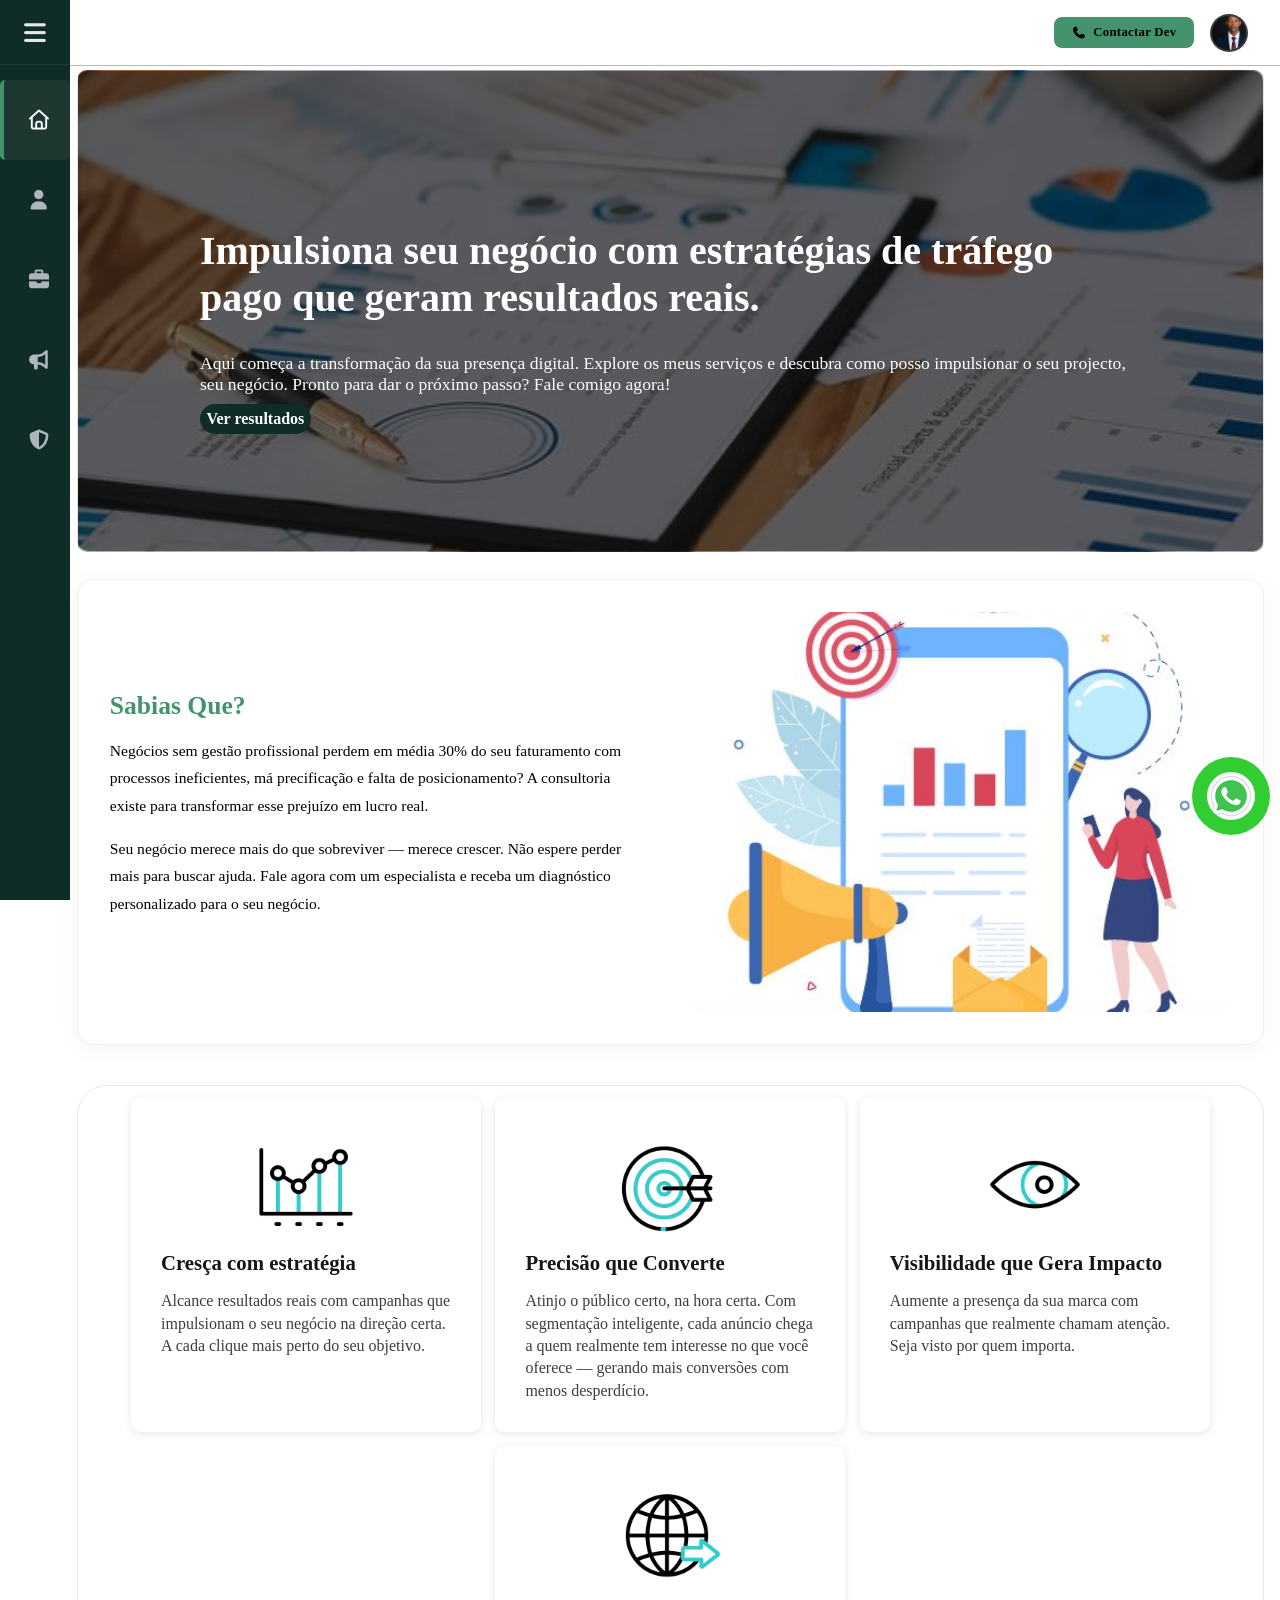
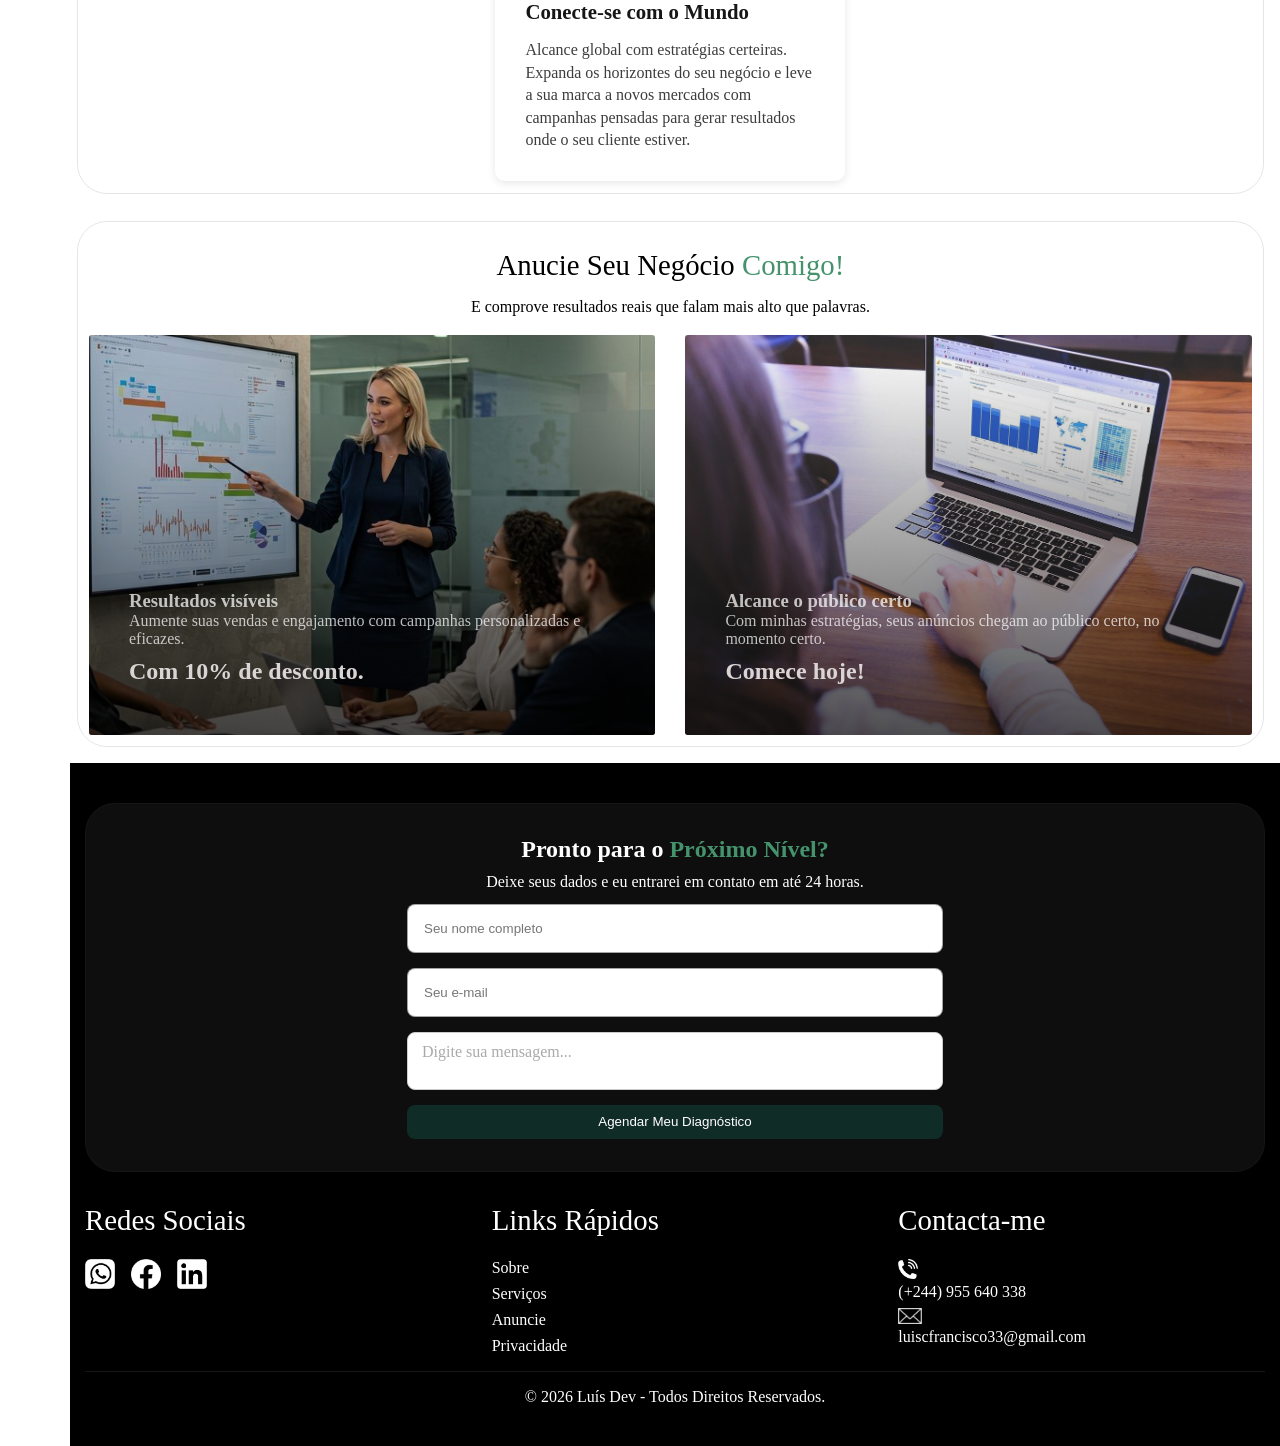
<file: index.html>
<!DOCTYPE html>
<html lang="pt">
<head>
  <meta charset="UTF-8"/>
  <meta name="viewport" content="width=device-width, initial-scale=1.0"/>
  <title>Home - Luís Dev</title>
  <link rel="stylesheet" href="https://cdnjs.cloudflare.com/ajax/libs/font-awesome/6.5.0/css/all.min.css"/>
  <link rel="stylesheet" href="css/styles.css">
  <link rel="stylesheet" href="css01/all.min.css">
  <link rel="stylesheet" href="css01/fontawesome.min.css">
  <link rel="stylesheet" href="css/lateral.css">
</head>
<body>

<header>

  <!-- Logo -->
  <a href="index.html" class="hdr-logo">Luís <span>C.</span> Francisco</a>

  <!-- Direita -->
  <div class="hdr-right">
    <a href="#contacto" class="hdr-cta">
      <i class="fa-solid fa-phone"></i> Contactar Dev
    </a>

    <!-- Avatar -->
    <div class="profile-wrapper">
      <button class="profile-btn" id="profileTrigger" aria-label="Menu de perfil">
        <img
          src="imag/perfil.PNG"
          alt="Foto de perfil"
          onerror="this.style.display='none'"
        />
      </button>

      <!-- Dialog -->
      <div class="profile-dialog" id="profileDialog" role="dialog" aria-label="Menu de perfil">

        <!-- Cabeçalho -->
        <div class="dlg-head">
          <img
            class="dlg-photo"
            src="imag/Perfil_Oficiall.PNG"
            alt="Foto de perfil"
            onerror="this.style.display='none'"
          />
          <div class="dlg-info">
            <h4>Luís Francisco</h4>
            <p>luiscfrancisco33@gmail.com</p>
            <div class="dlg-badge">
              <i class="fa-solid fa-circle"></i>
              Gestor de Anúncios
            </div>
          </div>
        </div>

        <!-- Stats -->
        <div class="dlg-stats">
          <div class="dlg-stat">
            <strong>24</strong>
            <span>Anúncios</span>
          </div>
          <div class="dlg-stat">
            <strong>1.2k</strong>
            <span>Clientes</span>
          </div>
          <div class="dlg-stat">
            <strong>98%</strong>
            <span>Satisfação</span>
          </div>
        </div>

        <!-- Menu -->
        <ul class="dlg-menu">
          <li>
            <a href="profile-header.html">
              <i class="fa-solid fa-user dlg-icon"></i>
              Meu Perfil
            </a>
          </li>
          <li>
            <a href="#" style="cursor: no-drop;">
              <i class="fa-solid fa-chart-line dlg-icon"></i>
              Painel de Controlo
            </a>
          </li>
          <li>
            <a href="anuncio.html" style="cursor: no-drop;">
              <i class="fa-solid fa-bullhorn dlg-icon"></i>
              Meus Anúncios
            </a>
          </li>
          <li>
            <a href="#" style="cursor: no-drop;">
              <i class="fa-solid fa-bell dlg-icon"></i>
              Notificações
              <span class="notif-badge">3</span>
            </a>
          </li>
          <div class="dlg-sep"></div>
          <li>
            <a href="privacidade.html">
              <i class="fa-solid fa-shield-halved dlg-icon"></i>
              Política de Privacidade
            </a>
          </li>
          <li>
            <a href="#" style="cursor: no-drop;">
              <i class="fa-solid fa-gear dlg-icon"></i>
              Configurações
            </a>
          </li>
          <div class="dlg-sep"></div>
          <li>
            <button class="dlg-logout" style="cursor: no-drop;">
              <i class="fa-solid fa-arrow-right-from-bracket dlg-icon"></i>
              Terminar Sessão
            </button>
          </li>
        </ul>

      </div>
    </div>
  </div>

</header>

<!-- Menu Lateral -->
<nav class="sidebar" id="sidebar">
        <div class="menu-btn" id="btn-toggle">
            <i class="fas fa-bars"></i>
        </div>
        
        <ul class="nav-list">
            <li class="nav-item">
                <a href="index.html" class="nav-link active">
                    <i class="fas fa-house"></i>
                    <span>Home</span>
                </a>
            </li>
            <li class="nav-item">
                <a href="sobre.html" class="nav-link">
                    <i class="fas fa-user"></i>
                    <span>Sobre</span>
                </a>
            </li>
            <li class="nav-item">
                <a href="serviços.html" class="nav-link">
                    <i class="fas fa-briefcase"></i>
                    <span>Serviços</span>
                </a>
            </li>
            <li class="nav-item">
                <a href="anuncio.html" class="nav-link">
                    <i class="fas fa-bullhorn"></i>
                    <span>Anucie</span>
                </a>
            </li>
            <li class="nav-item">
                <a href="privacidade.html" class="nav-link">
                    <i class="fa-solid fa-shield-halved"></i>
                    <span>Privacidade</span>
                </a>
            </li>
        </ul>
</nav>

<main>

  <section style="background-image: url(imag/fundo.1.JPG);" class="home"> <!--Abertura da primeira seção-->
  <div class="container-home">
      <div class="content-home">
       <h1>
          Impulsiona seu negócio com estratégias de tráfego pago que geram resultados reais.
        </h1>
        <p>
         Aqui começa a transformação da sua presença digital. Explore os meus serviços e descubra como posso impulsionar o seu projecto, seu negócio. Pronto para dar o próximo passo? Fale comigo agora!
        </p>

        <a href="#cases" class="btn">
          Ver resultados
        </a>
        
    </div>
  </div>
  </div>
  </section> <!--Fechamento da primeira seção-->

      <!-- Sobre Section -->
    <section class="about-section">
      <div class="about-text">
        <h2>Sabias Que?</h2>
        <p>Negócios sem gestão profissional perdem em média 30% do seu faturamento com processos ineficientes, má precificação e falta de posicionamento? A consultoria existe para transformar esse prejuízo em lucro real.</p>

        <p>
          Seu negócio merece mais do que sobreviver — merece crescer.
          Não espere perder mais para buscar ajuda. Fale agora com um especialista e receba um diagnóstico personalizado para o seu negócio.
        </p>

      </div> 

      <div class="about-image">
        <img src="imag/Imagem 01.jpg" alt="Luis Francisco">
      </div>
    </section>

  <section class="section-card"><!--Abertura da segunda seção-->
  <div class="container-icon">

    <div class="service-card">
    <div class="service-icon">
      <img src="imag/line-chart.gif" alt="icon animado" class="icon-animado">
    </div>
    <h3>Cresça com estratégia </h3>
    <p>Alcance resultados reais com campanhas que impulsionam o seu negócio na direção certa. A cada clique mais perto do seu objetivo. </p>
   </div>

    <div class="service-card">
    <div class="service-icon"><img src="imag/target.gif" alt="icon animado" class="icon-animado">
    </div>
    <h3>Precisão que Converte</h3>
    
      <p>Atinjo o público certo, na hora certa. Com segmentação inteligente, cada anúncio chega a quem realmente tem interesse no que você oferece — gerando mais conversões com menos desperdício. 
      </p>
    </div>

    <div class="service-card">
    <div class="service-icon"><img src="imag/view.gif" alt="icon animado" class="icon-animado"></div>
    <h3>Visibilidade que Gera Impacto</h3>
    <p>Aumente a presença da sua marca com campanhas que realmente chamam atenção. Seja visto por quem importa.</p>
    </div>
    
    <div class="service-card">
    <div class="service-icon"><img src="imag/worldwide.gif" alt="icon animado" class="icon-animado"></div>
    <h3>Conecte-se com o Mundo</h3>
          <p>Alcance global com estratégias certeiras. Expanda os horizontes do seu negócio e leve a sua marca a novos mercados com campanhas pensadas para gerar resultados onde o seu cliente estiver.</p>
    </div>
  </div>
  </section> <!--Fechamento da segunda seção-->

<!-- ─── Portfólio (Cases) ────────────────────────────────── -->
<section class="section-port" id="cases">

  <!-- Cabeçalho -->
  <div class="reveal" style="text-align: center; padding: 1rem;">
    <h2 style="margin-bottom: 0.8rem; font-size: 1.8rem; font-weight: 500;">
      Anucie Seu Negócio <span style="color: #45936c;">Comigo!</span>
    </h2>
    <p style="color: #000; padding: 0.2rem;">
      E comprove resultados reais que falam mais alto que palavras.
    </p>
  </div>

  <!-- Grid de cards -->
  <div class="portfolio-grid">

    <!-- Case 1 -->
    <div class="case-card reveal">
      <img src="imag/anuncio.2.JPG" class="case-img" alt="Case Ecommerce">
      <div class="case-overlay">
        <h3>Resultados visíveis</h3>
        <p>Aumente suas vendas e engajamento com campanhas personalizadas e eficazes.</p>
        <div class="case-stat">Com 10% de desconto.</div>
      </div>
    </div>

    <!-- Case 2 -->
    <div class="case-card reveal" style="transition-delay: 0.2s;">
      <img src="imag/Imagem WhatsApp 2025-11-15 às 23.24.58_00b0b0be.jpg" class="case-img" alt="Case SaaS">
      <div class="case-overlay">
        <h3>Alcance o público certo</h3>
        <p>Com minhas estratégias, seus anúncios chegam ao público certo, no momento certo.</p>
        <div class="case-stat">Comece hoje!</div>
      </div>
    </div>

  </div>
</section>

</main>

<footer>

  <div class="formulario-contacto" id="contacto">
    <div style="text-align: center; max-width: 600px; margin: 0 auto; padding: 2rem;">
      <h2 class="contato-h2" style="margin-bottom: 0.3rem; color: #fff;">
        Pronto para o <span style="color: #45936c">Próximo Nível?</span>
      </h2>
      <p style=" margin-bottom: 0.5rem; color: #fff; font-weight: 400; padding: 0.3rem;">
        Deixe seus dados e eu entrarei em contato em até 24 horas.
      </p>

      <form
        action="https://formspree.io/f/xjgeqlyg"
        method="POST"
        id="contactForm" style="display: grid; gap: 15px;"
      >

        <input type="text" name="text" placeholder="Seu nome completo" required>
        
        <input type="email" name="email" placeholder="Seu e-mail" required>

      <textarea rows="2" name="message" placeholder="Digite sua mensagem..."></textarea>

        <button type="submit" class="btn_2 btn-primary">
          Agendar Meu Diagnóstico
        </button>
      </form>
    </div>
  </div>

  <div class="footer-container">
  <div class="footer-content ">
    <h1>Redes Sociais</h1>
    <div class="icones">
      <a href="https://wa.me/244955640338"><img src="imag/whatzapp-icon.png" alt="whatzapp-icon" /></a>

      <a href="https://www.facebook.com/luis.c.francisco.lcf"><img src="imag/facebook-icon.png" alt="facebook-icon" /></a>

      <a href="https://www.linkedin.com/in/luís-c-francisco"><img src="imag/linkedlin-icon.png" alt="linkedlin-icon"/> </a>      
    </div>
  </div>
  <div class="footer-content">
    <h1>Links Rápidos</h1>
    <ul>
      <li><a href="sobre.html">Sobre</a></li>
      <li><a href="serviços.html">Serviços</a></li>
      <li><a href="anuncio.html">Anuncie</a></li>
      <li><a href="privacidade.html">Privacidade</a></li>
    </ul>
  </div>

  <div class="footer-content ">
    <h1>Contacta-me</h1>
    <div class="footer-social">
      <img src="imag/phone-caling-icon.png" alt="phone-icon" width="20px" />
      <p>(+244) 955 640 338</p>
      <img src="imag/email-icon.png" alt="email-icon" width="24px" />
      <p>luiscfrancisco33@gmail.com</p>
    </div>
  </div>
  </div>
    
  <div class="div-reservado">
    <P class="p-reservado">&copy; 2026 Luís Dev - Todos Direitos Reservados.</P>
  </div>

  <div class="div-reservado hiden">
    <p></p>
  </div>  
  
  <div class="div-reservado hiden">
    <p></p>
  </div>

</footer>

</div>
  <a href="https://wa.me/244955640338"><img src="imag/icons8-whatsapp.gif" alt="WhatsApp" class="btn-whatt"></a>
</div>

  <!-- Mobile Nav -->
  <nav class="mobile-nav">
    <ul>
      <li class="active"><a href="index.html"><i class="fa-solid fa-house"></i><span>Home</span></a></li>
      <li><a href="sobre.html"><i class="fa-solid fa-user-tie"></i><span>Sobre</span></a></li>
      <li><a href="serviços.html"><i class="fa-solid fa-briefcase"></i><span>Serviços</span></a></li>
      <li><a href="anuncio.html"><i class="fa-solid fa-bullhorn"></i><span>Anuncie</span></a></li>
      <li><a href="privacidade.html"><i class="fa-solid fa-shield-halved"></i><span>Privacidade</span></a></li>
    </ul>
  </nav>


<script src="scrip/perfil.js"></script>
<script src="scrip/lateral.js"></script>

</body>
</html>
</file>
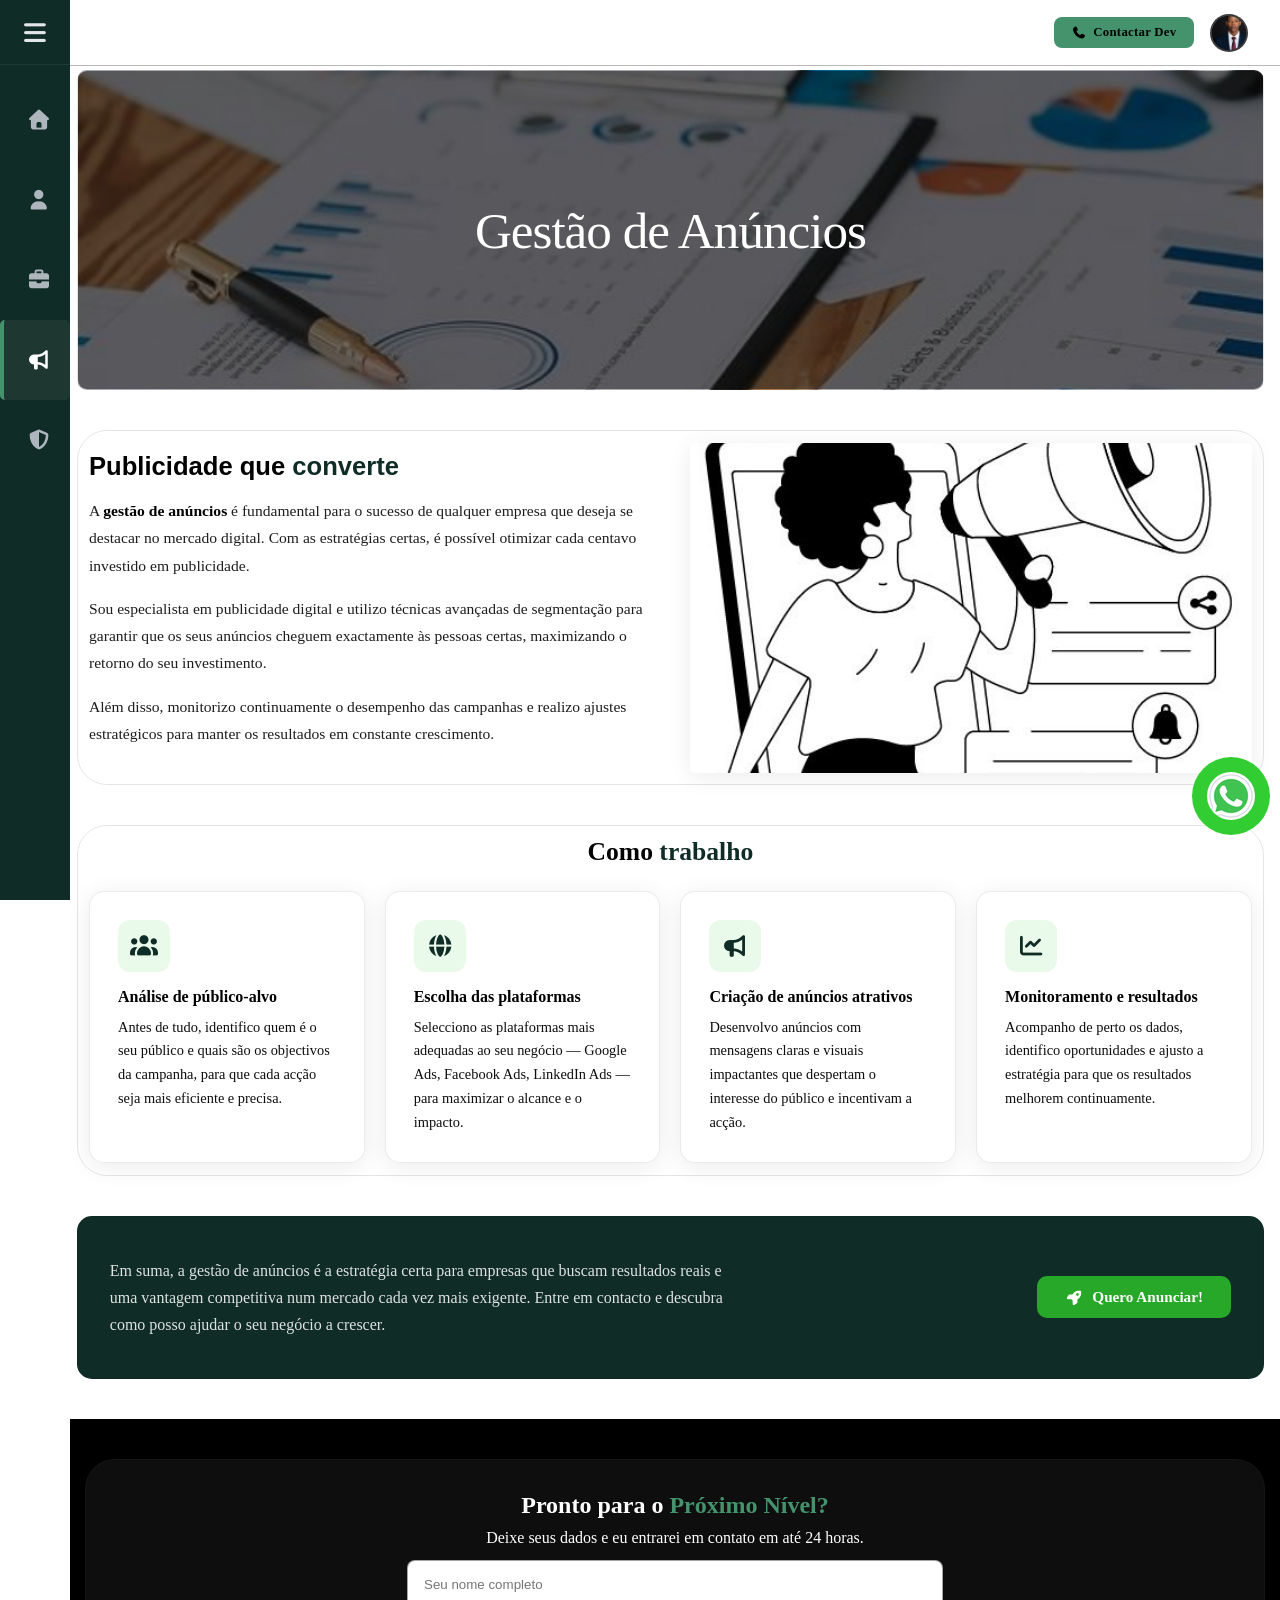
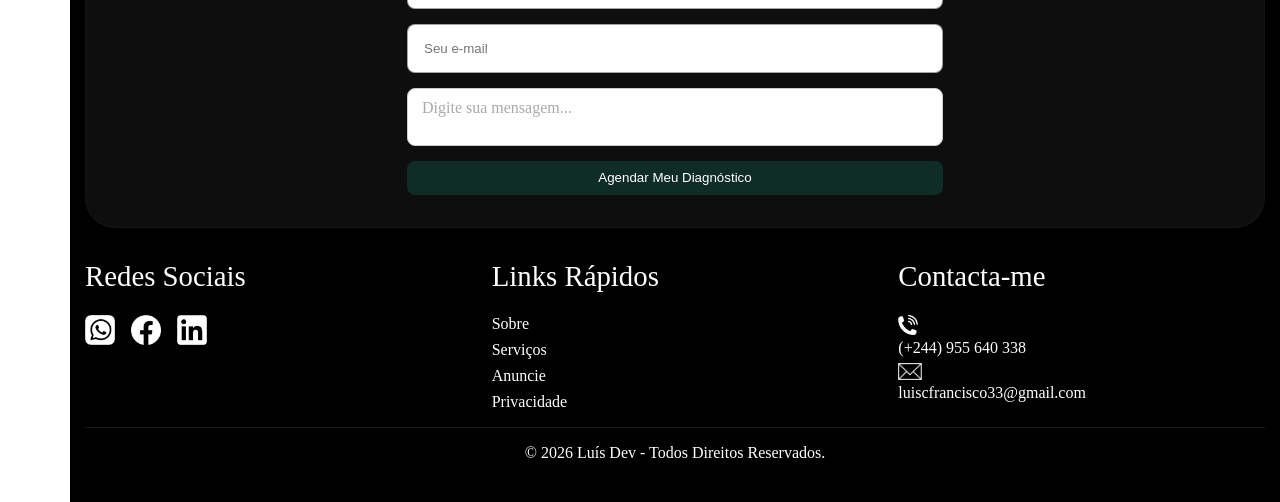
<file: anuncio.html>
<!DOCTYPE html>
<html lang="pt-br">
<head>
  <meta charset="UTF-8">
  <meta name="viewport" content="width=device-width, initial-scale=1.0">
  <title>Gestão de Anúncios — Luís Dev</title>
  <link rel="stylesheet" href="css/anuncie.css">
  <link rel="stylesheet" href="css/lateral.css">
  <link rel="stylesheet" href="css01/all.min.css">
  <link rel="stylesheet" href="css01/fontawesome.min.css">

</head>
<body>

<header>

  <!-- Logo -->
  <a href="index.html" class="hdr-logo">Luís <span>C.</span> Francisco</a>

  <!-- Direita -->
  <div class="hdr-right">
    <a href="#contacto" class="hdr-cta">
      <i class="fa-solid fa-phone"></i> Contactar Dev
    </a>

    <!-- Avatar -->
    <div class="profile-wrapper">
      <button class="profile-btn" id="profileTrigger" aria-label="Menu de perfil">
        <img
          src="imag/perfil.PNG"
          alt="Foto de perfil"
          onerror="this.style.display='none'"
        />
      </button>

      <!-- Dialog -->
      <div class="profile-dialog" id="profileDialog" role="dialog" aria-label="Menu de perfil">

        <!-- Cabeçalho -->
        <div class="dlg-head">
          <img
            class="dlg-photo"
            src="imag/Perfil_Oficiall.PNG"
            alt="Foto de perfil"
            onerror="this.style.display='none'"
          />
          <div class="dlg-info">
            <h4>Luís Francisco</h4>
            <p>luiscfrancisco33@gmail.com</p>
            <div class="dlg-badge">
              <i class="fa-solid fa-circle"></i>
              Gestor de Anúncios
            </div>
          </div>
        </div>

        <!-- Stats -->
        <div class="dlg-stats">
          <div class="dlg-stat">
            <strong>24</strong>
            <span>Anúncios</span>
          </div>
          <div class="dlg-stat">
            <strong>1.2k</strong>
            <span>Clientes</span>
          </div>
          <div class="dlg-stat">
            <strong>98%</strong>
            <span>Satisfação</span>
          </div>
        </div>

        <!-- Menu -->
        <ul class="dlg-menu">
          <li>
            <a href="profile-header.html">
              <i class="fa-solid fa-user dlg-icon"></i>
              Meu Perfil
            </a>
          </li>
          <li>
            <a href="#" style="cursor: no-drop;">
              <i class="fa-solid fa-chart-line dlg-icon"></i>
              Painel de Controlo
            </a>
          </li>
          <li>
            <a href="anuncio.html" style="cursor: no-drop;">
              <i class="fa-solid fa-bullhorn dlg-icon"></i>
              Meus Anúncios
            </a>
          </li>
          <li>
            <a href="#" style="cursor: no-drop;">
              <i class="fa-solid fa-bell dlg-icon"></i>
              Notificações
              <span class="notif-badge">3</span>
            </a>
          </li>
          <div class="dlg-sep"></div>
          <li>
            <a href="privacidade.html">
              <i class="fa-solid fa-shield-halved dlg-icon"></i>
              Política de Privacidade
            </a>
          </li>
          <li>
            <a href="#" style="cursor: no-drop;">
              <i class="fa-solid fa-gear dlg-icon"></i>
              Configurações
            </a>
          </li>
          <div class="dlg-sep"></div>
          <li>
            <button class="dlg-logout" style="cursor: no-drop;">
              <i class="fa-solid fa-arrow-right-from-bracket dlg-icon"></i>
              Terminar Sessão
            </button>
          </li>
        </ul>

      </div>
    </div>
  </div>

</header>

<!-- Menu Lateral -->
<nav class="sidebar" id="sidebar">
        <div class="menu-btn" id="btn-toggle">
            <i class="fas fa-bars"></i>
        </div>
        
        <ul class="nav-list">
            <li class="nav-item">
                <a href="index.html" class="nav-link">
                    <i class="fas fa-house"></i>
                    <span>Home</span>
                </a>
            </li>
            <li class="nav-item">
                <a href="sobre.html" class="nav-link">
                    <i class="fas fa-user"></i>
                    <span>Sobre</span>
                </a>
            </li>
            <li class="nav-item">
                <a href="serviços.html" class="nav-link">
                    <i class="fas fa-briefcase"></i>
                    <span>Serviços</span>
                </a>
            </li>
            <li class="nav-item">
                <a href="anuncio.html" class="nav-link active">
                    <i class="fas fa-bullhorn"></i>
                    <span>Anucie</span>
                </a>
            </li>
            <li class="nav-item">
                <a href="privacidade.html" class="nav-link">
                    <i class="fa-solid fa-shield-halved"></i>
                    <span>Privacidade</span>
                </a>
            </li>
        </ul>
</nav>

  <!-- ─── Main ───────────────────────────────────────── -->
  <main>

    <!-- Hero -->
    <section class="hero" style="background-image: url(imag/fundo.1.JPG);">
      <div class="hero-content">
        <h1>Gestão de Anúncios</h1>
      </div>
    </section>

    <!-- Intro -->
    <section class="intro-section">
      <div class="intro-text">
        <h2>Publicidade que <span style="color: #102C26;">converte</span></h2>
        <p>A <strong>gestão de anúncios</strong> é fundamental para o sucesso de qualquer empresa que deseja se destacar no mercado digital. Com as estratégias certas, é possível otimizar cada centavo investido em publicidade.</p>
        <p>Sou especialista em publicidade digital e utilizo técnicas avançadas de segmentação para garantir que os seus anúncios cheguem exactamente às pessoas certas, maximizando o retorno do seu investimento.</p>
        <p>Além disso, monitorizo continuamente o desempenho das campanhas e realizo ajustes estratégicos para manter os resultados em constante crescimento.</p>
      </div>
      <div class="intro-image">
        <img src="imag/Imagem 02.jpg" alt="Gestão de Anúncios">
      </div>
    </section>

    <!-- Cards -->
    <section class="cards-section">
      <h2 class="section-title">Como <span>trabalho</span></h2>
      <div class="cards-grid">

        <div class="card">
          <div class="card-icon"><i class="fa-solid fa-users"></i></div>
          <h3>Análise de público-alvo</h3>
          <p>Antes de tudo, identifico quem é o seu público e quais são os objectivos da campanha, para que cada acção seja mais eficiente e precisa.</p>
        </div>

        <div class="card">
          <div class="card-icon"><i class="fa-solid fa-globe"></i></div>
          <h3>Escolha das plataformas</h3>
          <p>Selecciono as plataformas mais adequadas ao seu negócio — Google Ads, Facebook Ads, LinkedIn Ads — para maximizar o alcance e o impacto.</p>
        </div>

        <div class="card">
          <div class="card-icon"><i class="fa-solid fa-bullhorn"></i></div>
          <h3>Criação de anúncios atrativos</h3>
          <p>Desenvolvo anúncios com mensagens claras e visuais impactantes que despertam o interesse do público e incentivam a acção.</p>
        </div>

        <div class="card">
          <div class="card-icon"><i class="fa-solid fa-chart-line"></i></div>
          <h3>Monitoramento e resultados</h3>
          <p>Acompanho de perto os dados, identifico oportunidades e ajusto a estratégia para que os resultados melhorem continuamente.</p>
        </div>

      </div>
    </section>

    <!-- CTA -->
    <section class="cta-section">
      <div class="cta-text">
        <p>Em suma, a gestão de anúncios é a estratégia certa para empresas que buscam resultados reais e uma vantagem competitiva num mercado cada vez mais exigente. Entre em contacto e descubra como posso ajudar o seu negócio a crescer.</p>
      </div>
      <a href="#contacto" class="btn-cta">
        <i class="fa-solid fa-rocket"></i> Quero Anunciar!
      </a>
    </section>

  </main>

<footer>

  <div class="formulario-contacto" id="contacto">
    <div style="text-align: center; max-width: 600px; margin: 0 auto; padding: 2rem;">
      <h2 class="contato-h2" style="margin-bottom: 0.3rem; color: #fff;">
        Pronto para o <span style="color: #45936c">Próximo Nível?</span>
      </h2>
      <p style=" margin-bottom: 0.5rem; color: #fff; font-weight: 400; padding: 0.3rem;">
        Deixe seus dados e eu entrarei em contato em até 24 horas.
      </p>

      <form
        action="https://formspree.io/f/xjgeqlyg"
        method="POST"
        id="contactForm" style="display: grid; gap: 15px;"
      >

        <input type="text" name="text" placeholder="Seu nome completo" required>
        
        <input type="email" name="email" placeholder="Seu e-mail" required>

      <textarea rows="2" name="message" placeholder="Digite sua mensagem..."></textarea>

        <button type="submit" class="btn_2 btn-primary">
          Agendar Meu Diagnóstico
        </button>
      </form>
    </div>
  </div>

  <div class="footer-container">
  <div class="footer-content ">
    <h1>Redes Sociais</h1>
    <div class="icones">
      <a href="https://wa.me/244955640338"><img src="imag/whatzapp-icon.png" alt="whatzapp-icon" /></a>

      <a href="https://www.facebook.com/luis.c.francisco.lcf"><img src="imag/facebook-icon.png" alt="facebook-icon" /></a>

      <a href="https://www.linkedin.com/in/luís-c-francisco"><img src="imag/linkedlin-icon.png" alt="linkedlin-icon"/> </a>      
    </div>
  </div>

  <div class="footer-content">
    <h1>Links Rápidos</h1>
    <ul>
      <li><a href="sobre.html">Sobre</a></li>
      <li><a href="serviços.html">Serviços</a></li>
      <li><a href="anuncio.html">Anuncie</a></li>
      <li><a href="privacidade.html">Privacidade</a></li>
    </ul>
  </div>

  <div class="footer-content ">
    <h1>Contacta-me</h1>
    <div class="footer-social">
      <img src="imag/phone-caling-icon.png" alt="phone-icon" width="20px" />
      <p>(+244) 955 640 338</p>
      <img src="imag/email-icon.png" alt="email-icon" width="24px" />
      <p>luiscfrancisco33@gmail.com</p>
    </div>
  </div>
  </div>
    
  <div class="div-reservado">
    <P class="p-reservado">&copy; 2026 Luís Dev - Todos Direitos Reservados.</P>
  </div>

  <div class="div-reservado hiden">
    <p></p>
  </div>  
  
  <div class="div-reservado hiden">
    <p></p>
  </div>

</footer>

</div>
  <a href="https://wa.me/244955640338"><img src="imag/icons8-whatsapp.gif" alt="WhatsApp" class="btn-whatt"></a>
</div>

  <!-- Mobile Nav -->
  <nav class="mobile-nav">
    <ul>
      <li><a href="index.html"><i class="fa-solid fa-house"></i><span>Home</span></a></li>
      <li><a href="sobre.html"><i class="fa-solid fa-user-tie"></i><span>Sobre</span></a></li>
      <li><a href="serviços.html"><i class="fa-solid fa-briefcase"></i><span>Serviços</span></a></li>
      <li class="active"><a href="anuncio.html"><i class="fa-solid fa-bullhorn"></i><span>Anuncie</span></a></li>
      <li><a href="privacidade.html"><i class="fa-solid fa-shield-halved"></i><span>Privacidade</span></a></li>
    </ul>
  </nav>

  <script src="scrip/lateral.js"></script>
  <script src="scrip/perfil.js"></script>

</body>
</html>
</file>
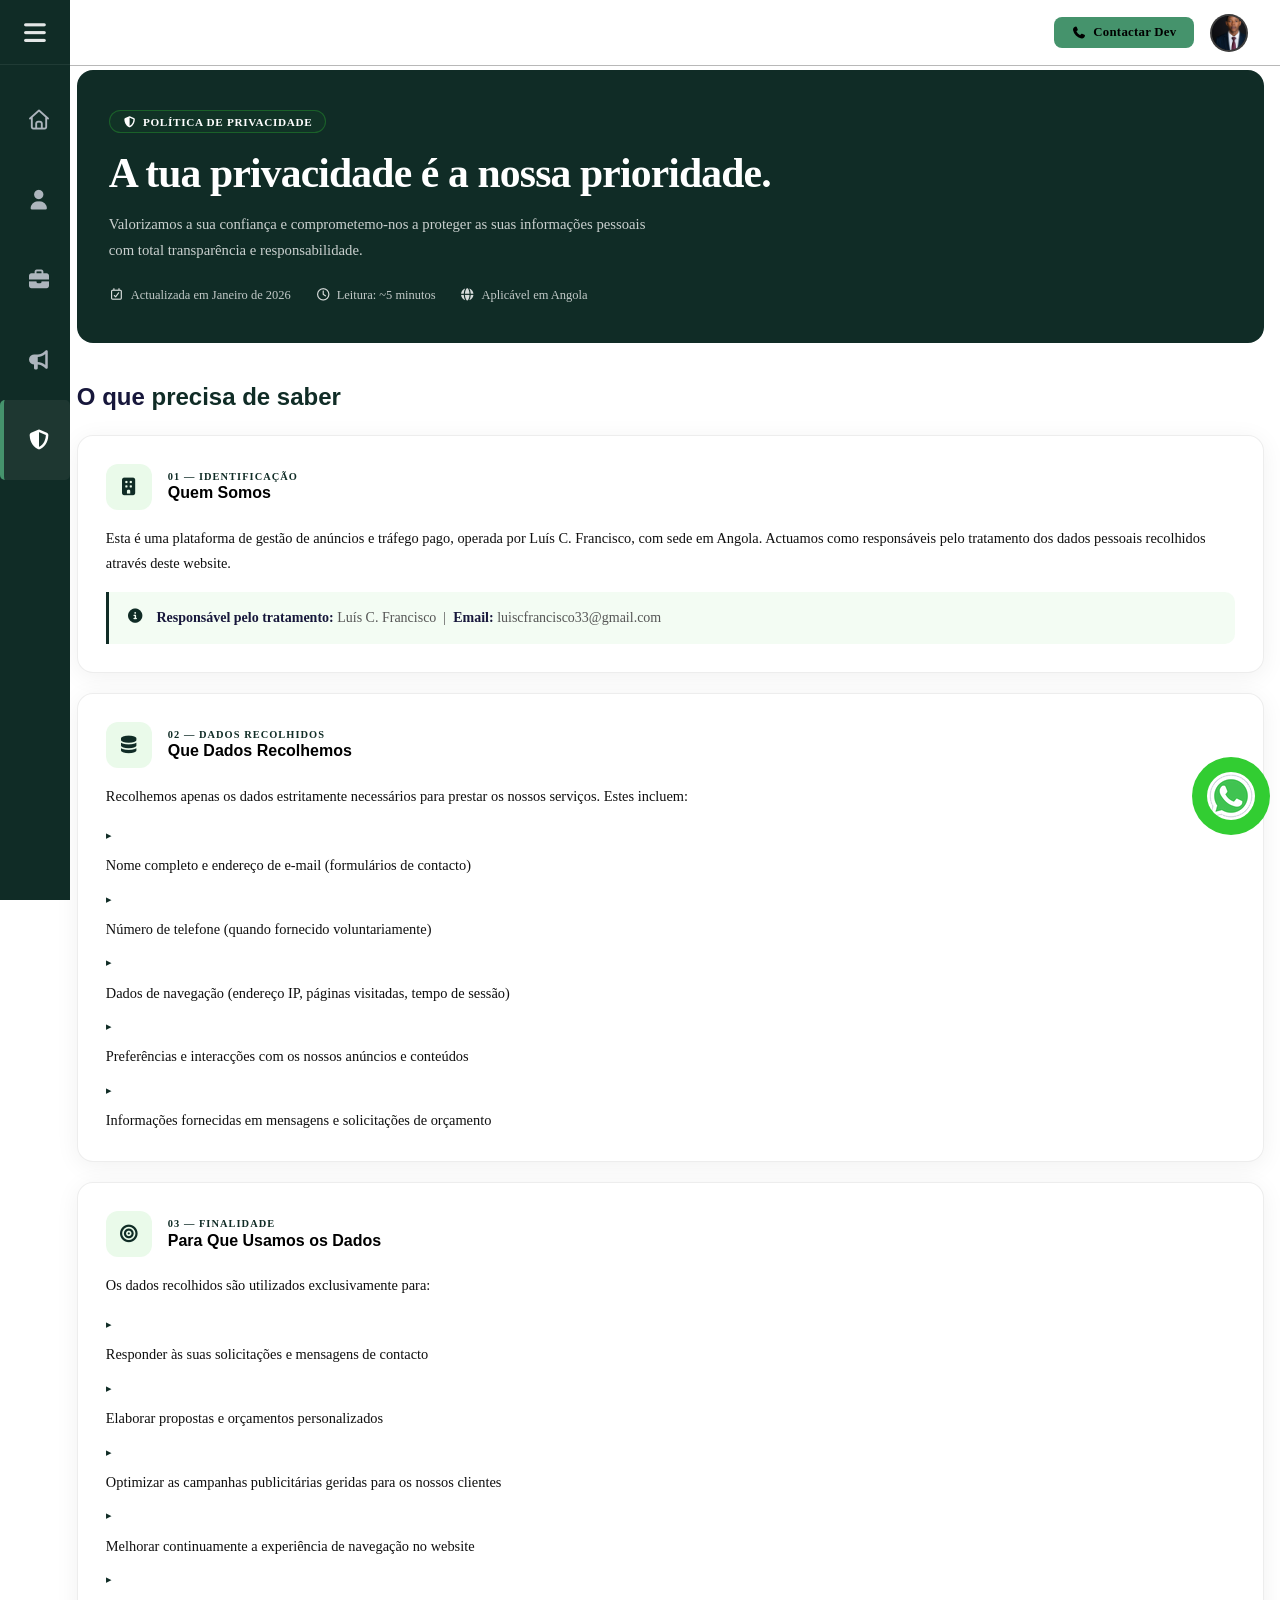
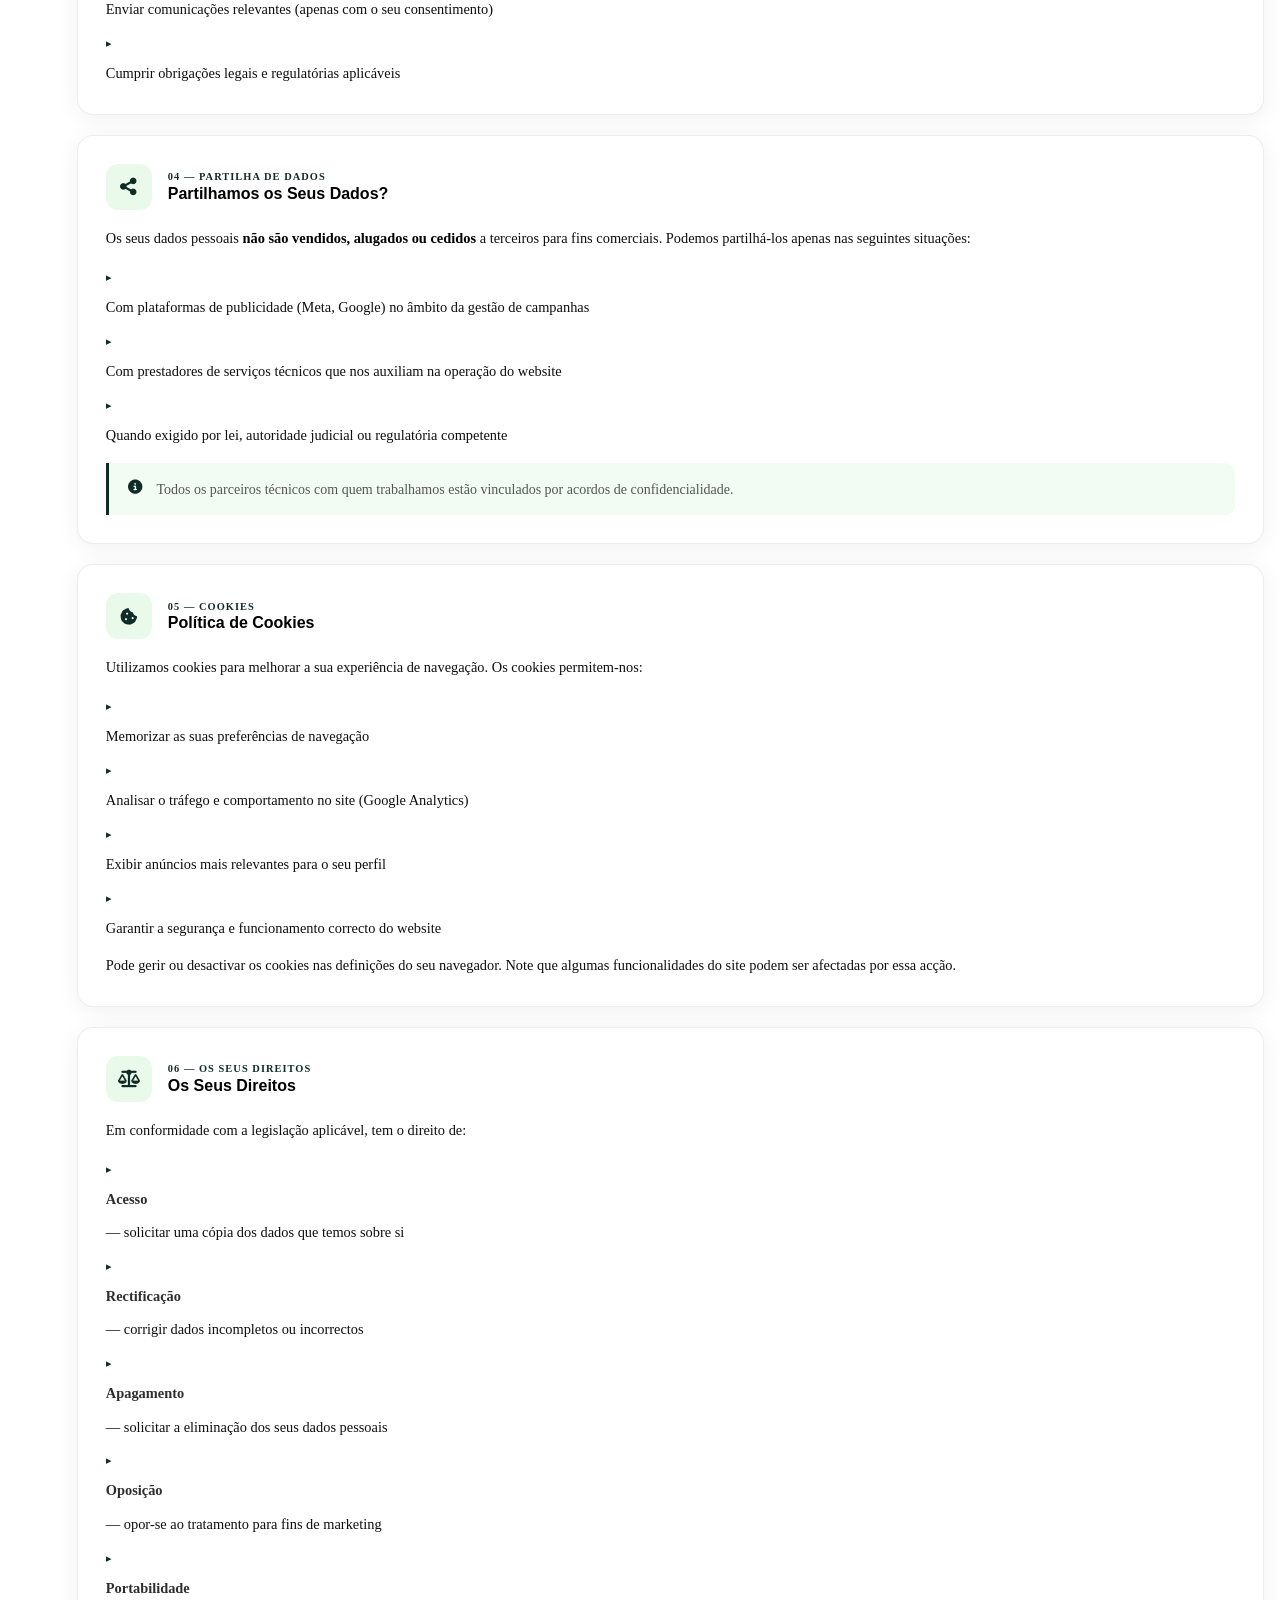
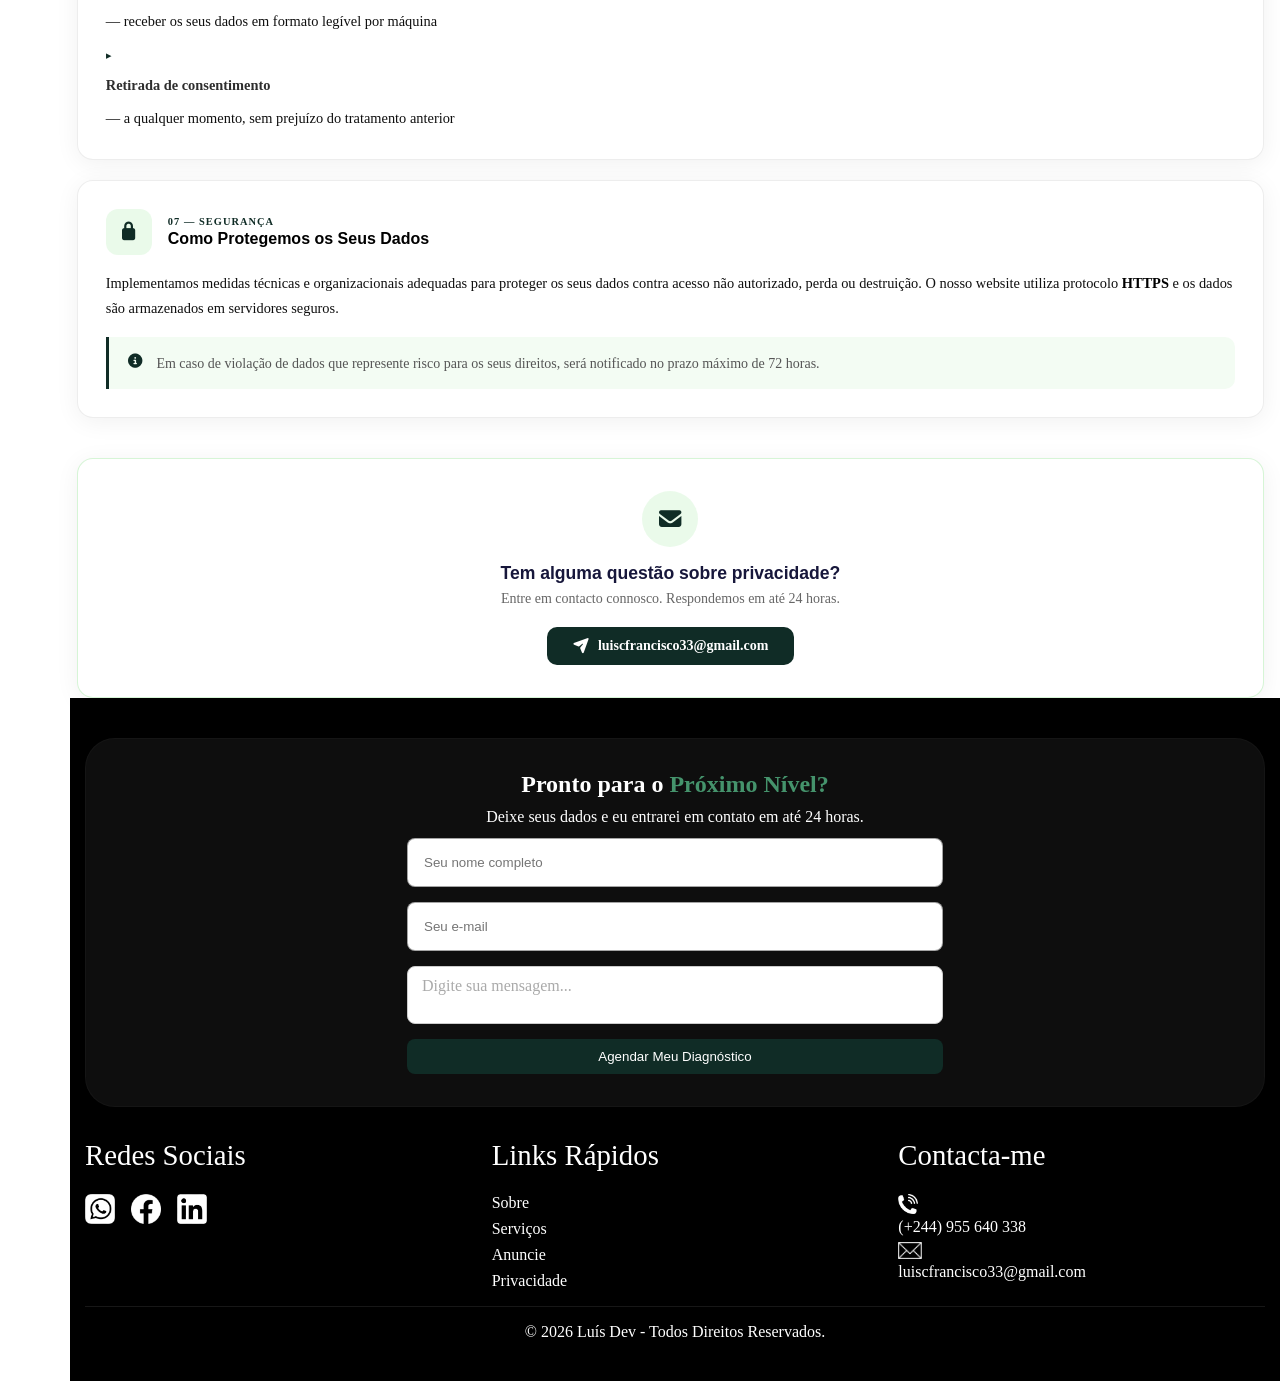
<file: privacidade.html>
<!DOCTYPE html>
<html lang="pt-br">
<head>
  <meta charset="UTF-8">
  <meta name="viewport" content="width=device-width, initial-scale=1.0">
  <title>Política de Privacidade — Luís Dev</title><link rel="stylesheet" href="css/politica.css">
  <link rel="stylesheet" href="css01/all.min.css">
  <link rel="stylesheet" href="css01/fontawesome.min.css">
  <link rel="stylesheet" href="css/lateral.css">
  <link rel="stylesheet" href="css/styles.css">

</head>
<body>

<header>

  <!-- Logo -->
  <a href="index.html" class="hdr-logo">Luís <span>C.</span> Francisco</a>

  <!-- Direita -->
  <div class="hdr-right">
    <a href="#contacto" class="hdr-cta">
      <i class="fa-solid fa-phone"></i> Contactar Dev
    </a>

    <!-- Avatar -->
    <div class="profile-wrapper">
      <button class="profile-btn" id="profileTrigger" aria-label="Menu de perfil">
        <img
          src="imag/perfil.PNG"
          alt="Foto de perfil"
          onerror="this.style.display='none'"
        />
      </button>

      <!-- Dialog -->
      <div class="profile-dialog" id="profileDialog" role="dialog" aria-label="Menu de perfil">

        <!-- Cabeçalho -->
        <div class="dlg-head">
          <img
            class="dlg-photo"
            src="imag/Perfil_Oficiall.PNG"
            alt="Foto de perfil"
            onerror="this.style.display='none'"
          />
          <div class="dlg-info">
            <h4>Luís Francisco</h4>
            <p>luiscfrancisco33@gmail.com</p>
            <div class="dlg-badge">
              <i class="fa-solid fa-circle"></i>
              Gestor de Anúncios
            </div>
          </div>
        </div>

        <!-- Stats -->
        <div class="dlg-stats">
          <div class="dlg-stat">
            <strong>24</strong>
            <span>Anúncios</span>
          </div>
          <div class="dlg-stat">
            <strong>1.2k</strong>
            <span>Clientes</span>
          </div>
          <div class="dlg-stat">
            <strong>98%</strong>
            <span>Satisfação</span>
          </div>
        </div>

        <!-- Menu -->
        <ul class="dlg-menu">
          <li>
            <a href="profile-header.html">
              <i class="fa-solid fa-user dlg-icon"></i>
              Meu Perfil
            </a>
          </li>
          <li>
            <a href="#" style="cursor: no-drop;">
              <i class="fa-solid fa-chart-line dlg-icon"></i>
              Painel de Controlo
            </a>
          </li>
          <li>
            <a href="anuncio.html" style="cursor: no-drop;">
              <i class="fa-solid fa-bullhorn dlg-icon"></i>
              Meus Anúncios
            </a>
          </li>
          <li>
            <a href="#" style="cursor: no-drop;">
              <i class="fa-solid fa-bell dlg-icon"></i>
              Notificações
              <span class="notif-badge">3</span>
            </a>
          </li>
          <div class="dlg-sep"></div>
          <li>
            <a href="privacidade.html">
              <i class="fa-solid fa-shield-halved dlg-icon"></i>
              Política de Privacidade
            </a>
          </li>
          <li>
            <a href="#" style="cursor: no-drop;">
              <i class="fa-solid fa-gear dlg-icon"></i>
              Configurações
            </a>
          </li>
          <div class="dlg-sep"></div>
          <li>
            <button class="dlg-logout" style="cursor: no-drop;">
              <i class="fa-solid fa-arrow-right-from-bracket dlg-icon"></i>
              Terminar Sessão
            </button>
          </li>
        </ul>
   

      </div>
    </div>
  </div>

</header>

<!-- Menu Lateral -->
<nav class="sidebar" id="sidebar">
        <div class="menu-btn" id="btn-toggle">
            <i class="fas fa-bars"></i>
        </div>
        
        <ul class="nav-list">
            <li class="nav-item">
                <a href="index.html" class="nav-link">
                    <i class="fas fa-house"></i>
                    <span>Home</span>
                </a>
            </li>
            <li class="nav-item">
                <a href="sobre.html" class="nav-link">
                    <i class="fas fa-user"></i>
                    <span>Sobre</span>
                </a>
            </li>
            <li class="nav-item">
                <a href="serviços.html" class="nav-link">
                    <i class="fas fa-briefcase"></i>
                    <span>Serviços</span>
                </a>
            </li>
            <li class="nav-item">
                <a href="anuncio.html" class="nav-link">
                    <i class="fas fa-bullhorn"></i>
                    <span>Anucie</span>
                </a>
            </li>
            <li class="nav-item">
                <a href="privacidade.html" class="nav-link active">
                    <i class="fa-solid fa-shield-halved"></i>
                    <span>Privacidade</span>
                </a>
            </li>
        </ul>
</nav>

  <!-- Main -->
  <main>

    <!-- Hero -->
    <div class="priv-hero">
      <div class="priv-tag"><i class="fa-solid fa-shield-halved"></i> Política de Privacidade</div>
      <h1>A tua privacidade é a nossa prioridade.</h1>
      <p>Valorizamos a sua confiança e comprometemo-nos a proteger as suas informações pessoais com total transparência e responsabilidade.</p>
      <div class="priv-meta">
        <span><i class="fa-solid fa-calendar-check"></i> Actualizada em Janeiro de 2026</span>
        <span><i class="fa-solid fa-clock"></i> Leitura: ~5 minutos</span>
        <span><i class="fa-solid fa-globe"></i> Aplicável em Angola</span>
      </div>
    </div>

    <!-- Título -->
    <h2 class="section-title">O que <span>precisa de saber</span></h2>

    <!-- Cards de política -->
    <div class="policy-grid">

      <!-- 01 -->
      <div class="policy-card">
        <div class="card-head">
          <div class="card-icon"><i class="fa-solid fa-building"></i></div>
          <div class="card-meta">
            <span class="card-num">01 — Identificação</span>
            <h2>Quem Somos</h2>
          </div>
        </div>
        <p>Esta é uma plataforma de gestão de anúncios e tráfego pago, operada por Luís C. Francisco, com sede em Angola. Actuamos como responsáveis pelo tratamento dos dados pessoais recolhidos através deste website.</p>
        <div class="highlight-box">
          <i class="fa-solid fa-circle-info"></i>
          <p><strong>Responsável pelo tratamento:</strong> Luís C. Francisco &nbsp;|&nbsp; <strong>Email:</strong> luiscfrancisco33@gmail.com</p>
        </div>
      </div>

      <!-- 02 -->
      <div class="policy-card">
        <div class="card-head">
          <div class="card-icon"><i class="fa-solid fa-database"></i></div>
          <div class="card-meta">
            <span class="card-num">02 — Dados Recolhidos</span>
            <h2>Que Dados Recolhemos</h2>
          </div>
        </div>
        <p>Recolhemos apenas os dados estritamente necessários para prestar os nossos serviços. Estes incluem:</p>
        <ul>
          <li>Nome completo e endereço de e-mail (formulários de contacto)</li>
          <li>Número de telefone (quando fornecido voluntariamente)</li>
          <li>Dados de navegação (endereço IP, páginas visitadas, tempo de sessão)</li>
          <li>Preferências e interacções com os nossos anúncios e conteúdos</li>
          <li>Informações fornecidas em mensagens e solicitações de orçamento</li>
        </ul>
      </div>

      <!-- 03 -->
      <div class="policy-card">
        <div class="card-head">
          <div class="card-icon"><i class="fa-solid fa-bullseye"></i></div>
          <div class="card-meta">
            <span class="card-num">03 — Finalidade</span>
            <h2>Para Que Usamos os Dados</h2>
          </div>
        </div>
        <p>Os dados recolhidos são utilizados exclusivamente para:</p>
        <ul>
          <li>Responder às suas solicitações e mensagens de contacto</li>
          <li>Elaborar propostas e orçamentos personalizados</li>
          <li>Optimizar as campanhas publicitárias geridas para os nossos clientes</li>
          <li>Melhorar continuamente a experiência de navegação no website</li>
          <li>Enviar comunicações relevantes (apenas com o seu consentimento)</li>
          <li>Cumprir obrigações legais e regulatórias aplicáveis</li>
        </ul>
      </div>

      <!-- 04 -->
      <div class="policy-card">
        <div class="card-head">
          <div class="card-icon"><i class="fa-solid fa-share-nodes"></i></div>
          <div class="card-meta">
            <span class="card-num">04 — Partilha de Dados</span>
            <h2>Partilhamos os Seus Dados?</h2>
          </div>
        </div>
        <p>Os seus dados pessoais <strong>não são vendidos, alugados ou cedidos</strong> a terceiros para fins comerciais. Podemos partilhá-los apenas nas seguintes situações:</p>
        <ul>
          <li>Com plataformas de publicidade (Meta, Google) no âmbito da gestão de campanhas</li>
          <li>Com prestadores de serviços técnicos que nos auxiliam na operação do website</li>
          <li>Quando exigido por lei, autoridade judicial ou regulatória competente</li>
        </ul>
        <div class="highlight-box">
          <i class="fa-solid fa-circle-info"></i>
          <p>Todos os parceiros técnicos com quem trabalhamos estão vinculados por acordos de confidencialidade.</p>
        </div>
      </div>

      <!-- 05 -->
      <div class="policy-card">
        <div class="card-head">
          <div class="card-icon"><i class="fa-solid fa-cookie-bite"></i></div>
          <div class="card-meta">
            <span class="card-num">05 — Cookies</span>
            <h2>Política de Cookies</h2>
          </div>
        </div>
        <p>Utilizamos cookies para melhorar a sua experiência de navegação. Os cookies permitem-nos:</p>
        <ul>
          <li>Memorizar as suas preferências de navegação</li>
          <li>Analisar o tráfego e comportamento no site (Google Analytics)</li>
          <li>Exibir anúncios mais relevantes para o seu perfil</li>
          <li>Garantir a segurança e funcionamento correcto do website</li>
        </ul>
        <p style="margin-top: 0.75rem;">Pode gerir ou desactivar os cookies nas definições do seu navegador. Note que algumas funcionalidades do site podem ser afectadas por essa acção.</p>
      </div>

      <!-- 06 -->
      <div class="policy-card">
        <div class="card-head">
          <div class="card-icon"><i class="fa-solid fa-scale-balanced"></i></div>
          <div class="card-meta">
            <span class="card-num">06 — Os Seus Direitos</span>
            <h2>Os Seus Direitos</h2>
          </div>
        </div>
        <p>Em conformidade com a legislação aplicável, tem o direito de:</p>
        <ul>
          <li><strong>Acesso</strong> — solicitar uma cópia dos dados que temos sobre si</li>
          <li><strong>Rectificação</strong> — corrigir dados incompletos ou incorrectos</li>
          <li><strong>Apagamento</strong> — solicitar a eliminação dos seus dados pessoais</li>
          <li><strong>Oposição</strong> — opor-se ao tratamento para fins de marketing</li>
          <li><strong>Portabilidade</strong> — receber os seus dados em formato legível por máquina</li>
          <li><strong>Retirada de consentimento</strong> — a qualquer momento, sem prejuízo do tratamento anterior</li>
        </ul>
      </div>

      <!-- 07 -->
      <div class="policy-card">
        <div class="card-head">
          <div class="card-icon"><i class="fa-solid fa-lock"></i></div>
          <div class="card-meta">
            <span class="card-num">07 — Segurança</span>
            <h2>Como Protegemos os Seus Dados</h2>
          </div>
        </div>
        <p>Implementamos medidas técnicas e organizacionais adequadas para proteger os seus dados contra acesso não autorizado, perda ou destruição. O nosso website utiliza protocolo <strong>HTTPS</strong> e os dados são armazenados em servidores seguros.</p>
        <div class="highlight-box">
          <i class="fa-solid fa-circle-info"></i>
          <p>Em caso de violação de dados que represente risco para os seus direitos, será notificado no prazo máximo de 72 horas.</p>
        </div>
      </div>

    </div>

    <!-- Contact Card -->
    <div class="contact-card">
      <div class="contact-card-icon">
        <i class="fa-solid fa-envelope"></i>
      </div>
      <h3>Tem alguma questão sobre privacidade?</h3>
      <p>Entre em contacto connosco. Respondemos em até 24 horas.</p>
      <a href="mailto:luiscfrancisco33@gmail.com">
        <i class="fa-solid fa-paper-plane"></i>
        luiscfrancisco33@gmail.com
      </a>
    </div>

  </main>

<footer>

  <div class="formulario-contacto" id="contacto">
    <div style="text-align: center; max-width: 600px; margin: 0 auto; padding: 2rem;">
      <h2 class="contato-h2" style="margin-bottom: 0.3rem; color: #fff;">
        Pronto para o <span style="color: #45936c">Próximo Nível?</span>
      </h2>
      <p style=" margin-bottom: 0.5rem; color: #fff; font-weight: 400; padding: 0.3rem;">
        Deixe seus dados e eu entrarei em contato em até 24 horas.
      </p>

      <form
        action="https://formspree.io/f/xjgeqlyg"
        method="POST"
        id="contactForm" style="display: grid; gap: 15px;"
      >

        <input type="text" name="text" placeholder="Seu nome completo" required>
        
        <input type="email" name="email" placeholder="Seu e-mail" required>

      <textarea rows="2" name="message" placeholder="Digite sua mensagem..."></textarea>

        <button type="submit" class="btn_2 btn-primary">
          Agendar Meu Diagnóstico
        </button>
      </form>
    </div>
  </div>

  <div class="footer-container">
  <div class="footer-content ">
    <h1>Redes Sociais</h1>
    <div class="icones">
      <a href="https://wa.me/244955640338"><img src="imag/whatzapp-icon.png" alt="whatzapp-icon" /></a>

      <a href="https://www.facebook.com/luis.c.francisco.lcf"><img src="imag/facebook-icon.png" alt="facebook-icon" /></a>

      <a href="https://www.linkedin.com/in/luís-c-francisco"><img src="imag/linkedlin-icon.png" alt="linkedlin-icon"/> </a>      
    </div>
  </div>

  <div class="footer-content">
    <h1>Links Rápidos</h1>
    <ul>
      <li><a href="sobre.html">Sobre</a></li>
      <li><a href="serviços.html">Serviços</a></li>
      <li><a href="anuncio.html">Anuncie</a></li>
      <li><a href="privacidade.html">Privacidade</a></li>
    </ul>
  </div>

  <div class="footer-content ">
    <h1>Contacta-me</h1>
    <div class="footer-social">
      <img src="imag/phone-caling-icon.png" alt="phone-icon" width="20px" />
      <p>(+244) 955 640 338</p>
      <img src="imag/email-icon.png" alt="email-icon" width="24px" />
      <p>luiscfrancisco33@gmail.com</p>
    </div>
  </div>
  </div>
    
  <div class="div-reservado">
    <P class="p-reservado">&copy; 2026 Luís Dev - Todos Direitos Reservados.</P>
  </div>

  <div class="div-reservado hiden">
    <p></p>
  </div>  
  
  <div class="div-reservado hiden">
    <p></p>
  </div>

</footer>

</div>
  <a href="https://wa.me/244955640338"><img src="imag/icons8-whatsapp.gif" alt="WhatsApp" class="btn-whatt"></a>
</div>

  <!-- Mobile Nav -->
  <nav class="mobile-nav">
    <ul>
      <li ><a href="index.html"><i class="fa-solid fa-house"></i><span>Home</span></a></li>
      <li><a href="sobre.html"><i class="fa-solid fa-user-tie"></i><span>Sobre</span></a></li>
      <li><a href="serviços.html"><i class="fa-solid fa-briefcase"></i><span>Serviços</span></a></li>
      <li><a href="anuncio.html"><i class="fa-solid fa-bullhorn"></i><span>Anuncie</span></a></li>
      <li class="active"><a href="privacidade.html"><i class="fa-solid fa-shield-halved"></i><span>Privacidade</span></a></li>
    </ul>
  </nav>

  <script src="scrip/lateral.js"></script>
  <script src="scrip/perfil.js"></script>

</body>
</html>
</file>
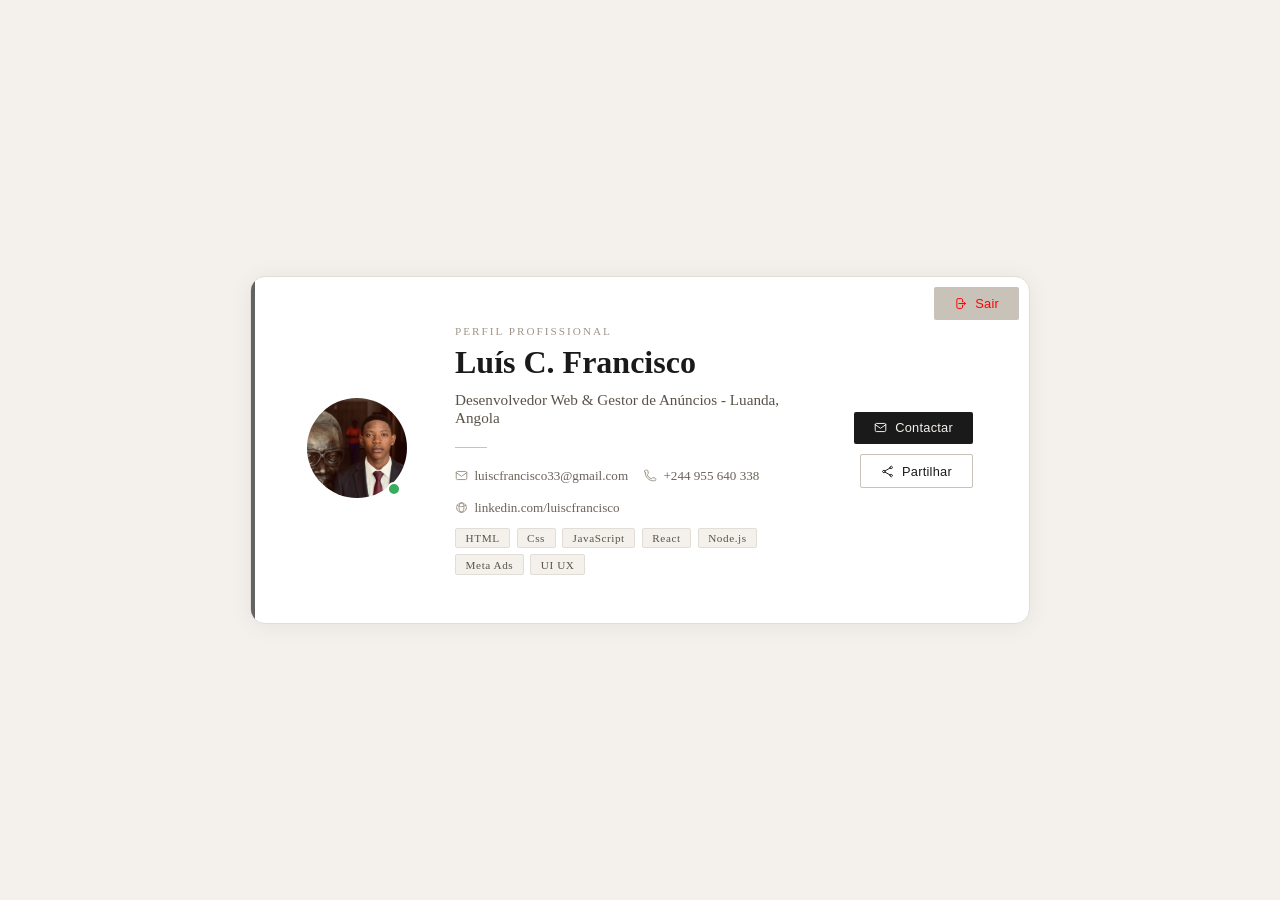
<file: profile-header.html>
<!DOCTYPE html>
<html lang="pt">
<head>
  <meta charset="UTF-8" />
  <meta name="viewport" content="width=device-width, initial-scale=1.0"/>
  <title>Perfil - Luís Dev</title>
  <style>
    *, *::before, *::after {
      box-sizing: border-box;
      margin: 0;
      padding: 0;
    }

    body {
      font-family: 'Segoe UI', Tahoma;
      background: #f4f1ec;
      min-height: 100vh;
      display: flex;
      align-items: center;
      justify-content: center;
      padding: 2rem;
    }

    header {
      background: #ffffff;
      border: 1px solid #e2ddd6;
      border-radius: 15px;
      max-width: 780px;
      width: 100%;
      padding: 3rem 3.5rem;
      display: flex;
      align-items: center;
      gap: 3rem;
      box-shadow: 0 2px 24px rgba(0,0,0,0.06);
      position: relative;
      overflow: hidden;
    }

    header::before {
      content: '';
      position: absolute;
      top: 0;
      left: 0;
      width: 4px;
      height: 100%;
      background: #1a1a1aad;
    }


    header a {
      color: red;
      background-color: #c8c2b8;

    }
 
    .fechar {
      position: absolute;
      top: 10px;
      right: 10px;
    }

    .avatar-wrapper {
      position: relative;
      flex-shrink: 0;
    }

    .avatar {
      width: 110px;
      height: 110px;
      border-radius: 50%;
      object-fit: cover;
      display: block;
      background: #e8e3db;
      border: 3px solid #1a1a1a;
      cursor: pointer;
      transition: transform 0.3s ease, box-shadow 0.3s ease;
    }

    .avatar:hover {
      transform: scale(1.04);
      box-shadow: 0 8px 24px rgba(0,0,0,0.15);
    }

    .avatar-initials {
      width: 110px;
      height: 110px;
      border-radius: 50%;
      background: #1a1a1a;
      display: flex;
      align-items: center;
      justify-content: center;
      font-family: 'Playfair Display', serif;
      font-size: 2rem;
      color: #f4f1ec;
      font-weight: 600;
      border: 3px solid #1a1a1a;
      cursor: pointer;
      transition: transform 0.3s ease, box-shadow 0.3s ease;
      user-select: none;
    }

    .avatar-initials:hover {
      transform: scale(1.04);
      box-shadow: 0 8px 24px rgba(0,0,0,0.15);
    }

    .status-dot {
      position: absolute;
      bottom: 6px;
      right: 6px;
      width: 14px;
      height: 14px;
      border-radius: 50%;
      background: #3aac5d;
      border: 2px solid #ffffff;
    }

    .info {
      flex: 1;
      display: flex;
      flex-direction: column;
      gap: 0.5rem;
    }

    .label {
      font-size: 0.7rem;
      letter-spacing: 0.18em;
      text-transform: uppercase;
      color: #9e9587;
      font-weight: 500;
    }

    h1 {
      font-size: 2rem;
      font-weight: 600;
      color: #1a1a1a;
      line-height: 1.1;
    }

    .role {
      font-size: 0.95rem;
      color: #5a5248;
      font-weight: 400;
      margin-top: 0.15rem;
    }

    .divider {
      width: 32px;
      height: 1px;
      background: #c8c2b8;
      margin: 0.75rem 0;
    }

    .meta {
      display: flex;
      flex-wrap: wrap;
      gap: 1rem;
    }

    .meta-item {
      display: flex;
      align-items: center;
      gap: 0.4rem;
      font-size: 0.82rem;
      color: #6b6359;
      font-weight: 400;
    }

    .meta-item svg {
      width: 13px;
      height: 13px;
      stroke: #9e9587;
      flex-shrink: 0;
    }

    .actions {
      display: flex;
      flex-direction: column;
      gap: 0.6rem;
      align-items: flex-end;
      flex-shrink: 0;
    }

    .btn {
      display: inline-flex;
      align-items: center;
      gap: 0.5rem;
      padding: 0.55rem 1.25rem;
      border-radius: 2px;
      font-family: 'DM Sans', sans-serif;
      font-size: 0.8rem;
      font-weight: 500;
      cursor: pointer;
      transition: all 0.2s ease;
      border: none;
      text-decoration: none;
      letter-spacing: 0.02em;
      white-space: nowrap;
    }

    .btn-primary {
      background: #1a1a1a;
      color: #f4f1ec;
    }

    .btn-primary:hover {
      background: #333333;
      transform: translateY(-1px);
    }

    .btn-secondary {
      background: transparent;
      color: #1a1a1a;
      border: 1px solid #c8c2b8;
    }

    .btn-secondary:hover {
      border-color: #1a1a1a;
      background: #f9f6f2;
      transform: translateY(-1px);
    }

    .btn svg {
      width: 13px;
      height: 13px;
    }

    .tags {
      display: flex;
      flex-wrap: wrap;
      gap: 0.4rem;
      margin-top: 0.25rem;
    }

    .tag {
      font-size: 0.7rem;
      padding: 0.2rem 0.6rem;
      background: #f4f1ec;
      color: #5a5248;
      border: 1px solid #e2ddd6;
      border-radius: 2px;
      letter-spacing: 0.05em;
      font-weight: 500;
    }

    .toast {
      position: fixed;
      bottom: 2rem;
      left: 50%;
      transform: translateX(-50%) translateY(80px);
      background: #1a1a1a;
      color: #f4f1ec;
      padding: 0.7rem 1.4rem;
      border-radius: 2px;
      font-size: 0.82rem;
      font-family: 'DM Sans', sans-serif;
      font-weight: 400;
      transition: transform 0.35s cubic-bezier(0.34, 1.56, 0.64, 1);
      z-index: 999;
      pointer-events: none;
    }

    .toast.show {
      transform: translateX(-50%) translateY(0);
    }

    @media (max-width: 600px) {
      header {
        flex-direction: column;
        padding: 2.5rem 2rem;
        gap: 1.75rem;
        text-align: center;
        align-items: center;
      }

      header::before {
        width: 100%;
        height: 4px;
      }

      .actions {
        flex-direction: row;
        align-items: center;
        flex-wrap: wrap;
        justify-content: center;
      }

      .meta {
        justify-content: center;
      }

      .tags {
        justify-content: center;
      }
    }

    .avatar-wrapper img{
      width: 100px;
      height: 100px;
      border-radius: 50%;
      object-fit: cover;
    }
  </style>
</head>
<body>

  <header>
    <div class="avatar-wrapper" id="avatarWrapper">
      <img src="imag/Perfil_Oficiall.PNG" alt="" class="Foto_Perfil">
      <span class="status-dot" title="Disponível"></span>
    </div>

    <div class="info">
      <span class="label">Perfil Profissional</span>
      <h1 id="nameEl">Luís C. Francisco</h1>
      <p class="role" id="roleEl">Desenvolvedor Web & Gestor de Anúncios - Luanda, Angola </p>
      <div class="divider"></div>
      <div class="meta">
        <span class="meta-item">
          <svg fill="none" stroke-width="1.8" viewBox="0 0 24 24" xmlns="http://www.w3.org/2000/svg">
            <path d="M21.75 6.75v10.5a2.25 2.25 0 01-2.25 2.25H4.5A2.25 2.25 0 012.25 17.25V6.75M21.75 6.75A2.25 2.25 0 0019.5 4.5H4.5A2.25 2.25 0 002.25 6.75M21.75 6.75l-9.75 6.75L2.25 6.75" stroke-linecap="round" stroke-linejoin="round"/>
          </svg>
          luiscfrancisco33@gmail.com
        </span>
        <span class="meta-item">
          <svg fill="none" stroke-width="1.8" viewBox="0 0 24 24" xmlns="http://www.w3.org/2000/svg">
            <path d="M2.25 6.75c0 8.284 6.716 15 15 15h2.25a2.25 2.25 0 002.25-2.25v-1.372c0-.516-.351-.966-.852-1.091l-4.423-1.106c-.44-.11-.902.055-1.173.417l-.97 1.293c-.282.376-.769.542-1.21.38a12.035 12.035 0 01-7.143-7.143c-.162-.441.004-.928.38-1.21l1.293-.97c.363-.271.527-.734.417-1.173L6.963 3.102a1.125 1.125 0 00-1.091-.852H4.5A2.25 2.25 0 002.25 6.75z" stroke-linecap="round" stroke-linejoin="round"/>
          </svg>
          +244 955 640 338
        </span>
        <span class="meta-item">
          <svg fill="none" stroke-width="1.8" viewBox="0 0 24 24" xmlns="http://www.w3.org/2000/svg">
            <path d="M12 21a9.004 9.004 0 008.716-6.747M12 21a9.004 9.004 0 01-8.716-6.747M12 21c2.485 0 4.5-4.03 4.5-9S14.485 3 12 3m0 18c-2.485 0-4.5-4.03-4.5-9S9.515 3 12 3m0 0a8.997 8.997 0 017.843 4.582M12 3a8.997 8.997 0 00-7.843 4.582m15.686 0A11.953 11.953 0 0112 10.5c-2.998 0-5.74-1.1-7.843-2.918m15.686 0A8.959 8.959 0 0121 12c0 .778-.099 1.533-.284 2.253M3.284 14.253A8.959 8.959 0 013 12c0-1.016.167-1.994.457-2.918" stroke-linecap="round" stroke-linejoin="round"/>
          </svg>
          linkedin.com/luiscfrancisco
        </span>
      </div>
      <div class="tags">
        <span class="tag">HTML</span>
        <span class="tag">Css</span>
        <span class="tag">JavaScript</span>
        <span class="tag">React</span>
        <span class="tag">Node.js</span>
        <span class="tag">Meta Ads</span>
        <span class="tag">UI UX</span>
      </div>
    </div>

    <div class="actions">
      <button class="btn btn-primary" onclick="handleContact()">
        <svg fill="none" stroke="currentColor" stroke-width="1.8" viewBox="0 0 24 24">
          <path d="M21.75 6.75v10.5a2.25 2.25 0 01-2.25 2.25H4.5A2.25 2.25 0 012.25 17.25V6.75M21.75 6.75A2.25 2.25 0 0019.5 4.5H4.5A2.25 2.25 0 002.25 6.75M21.75 6.75l-9.75 6.75L2.25 6.75" stroke-linecap="round" stroke-linejoin="round"/>
        </svg>
        Contactar
      </button>
      <button class="btn btn-secondary" onclick="handleShare()">
        <svg fill="none" stroke="currentColor" stroke-width="1.8" viewBox="0 0 24 24">
          <path d="M7.217 10.907a2.25 2.25 0 100 2.186m0-2.186c.18.324.283.696.283 1.093s-.103.77-.283 1.093m0-2.186l9.566-5.314m-9.566 7.5l9.566 5.314m0 0a2.25 2.25 0 103.935 2.186 2.25 2.25 0 00-3.935-2.186zm0-12.814a2.25 2.25 0 103.933-2.185 2.25 2.25 0 00-3.933 2.185z" stroke-linecap="round" stroke-linejoin="round"/>
        </svg>
        Partilhar
      </button>
    </div>

    <a href="index.html" class="btn btn-secondary_1 fechar">
      <svg fill="none" stroke="currentColor" stroke-width="1.8" viewBox="0 0 24   24" xmlns="http://www.w3.org/2000/svg">
            <path d="M15.75 9V5.25A2.25 2.25 0 0013.5 3h-6a2.25 2.25 0 00-2.25 2.25v13.5A2.25 2.25 0 007.5 21h6a2.25 2.25 0 002.25-2.25V15M18 15l3-3m0 0l-3-3m3 3H9" stroke-linecap="round" stroke-linejoin="round"/>
      </svg>
        Sair
    </a>

  </header>

  <div class="toast" id="toast">
    
  </div>

  <script>
    function showToast(msg) {
      const t = document.getElementById('toast');
      t.textContent = msg;
      t.classList.add('show');
      setTimeout(() => t.classList.remove('show'), 2500);
    }

    function handleContact() {
      window.location.href = 'mailto:luiscfrancisco33@gmail.com';
      showToast('A abrir cliente de email…');
    }

    function handleShare() {
      const text = 'Luís C. Francisco — Desenvolvedor Web';
      if (navigator.share) {
        navigator.share({ title: text, url: window.location.href });
      } else if (navigator.clipboard) {
        navigator.clipboard.writeText(window.location.href);
        showToast('Link copiado para a área de transferência');
      } else {
        showToast('Partilha não suportada neste browser');
      }
    }

  </script>
</body>
</html>
</file>
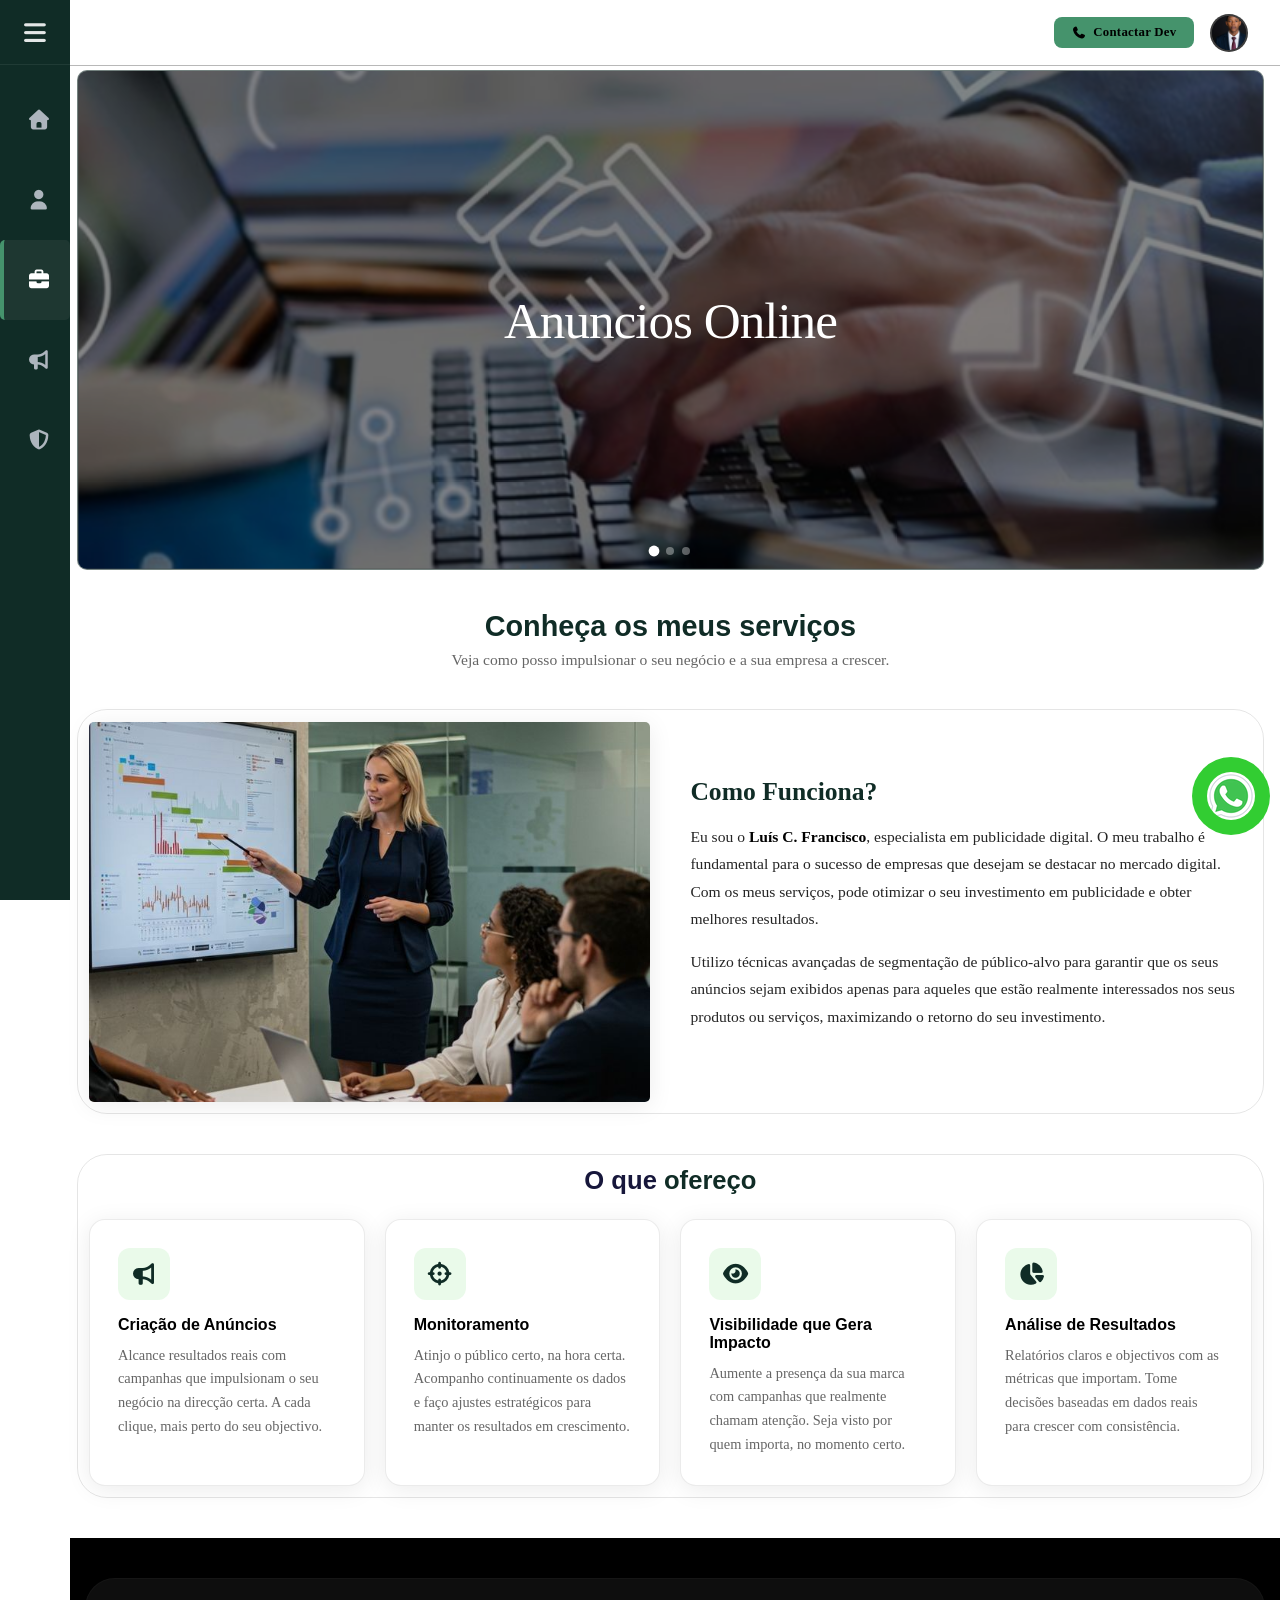
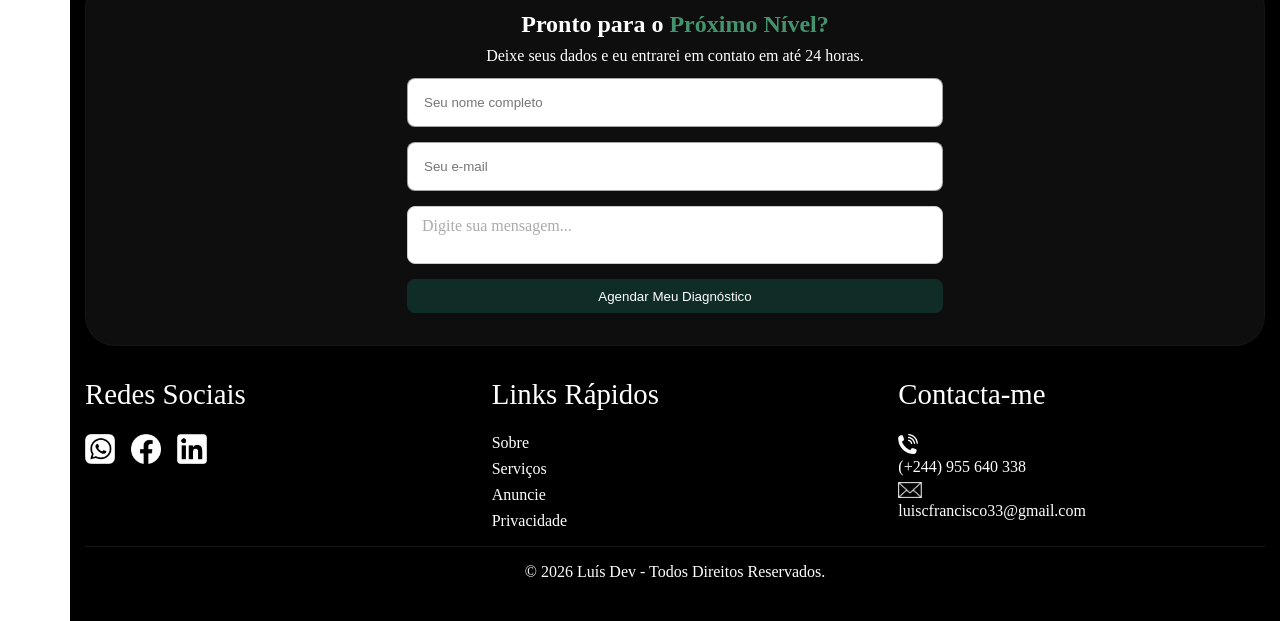
<file: serviços.html>
<!DOCTYPE html>
<html lang="pt-br">
<head>
  <meta charset="UTF-8">
  <meta name="viewport" content="width=device-width, initial-scale=1.0">
  <title>Services — Luís Dev</title>
  <link rel="stylesheet" href="https://cdnjs.cloudflare.com/ajax/libs/font-awesome/6.5.0/css/all.min.css">
  <link rel="stylesheet" href="css/services.css">
  <link rel="stylesheet" href="css/lateral.css">
  <link rel="stylesheet" href="css01/all.min.css">
  <link rel="stylesheet" href="css01/fontawesome.min.css">


</head>
<body>

<header>

  <!-- Logo -->
  <a href="index.html" class="hdr-logo">Luís <span>C.</span> Francisco</a>

  <!-- Direita -->
  <div class="hdr-right">
    <a href="#contacto" class="hdr-cta">
      <i class="fa-solid fa-phone"></i> Contactar Dev
    </a>

    <!-- Avatar -->
    <div class="profile-wrapper">
      <button class="profile-btn" id="profileTrigger" aria-label="Menu de perfil">
        <img
          src="imag/perfil.PNG"
          alt="Foto de perfil"
          onerror="this.style.display='none'"
        />
      </button>

      <!-- Dialog -->
      <div class="profile-dialog" id="profileDialog" role="dialog" aria-label="Menu de perfil">

        <!-- Cabeçalho -->
        <div class="dlg-head">
          <img
            class="dlg-photo"
            src="imag/Perfil_Oficiall.PNG"
            alt="Foto de perfil"
            onerror="this.style.display='none'"
          />
          <div class="dlg-info">
            <h4>Luís Francisco</h4>
            <p>luiscfrancisco33@gmail.com</p>
            <div class="dlg-badge">
              <i class="fa-solid fa-circle"></i>
              Gestor de Anúncios
            </div>
          </div>
        </div>

        <!-- Stats -->
        <div class="dlg-stats">
          <div class="dlg-stat">
            <strong>24</strong>
            <span>Anúncios</span>
          </div>
          <div class="dlg-stat">
            <strong>1.2k</strong>
            <span>Clientes</span>
          </div>
          <div class="dlg-stat">
            <strong>98%</strong>
            <span>Satisfação</span>
          </div>
        </div>

        <!-- Menu -->
        <ul class="dlg-menu">
          <li>
            <a href="profile-header.html">
              <i class="fa-solid fa-user dlg-icon"></i>
              Meu Perfil
            </a>
          </li>
          <li>
            <a href="#" style="cursor: no-drop;">
              <i class="fa-solid fa-chart-line dlg-icon"></i>
              Painel de Controlo
            </a>
          </li>
          <li>
            <a href="anuncio.html" style="cursor: no-drop;">
              <i class="fa-solid fa-bullhorn dlg-icon"></i>
              Meus Anúncios
            </a>
          </li>
          <li>
            <a href="#" style="cursor: no-drop;">
              <i class="fa-solid fa-bell dlg-icon"></i>
              Notificações
              <span class="notif-badge">3</span>
            </a>
          </li>
          <div class="dlg-sep"></div>
          <li>
            <a href="privacidade.html">
              <i class="fa-solid fa-shield-halved dlg-icon"></i>
              Política de Privacidade
            </a>
          </li>
          <li>
            <a href="#" style="cursor: no-drop;">
              <i class="fa-solid fa-gear dlg-icon"></i>
              Configurações
            </a>
          </li>
          <div class="dlg-sep"></div>
          <li>
            <button class="dlg-logout" style="cursor: no-drop;">
              <i class="fa-solid fa-arrow-right-from-bracket dlg-icon"></i>
              Terminar Sessão
            </button>
          </li>
        </ul>

      </div>
    </div>
  </div>

</header>

<!-- Menu Lateral -->
<nav class="sidebar" id="sidebar">
        <div class="menu-btn" id="btn-toggle">
            <i class="fas fa-bars"></i>
        </div>
        
        <ul class="nav-list">
            <li class="nav-item">
                <a href="index.html" class="nav-link">
                    <i class="fas fa-house"></i>
                    <span>Home</span>
                </a>
            </li>
            <li class="nav-item">
                <a href="sobre.html" class="nav-link">
                    <i class="fas fa-user"></i>
                    <span>Sobre</span>
                </a>
            </li>
            <li class="nav-item">
                <a href="serviços.html" class="nav-link active">
                    <i class="fas fa-briefcase"></i>
                    <span>Serviços</span>
                </a>
            </li>
            <li class="nav-item">
                <a href="anuncio.html" class="nav-link">
                    <i class="fas fa-bullhorn"></i>
                    <span>Anucie</span>
                </a>
            </li>
            <li class="nav-item">
                <a href="privacidade.html" class="nav-link">
                    <i class="fa-solid fa-shield-halved"></i>
                    <span>Privacidade</span>
                </a>
            </li>
        </ul>
</nav>


  <!-- Main -->
  <main>

<!-- ─── Hero ─────────────────────────────────────────────── -->
<section class="hero" >

  <!-- Slides de fundo -->
  <div class="hero-slides">
    <div class="hero-slide" style="background-image: url('imag/Negócios\ Digitais_\ Como\ empreender\ na\ transformação\ digital.jfif');"></div>
    <div class="hero-slide" style="background-image: url('imag/Ferramentas\ de\ Marketing\ Digital\ para\ E-commerce.jfif');"></div>
    <div class="hero-slide" style="background-image: url('imag/Omnicanalidad_\ axioma\ futurista.jfif');"></div>
  </div>

  <!-- Conteúdo -->
  <div class="hero-content">
    <h1></h1>
  </div>

</section>

    <!-- Intro Banner -->
    <div class="intro-banner">
      <h2>Conheça os meus serviços</h2>
      <p>Veja como posso impulsionar o seu negócio e a sua empresa a crescer.</p>
    </div>

    <!-- Como Funciona -->
    <section class="how-section">
      <div class="how-image">
        <img src="imag/anuncio.2.JPG" alt="Como funciona">
      </div>
      <div class="how-text">
        <h2>Como Funciona?</h2>
        <p>Eu sou o <strong>Luís C. Francisco</strong>, especialista em publicidade digital. O meu trabalho é fundamental para o sucesso de empresas que desejam se destacar no mercado digital. Com os meus serviços, pode otimizar o seu investimento em publicidade e obter melhores resultados.</p>
        <p>Utilizo técnicas avançadas de segmentação de público-alvo para garantir que os seus anúncios sejam exibidos apenas para aqueles que estão realmente interessados nos seus produtos ou serviços, maximizando o retorno do seu investimento.</p>
      </div>
    </section>

    <!-- Cards -->
    <section class="cards-section">
      <h2 class="section-title">O que <span>ofereço</span></h2>
      <div class="cards-grid">

        <div class="card">
          <div class="card-icon"><i class="fa-solid fa-bullhorn"></i></div>
          <h3>Criação de Anúncios</h3>
          <p>Alcance resultados reais com campanhas que impulsionam o seu negócio na direcção certa. A cada clique, mais perto do seu objectivo.</p>
        </div>

        <div class="card">
          <div class="card-icon"><i class="fa-solid fa-crosshairs"></i></div>
          <h3>Monitoramento</h3>
          <p>Atinjo o público certo, na hora certa. Acompanho continuamente os dados e faço ajustes estratégicos para manter os resultados em crescimento.</p>
        </div>

        <div class="card">
          <div class="card-icon"><i class="fa-solid fa-eye"></i></div>
          <h3>Visibilidade que Gera Impacto</h3>
          <p>Aumente a presença da sua marca com campanhas que realmente chamam atenção. Seja visto por quem importa, no momento certo.</p>
        </div>

        <div class="card">
          <div class="card-icon"><i class="fa-solid fa-chart-pie"></i></div>
          <h3>Análise de Resultados</h3>
          <p>Relatórios claros e objectivos com as métricas que importam. Tome decisões baseadas em dados reais para crescer com consistência.</p>
        </div>

      </div>
    </section>

  </main>

<footer>

  <div class="formulario-contacto" id="contacto">
    <div style="text-align: center; max-width: 600px; margin: 0 auto; padding: 2rem;">
      <h2 class="contato-h2" style="margin-bottom: 0.3rem; color: #fff;">
        Pronto para o <span style="color: #45936c">Próximo Nível?</span>
      </h2>
      <p style=" margin-bottom: 0.5rem; color: #fff; font-weight: 400; padding: 0.3rem;">
        Deixe seus dados e eu entrarei em contato em até 24 horas.
      </p>

      <form
        action="https://formspree.io/f/xjgeqlyg"
        method="POST"
        id="contactForm" style="display: grid; gap: 15px;"
      >

        <input type="text" name="text" placeholder="Seu nome completo" required>
        
        <input type="email" name="email" placeholder="Seu e-mail" required>

      <textarea rows="2" name="message" placeholder="Digite sua mensagem..."></textarea>

        <button type="submit" class="btn_2 btn-primary">
          Agendar Meu Diagnóstico
        </button>
      </form>
    </div>
  </div>

  <div class="footer-container">
  <div class="footer-content ">
    <h1>Redes Sociais</h1>
    <div class="icones">
      <a href="https://wa.me/244955640338"><img src="imag/whatzapp-icon.png" alt="whatzapp-icon" /></a>

      <a href="https://www.facebook.com/luis.c.francisco.lcf"><img src="imag/facebook-icon.png" alt="facebook-icon" /></a>

      <a href="https://www.linkedin.com/in/luís-c-francisco"><img src="imag/linkedlin-icon.png" alt="linkedlin-icon"/> </a>      
    </div>
  </div>

  <div class="footer-content">
    <h1>Links Rápidos</h1>
    <ul>
      <li><a href="sobre.html">Sobre</a></li>
      <li><a href="serviços.html">Serviços</a></li>
      <li><a href="anuncio.html">Anuncie</a></li>
      <li><a href="privacidade.html">Privacidade</a></li>
    </ul>
  </div>

  <div class="footer-content ">
    <h1>Contacta-me</h1>
    <div class="footer-social">
      <img src="imag/phone-caling-icon.png" alt="phone-icon" width="20px" />
      <p>(+244) 955 640 338</p>
      <img src="imag/email-icon.png" alt="email-icon" width="24px" />
      <p>luiscfrancisco33@gmail.com</p>
    </div>
  </div>
  </div>
    
  <div class="div-reservado">
    <P class="p-reservado">&copy; 2026 Luís Dev - Todos Direitos Reservados.</P>
  </div>

  <div class="div-reservado hiden">
    <p></p>
  </div>  
  
  <div class="div-reservado hiden">
    <p></p>
  </div>

</footer>

</div>
  <a href="https://wa.me/244955640338"><img src="imag/icons8-whatsapp.gif" alt="WhatsApp" class="btn-whatt"></a>
</div>

  <!-- Mobile Nav -->
  <nav class="mobile-nav">
    <ul>
      <li><a href="index.html"><i class="fa-solid fa-house"></i><span>Home</span></a></li>
      <li><a href="sobre.html"><i class="fa-solid fa-user-tie"></i><span>Sobre</span></a></li>
      <li class="active"><a href="serviços.html"><i class="fa-solid fa-briefcase"></i><span>Serviços</span></a></li>
      <li><a href="anuncio.html"><i class="fa-solid fa-bullhorn"></i><span>Anuncie</span></a></li>
      <li><a href="privacidade.html"><i class="fa-solid fa-shield-halved"></i><span>Privacidade</span></a></li>
    </ul>
  </nav>

  <script src="scrip/lateral.js"></script>
  <script src="scrip/perfil.js"></script>
  <script src="scrip/slider.js"></script>

</body>
</html>
</file>
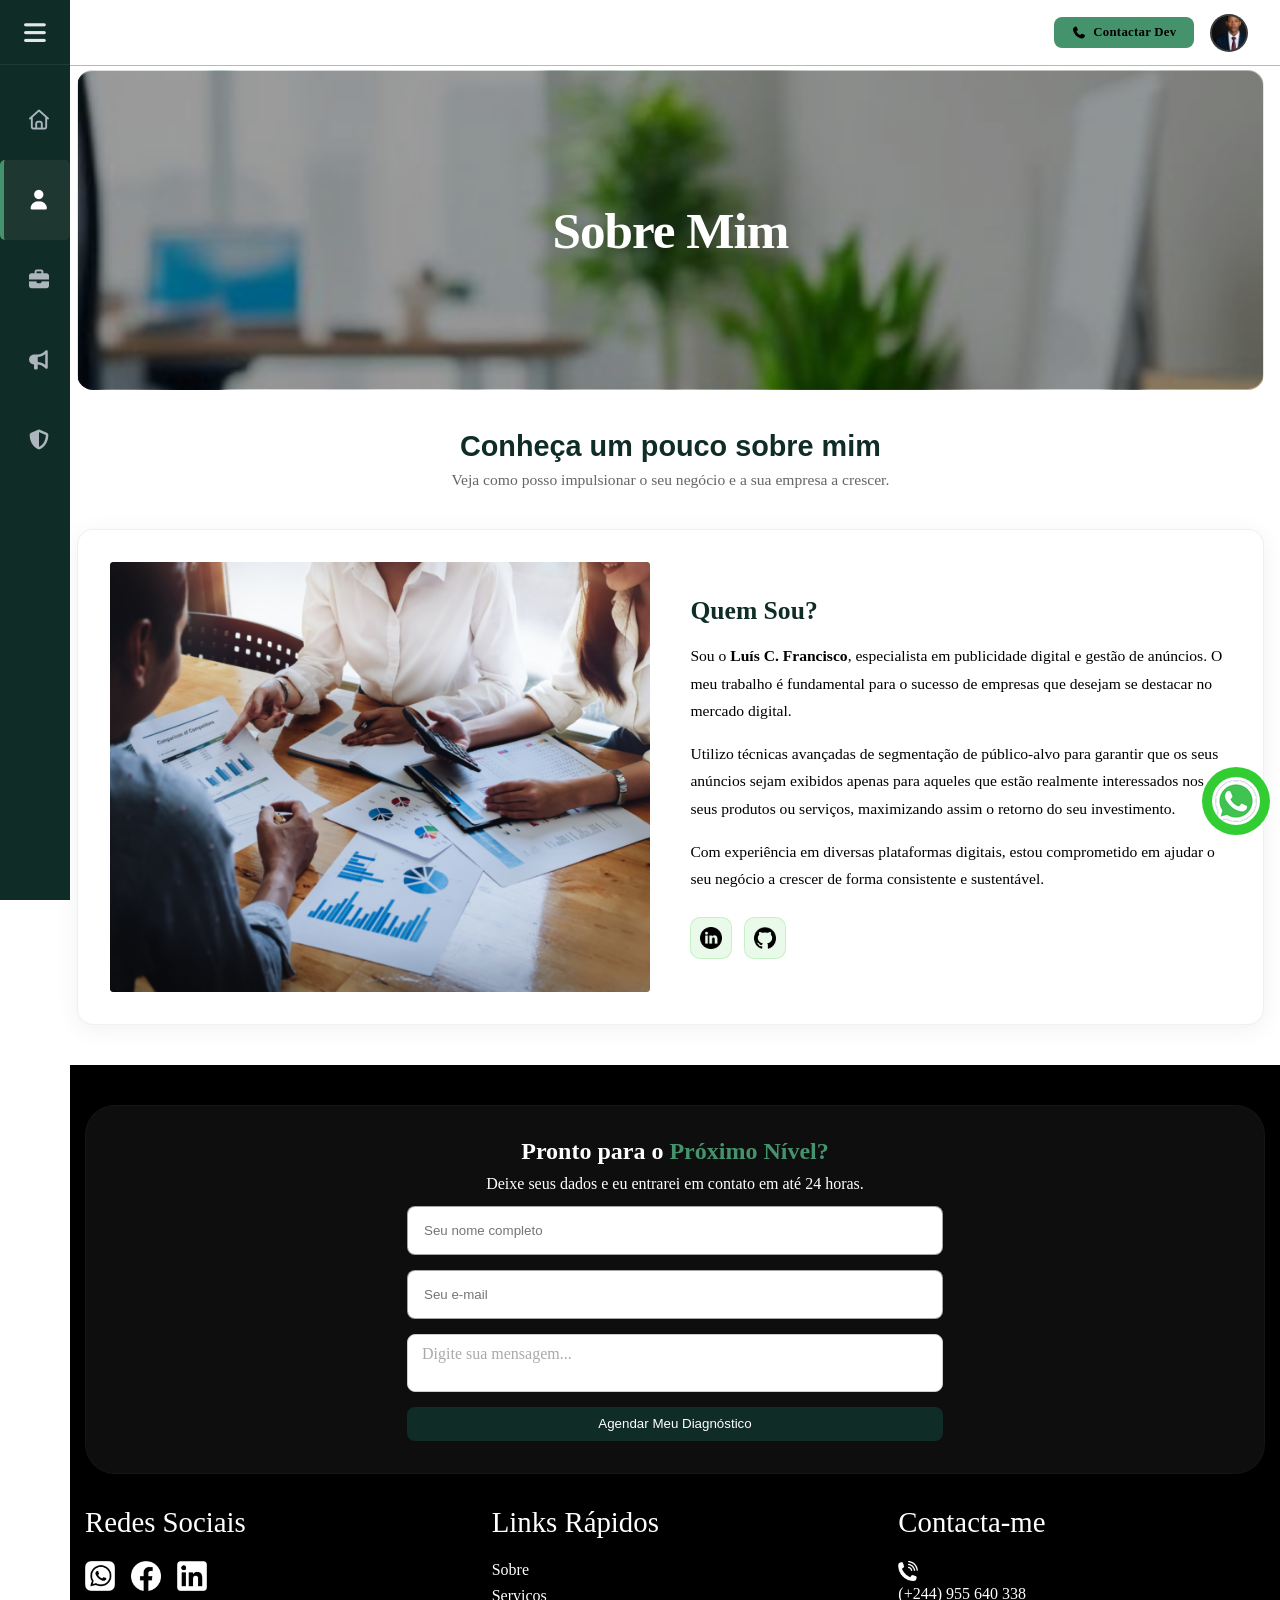
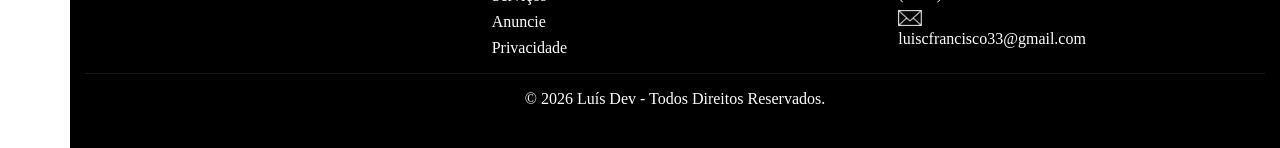
<file: sobre.html>
<!DOCTYPE html>
<html lang="pt-br">
<head>
  <meta charset="UTF-8">
  <meta name="viewport" content="width=device-width, initial-scale=1.0">
  <title>Sobre - Luís Dev</title>
  <link rel="stylesheet" href="css01/all.min.css">
  <link rel="stylesheet" href="css01/fontawesome.min.css">
  <link rel="stylesheet" href="css/sobre.css">
  <link rel="stylesheet" href="css/lateral.css">

</head>
<body>

<header>

  <!-- Logo -->
  <a href="index.html" class="hdr-logo">Luís <span>C.</span> Francisco</a>

  <!-- Direita -->
  <div class="hdr-right">
    <a href="#contacto" class="hdr-cta">
      <i class="fa-solid fa-phone"></i> Contactar Dev
    </a>

    <!-- Avatar -->
    <div class="profile-wrapper">
      <button class="profile-btn" id="profileTrigger" aria-label="Menu de perfil">
        <img
          src="imag/perfil.PNG"
          alt="Foto de perfil"
          onerror="this.style.display='none'"
        />
      </button>

      <!-- Dialog -->
      <div class="profile-dialog" id="profileDialog" role="dialog" aria-label="Menu de perfil">

        <!-- Cabeçalho -->
        <div class="dlg-head">
          <img
            class="dlg-photo"
            src="imag/Perfil_Oficiall.PNG"
            alt="Foto de perfil"
            onerror="this.style.display='none'"
          />
          <div class="dlg-info">
            <h4>Luís Francisco</h4>
            <p>luiscfrancisco33@gmail.com</p>
            <div class="dlg-badge">
              <i class="fa-solid fa-circle"></i>
              Gestor de Anúncios
            </div>
          </div>
        </div>

        <!-- Stats -->
        <div class="dlg-stats">
          <div class="dlg-stat">
            <strong>24</strong>
            <span>Anúncios</span>
          </div>
          <div class="dlg-stat">
            <strong>1.2k</strong>
            <span>Clientes</span>
          </div>
          <div class="dlg-stat">
            <strong>98%</strong>
            <span>Satisfação</span>
          </div>
        </div>

        <!-- Menu -->
        <ul class="dlg-menu">
          <li>
            <a href="profile-header.html">
              <i class="fa-solid fa-user dlg-icon"></i>
              Meu Perfil
            </a>
          </li>
          <li>
            <a href="#" style="cursor: no-drop;">
              <i class="fa-solid fa-chart-line dlg-icon"></i>
              Painel de Controlo
            </a>
          </li>
          <li>
            <a href="anuncio.html" style="cursor: no-drop;">
              <i class="fa-solid fa-bullhorn dlg-icon"></i>
              Meus Anúncios
            </a>
          </li>
          <li>
            <a href="#" style="cursor: no-drop;">
              <i class="fa-solid fa-bell dlg-icon"></i>
              Notificações
              <span class="notif-badge">3</span>
            </a>
          </li>
          <div class="dlg-sep"></div>
          <li>
            <a href="privacidade.html">
              <i class="fa-solid fa-shield-halved dlg-icon"></i>
              Política de Privacidade
            </a>
          </li>
          <li>
            <a href="#" style="cursor: no-drop;">
              <i class="fa-solid fa-gear dlg-icon"></i>
              Configurações
            </a>
          </li>
          <div class="dlg-sep"></div>
          <li>
            <button class="dlg-logout" style="cursor: no-drop;">
              <i class="fa-solid fa-arrow-right-from-bracket dlg-icon"></i>
              Terminar Sessão
            </button>
          </li>
        </ul>

      </div>
    </div>
  </div>

</header>

<!-- Menu Lateral -->
<nav class="sidebar" id="sidebar">
        <div class="menu-btn" id="btn-toggle">
            <i class="fas fa-bars"></i>
        </div>
        
        <ul class="nav-list">
            <li class="nav-item">
                <a href="index.html" class="nav-link">
                    <i class="fas fa-house"></i>
                    <span>Home</span>
                </a>
            </li>
            <li class="nav-item">
                <a href="sobre.html" class="nav-link active">
                    <i class="fas fa-user"></i>
                    <span>Sobre</span>
                </a>
            </li>
            <li class="nav-item">
                <a href="serviços.html" class="nav-link">
                    <i class="fas fa-briefcase"></i>
                    <span>Serviços</span>
                </a>
            </li>
            <li class="nav-item">
                <a href="anuncio.html" class="nav-link">
                    <i class="fas fa-bullhorn"></i>
                    <span>Anucie</span>
                </a>
            </li>
            <li class="nav-item">
                <a href="privacidade.html" class="nav-link">
                    <i class="fa-solid fa-shield-halved"></i>
                    <span>Privacidade</span>
                </a>
            </li>
        </ul>
</nav>
  <!-- Main -->
  <main>

    <!-- Hero -->
    <section class="hero" style="background-image: url(imag/fundo.2.JPG);">
      <div class="hero-content">
        <h1>Sobre Mim</h1>
      </div>
    </section>

    <!-- Intro Banner -->
    <div class="intro-banner">
      <h2>Conheça um pouco sobre mim</h2>
      <p>Veja como posso impulsionar o seu negócio e a sua empresa a crescer.</p>
    </div>

    <!-- Sobre Section -->
    <section class="about-section">
      <div class="about-image">
        <img src="imag/anuncio.1.PNG" alt="Luís Francisco">
      </div>
      <div class="about-text">
        <h2>Quem Sou?</h2>
        <p>Sou o <strong>Luís C. Francisco</strong>, especialista em publicidade digital e gestão de anúncios. O meu trabalho é fundamental para o sucesso de empresas que desejam se destacar no mercado digital.</p>
        <p>Utilizo técnicas avançadas de segmentação de público-alvo para garantir que os seus anúncios sejam exibidos apenas para aqueles que estão realmente interessados nos seus produtos ou serviços, maximizando assim o retorno do seu investimento.</p>
        <p>Com experiência em diversas plataformas digitais, estou comprometido em ajudar o seu negócio a crescer de forma consistente e sustentável.</p>

        <div class="social-links">
          <a
            href="https://www.linkedin.com/in/luís-c-francisco"
            class="social-link"
            target="_blank"
            rel="noopener"
            aria-label="LinkedIn"
          >
            <img src="imag/linkedin.png" alt="LinkedIn">
          </a>
          <a
            href="https://github.com/luiscfrancisco"
            class="social-link"
            target="_blank"
            rel="noopener"
            aria-label="GitHub"
          >
            <img src="imag/github.png" alt="GitHub">
          </a>
        </div>
      </div>
    </section>

  </main>

<footer>

  <div class="formulario-contacto" id="contacto">
    <div style="text-align: center; max-width: 600px; margin: 0 auto; padding: 2rem;">
      <h2 class="contato-h2" style="margin-bottom: 0.3rem; color: #fff;">
        Pronto para o <span style="color: #45936c">Próximo Nível?</span>
      </h2>
      <p style=" margin-bottom: 0.5rem; color: #fff; font-weight: 400; padding: 0.3rem;">
        Deixe seus dados e eu entrarei em contato em até 24 horas.
      </p>

      <form
        action="https://formspree.io/f/xjgeqlyg"
        method="POST"
        id="contactForm" style="display: grid; gap: 15px;"
      >

        <input type="text" name="text" placeholder="Seu nome completo" required>
        
        <input type="email" name="email" placeholder="Seu e-mail" required>

      <textarea rows="2" name="message" placeholder="Digite sua mensagem..."></textarea>

        <button type="submit" class="btn_2 btn-primary">
          Agendar Meu Diagnóstico
        </button>
      </form>
    </div>
  </div>

  <div class="footer-container">
  <div class="footer-content ">
    <h1>Redes Sociais</h1>
    <div class="icones">
      <a href="https://wa.me/244955640338"><img src="imag/whatzapp-icon.png" alt="whatzapp-icon" /></a>

      <a href="https://www.facebook.com/luis.c.francisco.lcf"><img src="imag/facebook-icon.png" alt="facebook-icon" /></a>

      <a href="https://www.linkedin.com/in/luís-c-francisco"><img src="imag/linkedlin-icon.png" alt="linkedlin-icon"/> </a>      
    </div>
  </div>

  <div class="footer-content">
    <h1>Links Rápidos</h1>
    <ul>
      <li><a href="sobre.html">Sobre</a></li>
      <li><a href="serviços.html">Serviços</a></li>
      <li><a href="anuncio.html">Anuncie</a></li>
      <li><a href="privacidade.html">Privacidade</a></li>
    </ul>
  </div>

  <div class="footer-content ">
    <h1>Contacta-me</h1>
    <div class="footer-social">
      <img src="imag/phone-caling-icon.png" alt="phone-icon" width="20px" />
      <p>(+244) 955 640 338</p>
      <img src="imag/email-icon.png" alt="email-icon" width="24px" />
      <p>luiscfrancisco33@gmail.com</p>
    </div>
  </div>
  </div>
    
  <div class="div-reservado">
    <P class="p-reservado">&copy; 2026 Luís Dev - Todos Direitos Reservados.</P>
  </div>

  <div class="div-reservado hiden">
    <p></p>
  </div>  
  
  <div class="div-reservado hiden">
    <p></p>
  </div>

</footer>

</div>
  <a href="https://wa.me/244955640338"><img src="imag/icons8-whatsapp.gif" alt="WhatsApp" class="btn-whatt"></a>
</div>

  <!-- Mobile Nav -->
  <nav class="mobile-nav">
    <ul>
      <li><a href="index.html"><i class="fa-solid fa-house"></i><span>Home</span></a></li>
      <li class="active"><a href="sobre.html"><i class="fa-solid fa-user-tie"></i><span>Sobre</span></a></li>
      <li><a href="serviços.html"><i class="fa-solid fa-briefcase"></i><span>Serviços</span></a></li>
      <li><a href="anuncio.html"><i class="fa-solid fa-bullhorn"></i><span>Anuncie</span></a></li>
      <li><a href="privacidade.html"><i class="fa-solid fa-shield-halved"></i><span>Privacidade</span></a></li>
    </ul>
  </nav>

  <script src="scrip/lateral.js"></script>
  <script src="scrip/perfil.js"></script>

</body>
</html>
</file>
<file: css/styles.css>
/* Estilo geral */

*, *::before, *::after { 
  box-sizing: border-box; 
  margin: 0; 
  padding: 0; 
}

html {
  scroll-behavior: smooth;
}

body {
  font-family: 'Segoe UI', Tahoma;
  background-color: #ffffff;
  width: 100%;
  height: 100dvh;
  display: flex;
  flex-direction: column;
}

main {
  flex-grow: 1;
  margin-left: 40px;
  padding: 2.7rem 1rem 0 2.3rem;
  transition: all 0.3s cubic-bezier(0.4, 0, 0.2, 1);
}

section {
  border-radius: 30px;
  padding: 0.7rem;
  border:  0.5px solid #0808081a;
  margin-top: 1.7rem;
  background-position: center;
  background-repeat: no-repeat;
  background-size: cover;
}

.formulario-contacto{
  border: 1px solid #504d4d1a;
  border-radius: 30px;
  margin-bottom: 2rem;
  background-color: #ffffff0e;
}

    /* ── HEADER ── */
    header {
      width: 100%;
      height: 66px;
      background: #fff;
      border-bottom: 1px solid rgba(58, 56, 56, 0.356);
      display: flex;
      align-items: center;
      justify-content: space-between;
      padding: 0 2rem;
      position: fixed;
      top: 0;
      z-index: 100;
    }

    .hdr-logo {
      font-size: 1.25rem;
      color: #000000;
      text-decoration: none;
      letter-spacing: .01em;
      flex-shrink: 0;
      opacity: 0;
      cursor: default;
    }

    .hdr-logo span {
      color: #45936c;
      opacity: 0;
    }

    /* ── NAV ── */
    .hdr-nav {
      display: flex;
      align-items: center;
      gap: .15rem;
      list-style: none;
    }

    .hdr-nav a {
      display: flex;
      align-items: center;
      gap: .4rem;
      padding: .45rem .85rem;
      border-radius: 8px;
      font-size: .8rem;
      font-weight: 500;
      color: #666;
      text-decoration: none;
      letter-spacing: .02em;
      transition: color .2s, background .2s;
    }

    .hdr-nav a:hover { 
      color: #e8e8e8; 
      background: rgba(255,255,255,.05); 
    }

    .hdr-nav a.active { 
      color: #45936c; 
      background: rgba(69,147,108,.08); 
    }

    .hdr-nav a i { 
      font-size: .75rem; 
    }

    /* ── DIREITA ── */
    .hdr-right {
      display: flex;
      align-items: center;
      gap: 1rem;
    }

    .hdr-cta {
      display: flex;
      align-items: center;
      gap: .4rem;
      padding: .48rem 1.1rem;
      border-radius: 8px;
      font-size: .8rem;
      font-weight: 600;
      color: #000;
      background: #45936c;
      text-decoration: none;
      letter-spacing: .02em;
      white-space: nowrap;
      transition: background .2s, transform .15s;
    }

    .hdr-cta:hover { 
      background: #3a7d5c; 
      transform: translateY(-1px); 
    }

    .hdr-cta i { 
      font-size: .75rem; 
    }

    /* ── PERFIL ── */
    .profile-wrapper {
      position: relative;
    }

    .profile-btn {
      width: 38px;
      height: 38px;
      border-radius: 50%;
      border: 2px solid rgba(255,255,255,.15);
      background: #1a1a1a;
      display: flex;
      align-items: center;
      justify-content: center;
      cursor: pointer;
      transition: border-color .2s, transform .2s;
      flex-shrink: 0;
      outline: none;
    }

    .profile-btn:hover, .profile-btn:focus-visible {
      border-color: #45936c;
      transform: scale(1.05);
    }

    .profile-btn img {
      width: 100%;
      height: 100%;
      object-fit: cover;
      border-radius: 50%;
      display: block;
    }

    /* ── DIALOG ── */
    .profile-dialog {
      position: absolute;
      top: calc(100% + 15px);
      right: 0;
      width: 288px;
      background: #0e0e0e;
      border: 1px solid rgba(255,255,255,.09);
      border-radius: 14px;
      box-shadow: 0 24px 64px rgba(0,0,0,.7), 0 8px 24px rgba(0,0,0,.4);
      overflow: hidden;
      opacity: 0;
      transform: translateY(-6px) scale(.97);
      pointer-events: none;
      transition: opacity .22s cubic-bezier(.4,0,.2,1), transform .22s cubic-bezier(.4,0,.2,1);
    }

    .profile-dialog.open {
      opacity: 1;
      transform: translateY(0) scale(1);
      pointer-events: all;
    }

    /* Dialog cabeçalho */
    .dlg-head {
      padding: 1.25rem 1.4rem 1rem;
      display: flex;
      align-items: flex-start;
      gap: .9rem;
      background: linear-gradient(135deg, rgba(69,147,108,.09) 0%, transparent 70%);
      border-bottom: 1px solid rgba(255,255,255,.06);
    }

    .dlg-photo {
      width: 60px;
      height: 60px;
      border-radius: 50%;
      object-fit: cover;
      border: 2px solid rgba(69,147,108,.4);
      flex-shrink: 0;
      background: #1a1a1a;
    }

    .dlg-info { 
      flex: 1; 
      min-width: 0; 
    }

    .dlg-info h4 {
      font-size: .9rem;
      font-weight: 600;
      color: #fff;
      white-space: nowrap;
      overflow: hidden;
      text-overflow: ellipsis;
    }

    .dlg-info p {
      font-size: .7rem;
      color: #555;
      margin-top: .15rem;
      white-space: nowrap;
      overflow: hidden;
      text-overflow: ellipsis;
    }

    .dlg-badge {
      display: inline-flex;
      align-items: center;
      gap: .3rem;
      margin-top: .45rem;
      padding: .18rem .52rem;
      border-radius: 20px;
      border: 1px solid rgba(69,147,108,.3);
      background: rgba(69,147,108,.08);
      font-size: .62rem;
      font-weight: 600;
      color: #45936c;
      letter-spacing: .05em;
      text-transform: uppercase;
    }

    .dlg-badge i { font-size: .4rem; }

    /* Stats rápidas */
    .dlg-stats {
      display: flex;
      border-bottom: 1px solid rgba(255,255,255,.06);
    }

    .dlg-stat {
      flex: 1;
      padding: .75rem 0;
      display: flex;
      flex-direction: column;
      align-items: center;
      gap: .1rem;
      border-right: 1px solid rgba(255,255,255,.06);
    }

    .dlg-stat:last-child { 
      border-right: none; 
    }

    .dlg-stat strong {
      font-size: .85rem;
      font-weight: 600;
      color: #fff;
    }

    .dlg-stat span {
      font-size: .62rem;
      color: #444;
      letter-spacing: .03em;
    }

    /* Menu */
    .dlg-menu { list-style: none; padding: .4rem 0; }

    .dlg-menu li { display: flex; flex-direction: column; }

    .dlg-menu a,
    .dlg-menu button {
      display: flex;
      align-items: center;
      gap: .7rem;
      padding: .6rem 1.3rem;
      font-size: .79rem;
      font-family: 'DM Sans', sans-serif;
      color: #888;
      text-decoration: none;
      background: none;
      border: none;
      width: 100%;
      cursor: pointer;
      letter-spacing: .01em;
      transition: background .15s, color .15s;
    }

    .dlg-menu a:hover,
    .dlg-menu button:hover {
      background: rgba(255,255,255,.04);
      color: #e8e8e8;
    }

    .dlg-menu a:hover .dlg-icon,
    .dlg-menu button:hover .dlg-icon { 
      color: #45936c; 
    }

    .dlg-icon {
      width: 15px;
      font-size: .78rem;
      color: #333;
      transition: color .15s;
      flex-shrink: 0;
      text-align: center;
    }

    .dlg-sep {
      height: 1px;
      background: rgba(255,255,255,.06);
      margin: .3rem 0;
    }

    .notif-badge {
      margin-left: auto;
      background: #45936c;
      color: #000;
      font-size: .58rem;
      font-weight: 700;
      border-radius: 20px;
      padding: .1rem .42rem;
    }

    .dlg-logout { 
      color: #c0514a !important; 
    }

    .dlg-logout .dlg-icon { 
      color: #c0514a !important; 
    }

    .dlg-logout:hover { 
      background: rgba(192,81,74,.07) !important; 
      color: #c0514a !important; 
    }

    .dlg-foot i { 
      color: #45936c; 
      font-size: .6rem; 
      flex-shrink: 0; 
    }

    .dlg-foot span {
      font-size: .63rem;
      color: #2e2e2e;
      line-height: 1.4;
    }

/* Estilo da seção principal */

section .container-home {
 padding: 6rem;
 text-align: left;
}

.content-home {
  margin: 15px;
  /*animation: fadeSlide 1s ease-in-out;*/
  z-index: 10;
}

.home {
  position: relative;
  border-radius: 10px;
}

.home::before {
  border-radius: 10px;
  content: "";
  position: absolute;
  inset: 0;
  background: rgba(0, 0, 0, 0.534);
  z-index: 1;
}

.container-home h1{
  position: relative;
  color: #fff; 
  font-size: 2.5rem;
  margin-bottom: 2rem;
  margin-top: 3rem;
  text-align: left;
  z-index: 10;
  animation: fadeUp 0.8s ease both;
}

.home .container-home p {
  position: relative;
  color: #fff; 
  font-size: 1.1rem;
  margin-bottom: 1rem;
  text-align: left;
  z-index: 10;
  animation: fadeUp 0.8s ease both;
}

 /* ─── Animação ───────────────────────────────────────── */
   @keyframes fadeUp {
    from {
      opacity: 0;
      transform: translateY(24px);
    }
    to {
      opacity: 1;
      transform: translateY(0);
    }
  }

/* Botões */

.btn {
  position: relative;
  background-color: #102C26;
  padding: 0.4rem;
  color: #fff;
  font-size: 1rem;
  border-radius: 15px;
  text-decoration: none;
  font-weight: 600;
  z-index: 10;
  cursor: pointer;
  transition: all 0.3s ease;
}

.btn:hover {
  background-color: #102C26;
  box-shadow: 0 4px 15px rgba(154, 226, 181, 0.123);
  transform: translateY(-2px);
}

.btn:active {
  transform: translateY(0);
  box-shadow: none;
}

/* -------------------------------- */

.btn_2 {
  position: relative;
  padding: 0.6rem;
  border-radius: 8px;
  font-weight: 400;
  text-decoration: none;
  display: inline-block;
  transition: all 0.3s ease;
  border: none;
  cursor: pointer;
  text-align: center;
  z-index: 2;
}

.btn_2:hover {
  background-color: #102C26;
  color: #fff;
  box-shadow: 0 4px 15px rgba(154, 226, 181, 0.123);
  transform: translateY(-2px);
}

.btn_2:active {
  transform: translateY(3px);
  box-shadow: none;
}

/* -------------------------------- */

.btn-primary {
  background: #102C26;
  color: #fff;
}

.btn-primary:hover {
  background-color: #46966ec2;
  color: #9e9d9d;
  transform: translateY(-2px);
}

.btn-primary:active {
  transform: translateY(0);
  box-shadow: none;
}


.content-text {
  padding: 10px;
  margin-bottom: 30px;
}

.content-text p {
  color: #3d3d3d;
  text-align: left;
  margin-bottom: 20px;
}

/* ─── Sobre Section ──────────────────────────────────── */
    .about-section {
      display: grid;
      grid-template-columns: 1fr 1fr;
      gap: 2.5rem;
      align-items: center;
      background-color: #ffffff;
      border-radius: 16px;
      padding: 2rem;
      box-shadow: 0 4px 24px rgba(0, 0, 0, 0.041);
      border: 1px solid rgba(0, 0, 0, 0.06);
      margin-bottom: 2.5rem;
    }

    .about-image {
      border-radius: 12px;
      overflow: hidden;
      transition: transform 0.3s ease;
    }

    .about-image:hover {
      transform: translateY(-6px);
    }

    .about-image img {
      width: 100%;
      height: 400px;
      object-fit: cover;
      display: block;
    }

    .about-text h2 {
      font-size: 1.6rem;
      font-weight: 700;
      color: #45936c;
      margin-bottom: 1rem;
    }

    .about-text p {
      font-size: 0.975rem;
      line-height: 1.75;
      margin-bottom: 1rem;
    }

    .about-text p strong {
      color: #17173b;
    }

/* Estilo da segunda seção*/

.section-card{
  width: 100%;  
  margin: auto; 
}

.container-icon {
  display: flex;
  flex-wrap: wrap;
  justify-content: center;
  flex: 1;
  gap: 0.9rem;
}

.service-card {
  background: white;
  padding: 30px;
  border-radius: 10px;
  box-shadow: 0 2px 8px rgba(0,0,0,0.1);
  max-width: 350px;
  transition: transform 0.3s ease;
  cursor: pointer;
  z-index: 1;
  text-align: left;
}

.services-section h2 {
  font-size: 2.5rem;
  margin-bottom: 20px;
  color: #3f3f96fb;
  text-align: center;
  margin-top: 20px;
}

.service-card:hover {
  transform: translateY(10px);
}

.service-icon {
  text-align: center;
}

.icon-animado{
  width: 120px;
}

.service-card h3 {
  font-size: 1.3rem;
  margin-bottom: 15px;
  color: #161616;
}

.service-card p {
  font-size: 1rem;
  color: #3d3d3d;
  line-height: 1.4;
}

/* ─── Portfólio (Cases) ───────────────────────────────── */
.section-port {
  margin-bottom: 1rem;
}

.section-port .section-header h2 {
  font-size: 2rem;
}

.portfolio-grid {
  display: grid;
  grid-template-columns: repeat(auto-fit, minmax(min(350px, 100%), 1fr));
  gap: 30px;
}

.case-card {
  position: relative;
  border-radius: 3px;
  overflow: hidden;
  height: 400px;
}

.case-img {
  width: 100%;
  height: 100%;
  object-fit: cover;
}

.case-overlay {
  position: absolute;
  inset: 0;
  background: linear-gradient(transparent, rgba(0, 0, 0, 0.685));
  padding: 40px;
  display: flex;
  flex-direction: column;
  justify-content: flex-end;
  transition: padding 0.3s;
  color: rgba(255, 255, 255, 0.73);
}

.case-card:hover .case-overlay {
  padding-bottom: 20px;
}

.case-stat {
  color: rgb(218, 212, 212);
  font-weight: 900;
  font-size: 1.5rem;
  margin: 10px 0;
}

/* Estilo da barra de navegacao para mobile */

.navbar{
  display: none;
}

/* Footer */

footer {
  padding: 40px 15px;
  background: #000000;
  margin-left: 70px;
  color: #FFFFFF;
}

.footer-container{
  max-width: 1200px;
  margin: auto;
  display: flex;
  flex-wrap: wrap;
  gap: 40px;
}

.footer-content {
  flex: 1 1 250px;
}

.footer-content h1 {
  font-size: 1.8rem;
  font-weight: 400;
  margin-bottom: 1.4rem;
  color:white;
}

.footer-content P{
  font-size: 1rem;
  margin-bottom: 0.4rem;
}

.icones {
  display: flex;
  gap: 1rem;
}

.icones img{
  width: 30px;
  cursor: pointer;
}

.footer-content ul, li{
  display: flex;
  flex-direction: column;
  gap: 0.5rem;
}

.footer-content  ul li a {
  text-decoration: none;
  font-size: 1rem;
  color: #fff;
}

.p-reservado{
  color: #fff;
  font-weight: 300;
}

.footer-social p{
  font-size: 1rem;
  color: #fff;
}

.div-reservado{
  border-top: 1px #ffffff17 solid;
  margin-top: 1rem;
  text-align: center;
}

.div-reservado p{
  font-size: 1rem;
  margin-top: 1rem;
}

.btn-whatt{
  position: fixed;
  bottom: 65px;
  right: 10px;
  background-color: #32CD32;
  color: #fff;
  padding: 15px;
  border-radius: 50%;
  font-size: 0px;
  z-index: 100;
}

.hiden {
  display: none;
}

textarea {
  width: 100%;
  padding: 10px 14px;
  border: 1px solid #ccc;
  border-radius: 8px;
  font-size: 16px;
  font-family: inherit;
  resize: none;
  outline: none;
  transition: border-color 0.2s;
}

/* Estilo do placeholder */
textarea::placeholder {
  color: #aaa;
}

input{
  padding: 16px; 
  border-radius: 8px; 
  border: 1px solid rgba(15, 15, 15, 0.377); 
  background: #ffffff; 
  outline: none;
}


/* Foco igual ao input */
textarea:focus {
  border-color: #45936c;
  box-shadow: 0 0 0 3px #1a1a1a;
}

 /* ─── Mobile Navbar ──────────────────────────────────── */
    .mobile-nav {
      display: none;
      position: fixed;
      bottom: 0;
      left: 0;
      right: 0;
      background-color: #ffffff;
      border-top: 1px solid rgba(0, 0, 0, 0.08);
      padding: 0.5rem 0;
      z-index: 1000;
    }

    .mobile-nav ul {
      list-style: none;
      display: flex;
      justify-content: space-around;
    }

    .mobile-nav ul li a {
      display: flex;
      flex-direction: column;
      align-items: center;
      gap: 2px;
      text-decoration: none;
      color: #000000;
      font-size: 0.65rem;
      transition: color 0.3s ease;
    }

    .mobile-nav ul li a i {
      font-size: 1.2rem;
    }

    .mobile-nav ul li.active a,
    .mobile-nav ul li a:hover {
      color: #102C26;
    }


/* Media query geral */

@media (max-width: 860px) {

  .hdr-logo, .hdr-logo span{
    opacity: 1;
    cursor: pointer;
  }

  .hdr-nav { 
    display: none; 
  }

  .hdr-cta { 
    display: none; 
  }

  #sidebar {
    display: none;
  }

  main{
    margin-left: 0;
    padding: 2.7rem 1rem 0 0.8rem;
  }

  footer {
    margin-left: 0;

    .hiden{
      opacity: 0;
  }

  .icones img{
    width: 30px;
    cursor: pointer;
  }

  .div-reservado{
    padding-bottom: 2rem;
  }
}

section .container-home {
  padding: 2rem;
  text-align: center;
}

.container-home h1 {
  margin-top: 0.1rem;
  font-size: 1.4rem;
  margin-bottom: 0.8rem;
  text-align: center;
}

.home .container-home p {
  font-size: 0.9rem;
  text-align: center;
  margin-bottom: 1.2rem;
}

.btn {
  padding: 0.3rem;
  width: 3rem; 
  font-size: 0.9rem;
}

.mobile-nav{
  display: block;
}

.about-section {
  grid-template-columns: 1fr;
}

.about-image img {
  height: 260px;
}

.case-img img {
  width: 100%;
}

}

@media (max-width: 350px) {

  header { 
    padding: 0 1rem; 
  }
  
  .profile-dialog {
    right: -.5rem;
    width: calc(100vw - 2rem);
    max-width: 300px;
  }

  .menu {
    opacity: 1;
    cursor: pointer;
  }

  .menu a{
    cursor: pointer;
  }

  section .container-home {
    padding: 1rem;
    text-align: center;
  }

  .container-home h1{
    margin-top: 0.1rem;
    font-size: 1.3rem;
    margin-bottom: 0.7rem;
    text-align: center;
  }

  .home .container-home p {
    font-size: 0.8rem;
    text-align: center;
    margin-bottom: 0.7rem;
  }

  .btn {
    padding: 0.3rem;
    width: 3rem; 
    font-size: 0.9rem;
  }

  .section-gest .content-text{
    margin-top: 0.1rem;
  }

  .section-igm img{ 
    width: 440px;
  }

  .service-card {
    background: white;
    padding: 30px;
    border-radius: 10px;
    box-shadow: 0 2px 8px rgba(0,0,0,0.1);
    max-width: 900px;
    transition: transform 0.3s ease;
  }

  .section-gest{
    flex-direction: column;
  } 

  .section-gest .section-igm{
    margin-top: 0.1rem;
  }

}
</file>
<file: css/lateral.css>
body {
            display: flex;
            width: 100%;
            height: 100vh;
            overflow-x: hidden;
        }

        /* --- Menu Lateral --- */
        .sidebar {
            width: 70px;
            height: 100vb;
            background-color: #102C26;
            position: fixed;
            transition:  all 0.3s cubic-bezier(0.4, 0, 0.2, 1);
            display: flex;
            flex-direction: column;
            overflow: hidden;
            z-index: 1000;
            transition: .3s;
        }

        /* Quando o menu está expandido */
        .sidebar.expand {
            width: 240px;
        }

        .menu-btn {
            padding: 20px;
            cursor: pointer;
            color: #ffffffe3;
            font-size: 25px;
            display: flex;
            justify-content: center;
            width: 100%;
            background-color: #102C26;
            height: 65px;
            border-bottom:  1px solid #adb5bd1a;
            transition: .5s;
        }

        .sidebar.expand .menu-btn {
            justify-content: flex-start;
            padding-left: 10px;
        }

        .nav-list {
            list-style: none;
            margin-top: 15px;
        }

        .nav-item {
            width: 100%;
        }

        .nav-link {
            display: flex;
            align-items: center;
            height: 80px;
            text-decoration: none;
            color:  #adb5bd;
            transition: 0.2s;
            border-left: 4px solid transparent;
            border-radius: 5px;
            white-space: nowrap;
        }

        .nav-link i {
            min-width: 70px;
            display: flex;
            justify-content: center;
            font-size: 20px;
        }

        .fa-house{
            font-weight: 100;
        }

        .nav-link span {
            opacity: 0;
            visibility: hidden;
            transition: 0.2s;
            font-weight: 400;
        }

        .sidebar.expand .nav-link span {
            opacity: 1;
            visibility: visible;
        }

        /* Estados Hover e Ativo */
        .nav-link:hover {
            background-color: #a09d9d18;
            color: #45936C;
        }

        .nav-link.active {
            color: #ffffff;
            border-left-color: #45936C;
            background-color: #a09d9d18;
            border-radius: 5px;
        }

        /* Ajusta o conteúdo quando a sidebar expande */

        .sidebar.expand ~ .main-content {
            margin-left: 240px;
        }
</file>
<file: css/anuncie.css>
*, *::before, *::after {
      margin: 0;
      padding: 0;
      box-sizing: border-box;
    }

html {
  scroll-behavior: smooth;
}

body {
  font-family: 'Segoe UI', Tahoma;
  background-color: #ffffff;
  width: 100%;
  height: 100vh;
  display: flex;
  flex-direction: column;
}

main {
  flex-grow: 1;
  margin-left: 40px;
  padding: 2.7rem 1rem 0 2.3rem;
  transition: all 0.3s cubic-bezier(0.4, 0, 0.2, 1);
}

section {
  border-radius: 30px;
  padding: 0.7rem;
  border:  0.5px solid #0808081a;
  margin-top: 1.7rem;
  background-position: center;
  background-repeat: no-repeat;
  background-size: cover;
}

.formulario-contacto{
  border: 1px solid #504d4d1a;
  border-radius: 30px;
  margin-bottom: 2rem;
  background-color: #ffffff0e;
}

    /* ── HEADER ── */
    header {
      width: 100%;
      height: 66px;
      background: #fff;
      border-bottom: 1px solid rgba(58, 56, 56, 0.356);
      display: flex;
      align-items: center;
      justify-content: space-between;
      padding: 0 2rem;
      position: fixed;
      top: 0;
      z-index: 100;
    }

    .hdr-logo {
      font-size: 1.25rem;
      color: #000000;
      text-decoration: none;
      letter-spacing: .01em;
      flex-shrink: 0;
      opacity: 0;
      cursor: default;
    }

    .hdr-logo span {
      color: #45936c;
      opacity: 0;
    }

    /* ── NAV ── */
    .hdr-nav {
      display: flex;
      align-items: center;
      gap: .15rem;
      list-style: none;
    }

    .hdr-nav a {
      display: flex;
      align-items: center;
      gap: .4rem;
      padding: .45rem .85rem;
      border-radius: 8px;
      font-size: .8rem;
      font-weight: 500;
      color: #666;
      text-decoration: none;
      letter-spacing: .02em;
      transition: color .2s, background .2s;
    }

    .hdr-nav a:hover { 
      color: #e8e8e8; 
      background: rgba(255,255,255,.05); 
    }

    .hdr-nav a.active { 
      color: #45936c; 
      background: rgba(69,147,108,.08); 
    }

    .hdr-nav a i { 
      font-size: .75rem; 
    }

    /* ── DIREITA ── */
    .hdr-right {
      display: flex;
      align-items: center;
      gap: 1rem;
    }

    .hdr-cta {
      display: flex;
      align-items: center;
      gap: .4rem;
      padding: .48rem 1.1rem;
      border-radius: 8px;
      font-size: .8rem;
      font-weight: 600;
      color: #000;
      background: #45936c;
      text-decoration: none;
      letter-spacing: .02em;
      white-space: nowrap;
      transition: background .2s, transform .15s;
    }

    .hdr-cta:hover { 
      background: #3a7d5c; 
      transform: translateY(-1px); 
    }

    .hdr-cta i { 
      font-size: .75rem; 
    }

    /* ── PERFIL ── */
    .profile-wrapper {
      position: relative;
    }

    .profile-btn {
      width: 38px;
      height: 38px;
      border-radius: 50%;
      border: 2px solid rgba(255,255,255,.15);
      background: #1a1a1a;
      display: flex;
      align-items: center;
      justify-content: center;
      cursor: pointer;
      transition: border-color .2s, transform .2s;
      flex-shrink: 0;
      outline: none;
    }

    .profile-btn:hover, .profile-btn:focus-visible {
      border-color: #45936c;
      transform: scale(1.05);
    }

    .profile-btn img {
      width: 100%;
      height: 100%;
      object-fit: cover;
      border-radius: 50%;
      display: block;
    }

    /* ── DIALOG ── */
    .profile-dialog {
      position: absolute;
      top: calc(100% + 15px);
      right: 0;
      width: 288px;
      background: #0e0e0e;
      border: 1px solid rgba(255,255,255,.09);
      border-radius: 14px;
      box-shadow: 0 24px 64px rgba(0,0,0,.7), 0 8px 24px rgba(0,0,0,.4);
      overflow: hidden;
      opacity: 0;
      transform: translateY(-6px) scale(.97);
      pointer-events: none;
      transition: opacity .22s cubic-bezier(.4,0,.2,1), transform .22s cubic-bezier(.4,0,.2,1);
    }

    .profile-dialog.open {
      opacity: 1;
      transform: translateY(0) scale(1);
      pointer-events: all;
    }

    /* Dialog cabeçalho */
    .dlg-head {
      padding: 1.25rem 1.4rem 1rem;
      display: flex;
      align-items: flex-start;
      gap: .9rem;
      background: linear-gradient(135deg, rgba(69,147,108,.09) 0%, transparent 70%);
      border-bottom: 1px solid rgba(255,255,255,.06);
    }

    .dlg-photo {
      width: 60px;
      height: 60px;
      border-radius: 50%;
      object-fit: cover;
      border: 2px solid rgba(69,147,108,.4);
      flex-shrink: 0;
      background: #1a1a1a;
    }

    .dlg-info { 
      flex: 1; 
      min-width: 0; 
    }

    .dlg-info h4 {
      font-size: .9rem;
      font-weight: 600;
      color: #fff;
      white-space: nowrap;
      overflow: hidden;
      text-overflow: ellipsis;
    }

    .dlg-info p {
      font-size: .7rem;
      color: #555;
      margin-top: .15rem;
      white-space: nowrap;
      overflow: hidden;
      text-overflow: ellipsis;
    }

    .dlg-badge {
      display: inline-flex;
      align-items: center;
      gap: .3rem;
      margin-top: .45rem;
      padding: .18rem .52rem;
      border-radius: 20px;
      border: 1px solid rgba(69,147,108,.3);
      background: rgba(69,147,108,.08);
      font-size: .62rem;
      font-weight: 600;
      color: #45936c;
      letter-spacing: .05em;
      text-transform: uppercase;
    }

    .dlg-badge i { 
      font-size: .4rem; 
    }

    /* Stats rápidas */
    .dlg-stats {
      display: flex;
      border-bottom: 1px solid rgba(255,255,255,.06);
    }

    .dlg-stat {
      flex: 1;
      padding: .75rem 0;
      display: flex;
      flex-direction: column;
      align-items: center;
      gap: .1rem;
      border-right: 1px solid rgba(255,255,255,.06);
    }

    .dlg-stat:last-child { 
      border-right: none; 
    }

    .dlg-stat strong {
      font-size: .85rem;
      font-weight: 600;
      color: #fff;
    }

    .dlg-stat span {
      font-size: .62rem;
      color: #444;
      letter-spacing: .03em;
    }

    /* Menu */
    .dlg-menu { 
      list-style: none; 
      padding: .4rem 0; 
    }

    .dlg-menu li { 
      display: flex; 
      flex-direction: column; 
    }

    .dlg-menu a,
    .dlg-menu button {
      display: flex;
      align-items: center;
      gap: .7rem;
      padding: .6rem 1.3rem;
      font-size: .79rem;
      font-family: 'DM Sans', sans-serif;
      color: #888;
      text-decoration: none;
      background: none;
      border: none;
      width: 100%;
      cursor: pointer;
      letter-spacing: .01em;
      transition: background .15s, color .15s;
    }

    .dlg-menu a:hover,
    .dlg-menu button:hover {
      background: rgba(255,255,255,.04);
      color: #e8e8e8;
    }

    .dlg-menu a:hover .dlg-icon,
    .dlg-menu button:hover .dlg-icon { 
      color: #45936c; 
    }

    .dlg-icon {
      width: 15px;
      font-size: .78rem;
      color: #333;
      transition: color .15s;
      flex-shrink: 0;
      text-align: center;
    }

    .dlg-sep {
      height: 1px;
      background: rgba(255,255,255,.06);
      margin: .3rem 0;
    }

    .notif-badge {
      margin-left: auto;
      background: #45936c;
      color: #000;
      font-size: .58rem;
      font-weight: 700;
      border-radius: 20px;
      padding: .1rem .42rem;
    }

    .dlg-logout { 
      color: #c0514a !important; 
    }

    .dlg-logout .dlg-icon { 
      color: #c0514a !important; 
    }

    .dlg-logout:hover { 
      background: rgba(192,81,74,.07) !important; 
      color: #c0514a !important; 
    }

  

    .dlg-foot i { 
      color: #45936c; 
      font-size: .6rem; 
      flex-shrink: 0; 
    }

    .dlg-foot span {
      font-size: .63rem;
      color: #2e2e2e;
      line-height: 1.4;
    }

/* Estilo da seção principal */

section .container-home {
 padding: 6rem;
 text-align: left;
}

.content-home {
  margin: 15px;
  /*animation: fadeSlide 1s ease-in-out;*/
  z-index: 10;
}

.home {
  position: relative;
  border-radius: 10px;
}

.home::before {
  border-radius: 10px;
  content: "";
  position: absolute;
  inset: 0;
  background: rgba(0, 0, 0, 0.534);
  z-index: 1;
}

.container-home h1{
  position: relative;
  color: #fff; 
  font-size: 2.5rem;
  margin-bottom: 2rem;
  margin-top: 3rem;
  text-align: left;
  z-index: 10;
  animation: fadeUp 0.8s ease both;
}

.home .container-home p {
  position: relative;
  color: #fff; 
  font-size: 1.1rem;
  margin-bottom: 1rem;
  text-align: left;
  z-index: 10;
  animation: fadeUp 0.8s ease both;
}

 /* ─── Animação ───────────────────────────────────────── */
   @keyframes fadeUp {
    from {
      opacity: 0;
      transform: translateY(24px);
    }
    to {
      opacity: 1;
      transform: translateY(0);
    }
  }

/* Botões */

.btn {
  position: relative;
  background-color: #102C26;
  padding: 0.4rem;
  color: #fff;
  font-size: 1rem;
  border-radius: 15px;
  text-decoration: none;
  font-weight: 600;
  z-index: 10;
  cursor: pointer;
  transition: all 0.3s ease;
}

.btn:hover {
  background-color: #102C26;
  box-shadow: 0 4px 15px rgba(154, 226, 181, 0.123);
  transform: translateY(-2px);
}

.btn:active {
  transform: translateY(0);
  box-shadow: none;
}

/* -------------------------------- */

.btn_2 {
  position: relative;
  padding: 0.6rem;
  border-radius: 8px;
  font-weight: 400;
  text-decoration: none;
  display: inline-block;
  transition: all 0.3s ease;
  border: none;
  cursor: pointer;
  text-align: center;
  z-index: 2;
}

.btn_2:hover {
  background-color: #102C26;
  color: #fff;
  box-shadow: 0 4px 15px rgba(154, 226, 181, 0.123);
  transform: translateY(-2px);
}

.btn_2:active {
  transform: translateY(3px);
  box-shadow: none;
}

/* -------------------------------- */

.btn-primary {
  background: #102C26;
  color: #fff;
}

.btn-primary:hover {
  background-color: #46966ec2;
  color: #9e9d9d;
  transform: translateY(-2px);
}

.btn-primary:active {
  transform: translateY(0);
  box-shadow: none;
}
    /* ─── Hero Section ──────────────────────────────────── */
    .hero {
      position: relative;
      border-radius: 10px;
      overflow: hidden;
      background-position: center;
      background-repeat: no-repeat;
      background-size: cover;
      min-height: 320px;
      display: flex;
      align-items: center;
      justify-content: center;
      margin-bottom: 2.5rem;
    }

    .hero::before {
      content: '';
      position: absolute;
      inset: 0;
      background: rgba(0, 0, 0, 0.534);
    }

    .hero-content {
      position: relative;
      z-index: 1;
      text-align: center;
      padding: 2rem;
      animation: fadeUp 0.8s ease both;
    }

    .hero-content h1 {
      font-size: clamp(2rem, 5vw, 3.2rem);
      font-weight: 500;
      color: #ffffff;
      letter-spacing: -0.02em;
    }

    /* ─── Intro Section ─────────────────────────────────── */
    .intro-section {
      display: grid;
      grid-template-columns: 1fr 1fr;
      gap: 2.5rem;
      align-items: center;
      margin-bottom: 2.5rem;
    }

    .intro-text h2 {
      font-family: 'Syne', sans-serif;
      font-size: 1.6rem;
      font-weight: 700;
      color: #000;
      margin-bottom: 1rem;
    }

    .intro-text p {
      font-size: 0.975rem;
      color:  #1f1e1e;
      line-height: 1.75;
      margin-bottom: 1rem;
    }

    .intro-text p strong { 
      color: #000; 
    }

    .intro-image {
      border-radius: 5px;
      overflow: hidden;
      box-shadow: 0 4px 24px rgba(0,0,0,0.08);
      transition:  0.3s cubic-bezier(0.4,0,0.2,1);
    }

    .intro-image:hover { 
      transform: translateY(-6px); 
    }

    .intro-image img {
      width: 100%;
      height: 330px;
      object-fit: cover;
      display: block;
    }

    /* ─── Cards Section ─────────────────────────────────── */
    .cards-section {
      margin-bottom: 2.5rem;
    }

    .section-title {
      font-size: 1.6rem;
      font-weight: 700;
      color: #000;
      margin-bottom: 1.5rem;
      text-align: center;
    }

    .section-title span { 
      color: #102C26; 
    }

    .cards-grid {
      display: grid;
      grid-template-columns: repeat(auto-fit, minmax(260px, 1fr));
      gap: 1.25rem;
    }

    .card {
      background: #fff;
      border-radius: 15px;
      padding: 1.75rem;
      box-shadow: 0 4px 24px rgba(0,0,0,0.08);
      border: 1px solid  rgba(0,0,0,0.08);
      transition: transform 0.3s cubic-bezier(0.4,0,0.2,1), 
      box-shadow 0.3s cubic-bezier(0.4,0,0.2,1);
    }

    .card:hover {
      transform: translateY(-6px);
      box-shadow: 0 12px 32px rgba(0,0,0,0.12);
    }

    .card-icon {
      width: 52px; height: 52px;
      background: rgba(50,205,50,0.1);
      border-radius: 12px;
      display: flex;
      align-items: center;
      justify-content: center;
      margin-bottom: 1rem;
    }

    .card-icon i { 
      font-size: 1.4rem; 
      color: #102C26; 
    }

    .card h3 {
      font-size: 1rem;
      font-weight: 700;
      color: #000;
      margin-bottom: 0.6rem;
    }

    .card p {
      font-size: 0.9rem;
      color: #0e0e0e;
      line-height: 1.65;
    }

    /* ─── CTA Section ───────────────────────────────────── */
    .cta-section {
      background: #102C26;
      border-radius: 15px;
      padding: 2.5rem 2rem;
      display: flex;
      align-items: center;
      justify-content: space-between;
      gap: 2rem;
      margin-bottom: 2.5rem;
    }

    .cta-text p {
      font-size: 1rem;
      color: rgba(255, 255, 255, 0.863);
      line-height: 1.7;
      max-width: 640px;
    }

    .btn-cta {
      display: inline-flex;
      align-items: center;
      gap: 0.5rem;
      background: #28a828;
      color: #fff;
      text-decoration: none;
      padding: 0.75rem 1.75rem;
      border-radius: 10px;
      font-size: 0.95rem;
      font-weight: 600;
      white-space: nowrap;
      transition: background 0.3s cubic-bezier(0.4,0,0.2,1), transform 0.3s cubic-bezier(0.4,0,0.2,1);
    }

    .btn-cta:hover { 
      color: #000000c5; 
      transform: translateY(-2px); 
    }

  
/* Estilo da barra de navegacao para mobile */

.navbar{
  display: none;
}

/* Footer */

footer {
  padding: 40px 15px;
  background: #000000;
  margin-left: 70px;
  color: #FFFFFF;
}

.footer-container{
  max-width: 1200px;
  margin: auto;
  display: flex;
  flex-wrap: wrap;
  gap: 40px;
}

.footer-content {
  flex: 1 1 250px;
}

.footer-content h1 {
  font-size: 1.8rem;
  font-weight: 400;
  margin-bottom: 1.4rem;
  color:white;
}

.footer-content P{
  font-size: 1rem;
  margin-bottom: 0.4rem;
}

.icones {
  display: flex;
  gap: 1rem;
}

.icones img{
  width: 30px;
  cursor: pointer;
}

.footer-content ul, li{
  display: flex;
  flex-direction: column;
  gap: 0.5rem;
}

.footer-content  ul li a {
  text-decoration: none;
  font-size: 1rem;
  color: #fff;
}

.p-reservado{
  color: #fff;
  font-weight: 300;
}

.footer-social p{
  font-size: 1rem;
  color: #fff;
}

.div-reservado{
  border-top: 1px #ffffff17 solid;
  margin-top: 1rem;
  text-align: center;
}

.div-reservado p{
  font-size: 1rem;
  margin-top: 1rem;
}

.btn-whatt{
  position: fixed;
  bottom: 65px;
  right: 10px;
  background-color: #32CD32;
  color: #fff;
  padding: 15px;
  border-radius: 50%;
  font-size: 0px;
  z-index: 100;
}

.hiden {
  display: none;
}

textarea {
  width: 100%;
  padding: 10px 14px;
  border: 1px solid #ccc;
  border-radius: 8px;
  font-size: 16px;
  font-family: inherit;
  resize: none;
  outline: none;
  transition: border-color 0.2s;
}

/* Estilo do placeholder */
textarea::placeholder {
  color: #aaa;
}

input{
  padding: 16px; 
  border-radius: 8px; 
  border: 1px solid rgba(15, 15, 15, 0.377); 
  background: #ffffff; 
  outline: none;
}


/* Foco igual ao input */
textarea:focus {
  border-color: #45936c;
  box-shadow: 0 0 0 3px #1a1a1a;
}

 /* ─── Mobile Navbar ──────────────────────────────────── */
    .mobile-nav {
      display: none;
      position: fixed;
      bottom: 0;
      left: 0;
      right: 0;
      background-color: #ffffff;
      border-top: 1px solid rgba(0, 0, 0, 0.08);
      padding: 0.5rem 0;
      z-index: 1000;
    }

    .mobile-nav ul {
      list-style: none;
      display: flex;
      justify-content: space-around;
    }

    .mobile-nav ul li a {
      display: flex;
      flex-direction: column;
      align-items: center;
      gap: 2px;
      text-decoration: none;
      color: #000000;
      font-size: 0.65rem;
      transition: color 0.3s ease;
    }

    .mobile-nav ul li a i {
      font-size: 1.2rem;
    }

    .mobile-nav ul li.active a,
    .mobile-nav ul li a:hover {
      color: #102C26;
    }


/* Media query geral */

@media (max-width: 860px) {

  .hdr-logo, .hdr-logo span{
    opacity: 1;
    cursor: pointer;
  }

  .hdr-nav { 
    display: none; 
  }

  .hdr-cta { 
    display: none; 
  }

  #sidebar {
    display: none;
  }

  main{
    margin-left: 0;
    padding: 2.7rem 1rem 0 0.8rem;
  }

  footer {
    margin-left: 0;

    .hiden{
      opacity: 0;
  }

  .icones img{
    width: 30px;
    cursor: pointer;
  }

  .div-reservado{
    padding-bottom: 3rem;
  }
}

section .container-home {
  padding: 2rem;
  text-align: center;
}

.container-home h1 {
  margin-top: 0.1rem;
  font-size: 1.4rem;
  margin-bottom: 0.8rem;
  text-align: center;
}

.home .container-home p {
  font-size: 0.9rem;
  text-align: center;
  margin-bottom: 1.2rem;
}

.btn {
  padding: 0.3rem;
  width: 3rem; 
  font-size: 0.9rem;
}

.mobile-nav{
  display: block;
}

.about-section {
  grid-template-columns: 1fr;
}

.about-image img {
  height: 260px;
}

.case-img img {
  width: 100%;
}

}

@media (max-width: 350px) {

  header { 
    padding: 0 1rem; 
  }
  
  .profile-dialog {
    right: -.5rem;
    width: calc(100vw - 2rem);
    max-width: 300px;
  }

  .menu {
    opacity: 1;
    cursor: pointer;
  }

  .menu a{
    cursor: pointer;
  }

  section .container-home {
    padding: 1rem;
    text-align: center;
  }

  .container-home h1{
    margin-top: 0.1rem;
    font-size: 1.3rem;
    margin-bottom: 0.7rem;
    text-align: center;
  }

  .home .container-home p {
    font-size: 0.8rem;
    text-align: center;
    margin-bottom: 0.7rem;
  }

  .btn {
    padding: 0.3rem;
    width: 3rem; 
    font-size: 0.9rem;
  }

  .section-gest .content-text{
    margin-top: 0.1rem;
  }

  .section-igm img{ 
    width: 440px;
  }

  .service-card {
    background: white;
    padding: 30px;
    border-radius: 10px;
    box-shadow: 0 2px 8px rgba(0,0,0,0.1);
    max-width: 900px;
    transition: transform 0.3s ease;
  }

  .section-gest{
    flex-direction: column;
  } 

  .section-gest .section-igm{
    margin-top: 0.1rem;
  }

}

    /* ─── Animations ──────── */
    @keyframes fadeUp {
      from { 
        opacity: 0; 
        transform: translateY(24px); 
      }

      to   { 
        opacity: 1; 
        transform: translateY(0); 
      }
    }

    /* ─── Responsive ─────────── */
    @media (max-width: 900px) {
      .sidebar { 
        display: none; 
      }

      .intro-section { 
        grid-template-columns: 1fr; 
      }

      .intro-image img { 
        height: 240px; 
      }

      .cta-section { 
        flex-direction: column; 
        text-align: center; 
      }

      .mobile-nav { 
        display: block; 
      }

      .whatsapp-fab { 
        bottom: 4.5rem; 
      }

      .btn-contact { 
        display: none; 
      }
    }

    @media (max-width: 480px) {
      .hero { 
        min-height: 220px; 
      }

      .hero-content h1 { 
        font-size: 1.6rem; 
      }

      .cards-grid { 
        grid-template-columns: 1fr; 
      }

      footer { 
        padding: 2rem 1rem 1.25rem; 
      }
    }
</file>
<file: css/politica.css>
/* ─── Hero Banner ────────────────────────────────────── */
    .priv-hero {
      background:#102C26;
      border-radius: 16px;
      padding: 2.5rem 2rem;
      margin-top: 1.7rem;
      margin-bottom: 2.5rem;
      animation: fadeUp 0.7s ease both;
    }

    .priv-tag {
      display: inline-flex;
      align-items: center;
      gap: 0.4rem;
      background-color: rgba(50, 205, 50, 0.041);
      border: 1px solid rgba(50, 205, 50, 0.3);
      border-radius: 20px;
      padding: 0.28rem 0.8rem;
      font-size: 0.7rem;
      color: #fff;
      font-weight: 600;
      margin-bottom: 1rem;
      letter-spacing: 0.06em;
      text-transform: uppercase;
    }

    .priv-hero h1 {
      font-size: clamp(1.6rem, 4vw, 2.6rem);
      font-weight: 800;
      color: #ffffff;
      line-height: 1.2;
      letter-spacing: -0.02em;
      margin-bottom: 0.8rem;
    }

    .priv-hero p {
      font-size: 0.92rem;
      color: rgba(255, 255, 255, 0.781);
      line-height: 1.75;
      max-width: 560px;
    }

    .priv-meta {
      display: flex;
      align-items: center;
      gap: 1.5rem;
      margin-top: 1.5rem;
      flex-wrap: wrap;
    }

    .priv-meta span {
      font-size: 0.78rem;
      color: rgba(255, 255, 255, 0.747);
      display: flex;
      align-items: center;
      gap: 0.4rem;
    }

    .priv-meta span i {
      color: #ffffffd5;
      font-size: 0.78rem;
      font-weight: 50;
    }

    .priv-meta span .fa-globe{
      font-weight: 600;
    }
    /* ─── Section Title ──────────────────────────────────── */
    .section-title {
      font-family: 'Syne', sans-serif;
      font-size: 1.5rem;
      font-weight: 700;
      color: #17173b;
      margin-bottom: 1.5rem;
    }

    .section-title span {
      color: #102C26;
    }

    /* ─── Policy Cards ───────────────────────────────────── */
    .policy-grid {
      display: flex;
      flex-direction: column;
      gap: 1.25rem;
      margin-bottom: 2.5rem;
    }

    .policy-card {
      background-color: #ffffff;
      border-radius: 16px;
      padding: 1.75rem;
      box-shadow: 0 4px 24px rgba(0, 0, 0, 0.06);
      border: 1px solid rgba(0, 0, 0, 0.07);
      transition: box-shadow 0.3s ease, border-color 0.3s ease;
      animation: fadeUp 0.45s ease both;
    }

    .policy-card:hover {
      box-shadow: 0 8px 32px rgba(0, 0, 0, 0.1);
      border-color: rgba(50, 205, 50, 0.25);
    }

    .policy-card:nth-child(1) { 
        animation-delay: 0.05s; 
    }

    .policy-card:nth-child(2) { 
        animation-delay: 0.10s; 
    }

    .policy-card:nth-child(3) { 
        animation-delay: 0.15s; 
    }

    .policy-card:nth-child(4) { 
        animation-delay: 0.20s; 
    }

    .policy-card:nth-child(5) { 
        animation-delay: 0.25s; 
    }

    .policy-card:nth-child(6) { 
        animation-delay: 0.30s; 
    }

    .policy-card:nth-child(7) { 
        animation-delay: 0.35s; 
    }

    .card-head {
      display: flex;
      align-items: center;
      gap: 1rem;
      margin-bottom: 1rem;
    }

    .card-icon {
      width: 46px;
      height: 46px;
      background-color: rgba(50, 205, 50, 0.1);
      border-radius: 12px;
      display: flex;
      align-items: center;
      justify-content: center;
      flex-shrink: 0;
    }

    .card-icon i {
      font-size: 1.1rem;
      color: #102C26;
    }

    .card-meta {
      display: flex;
      flex-direction: column;
      gap: 0.15rem;
    }

    .card-num {
      font-size: 0.65rem;
      font-weight: 700;
      color: #102C26;
      letter-spacing: 0.1em;
      text-transform: uppercase;
    }

    .card-meta h2 {
      font-family: 'Syne', sans-serif;
      font-size: 1rem;
      font-weight: 700;
      color: #000;
    }

    .policy-card p {
      font-size: 0.9rem;
      color: #0f0f0f;
      line-height: 1.75;
      margin-bottom: 0.75rem;
    }

    .policy-card p:last-child {
      margin-bottom: 0;
    }

    .policy-card p strong {
      color: #000;
    }

    .policy-card ul {
      list-style: none;
      display: flex;
      flex-direction: column;
      gap: 0.45rem;
      margin-top: 0.25rem;
    }

    .policy-card ul li {
      display: flex;
      align-items: flex-start;
      gap: 0.6rem;
      font-size: 0.9rem;
      color: #0f0f0f;
      line-height: 1.65;
    }

    .policy-card ul li::before {
      content: '▸';
      color: #102C26;
      font-size: 0.7rem;
      margin-top: 0.3rem;
      flex-shrink: 0;
    }

    .policy-card ul li strong {
      color: #2e2e2e;
    }

    /* ─── Highlight Box ──────────────────────────────────── */
    .highlight-box {
      display: flex;
      align-items: flex-start;
      gap: 0.75rem;
      background-color: rgba(50, 205, 50, 0.06);
      border-left: 3px solid #102C26;
      border-radius: 0 10px 10px 0;
      padding: 0.9rem 1.1rem;
      margin-top: 1rem;
    }

    .highlight-box i {
      color: #102C26;
      font-size: 0.9rem;
      margin-top: 0.15rem;
      flex-shrink: 0;
    }

    .highlight-box p {
      font-size: 0.875rem;
      color: #555555;
      line-height: 1.65;
      margin-bottom: 0 !important;
    }

    .highlight-box p strong {
      color: #17173b !important;
    }

    /* ─── Contact Card ───────────────────────────────────── */
    .contact-card {
      background-color: #ffffff;
      border-radius: 16px;
      padding: 2rem;
      box-shadow: 0 4px 24px rgba(0, 0, 0, 0.06);
      border: 1px solid rgba(50, 205, 50, 0.2);
      text-align: center;
    }

    .contact-card-icon {
      width: 56px;
      height: 56px;
      background-color: rgba(50, 205, 50, 0.1);
      border-radius: 50%;
      display: flex;
      align-items: center;
      justify-content: center;
      margin: 0 auto 1rem;
    }

    .contact-card-icon i {
      font-size: 1.4rem;
      color: #102C26;
    }

    .contact-card h3 {
      font-family: 'Syne', sans-serif;
      font-size: 1.1rem;
      font-weight: 700;
      color: #17173b;
      margin-bottom: 0.4rem;
    }

    .contact-card p {
      font-size: 0.875rem;
      color: #666666;
      margin-bottom: 1.25rem;
    }

    .contact-card a {
      display: inline-flex;
      align-items: center;
      gap: 0.5rem;
      background-color: #102C26;
      color: #ffffff;
      padding: 0.7rem 1.6rem;
      border-radius: 10px;
      font-weight: 600;
      font-size: 0.875rem;
      text-decoration: none;
      transition: background-color 0.2s ease, transform 0.2s ease;
    }

    .contact-card a:hover {
      background-color: #036b03;
      transform: translateY(-2px);
    }

    /* ─── Mobile Navbar ──────────────────────────────────── */
    .mobile-nav {
      display: none;
      position: fixed;
      bottom: 0;
      left: 0;
      right: 0;
      background-color: #ffffff;
      border-top: 1px solid rgba(0, 0, 0, 0.08);
      padding: 0.5rem 0;
      z-index: 1000;
    }

    .mobile-nav ul {
      list-style: none;
      display: flex;
      justify-content: space-around;
    }

    .mobile-nav ul li a {
      display: flex;
      flex-direction: column;
      align-items: center;
      gap: 2px;
      text-decoration: none;
      color: #222121;
      font-size: 0.65rem;
      transition: color 0.3s ease;
    }

    .mobile-nav ul li a i {
      font-size: 1.2rem;
    }

    .mobile-nav ul li.active a,
    .mobile-nav ul li a:hover {
      color: #102C26;
    }

    /* ─── Animação ───────────────────────────────────────── */
    @keyframes fadeUp {
      from {
        opacity: 0;
        transform: translateY(20px);
      }
      to {
        opacity: 1;
        transform: translateY(0);
      }
    }

    /* ─── Responsivo ─────────────────────────────────────── */
    @media (max-width: 900px) {
      .sidebar {
        display: none;
      }

      main {
        margin-left: 0;
        padding: 1.25rem 1rem 5rem;
      }

      .mobile-nav {
        display: block;
      }

      .profile-dialog {
        right: -0.5rem;
        width: calc(100vw - 2rem);
        max-width: 300px;
      }
    }

    @media (max-width: 480px) {
      .priv-hero {
        padding: 1.75rem 1.25rem;
      }

      .priv-hero h1 {
        font-size: 1.5rem;
      }

      .priv-meta {
        gap: 0.75rem;
      }

      .policy-card {
        padding: 1.25rem;
      }
    }
</file>
<file: css/services.css>
/* Estilo geral */

*, *::before, *::after { 
  box-sizing: border-box; 
  margin: 0; 
  padding: 0; 
}

html {
  scroll-behavior: smooth;
}

body {
  font-family: 'Segoe UI', Tahoma;
  background-color: #ffffff;
  width: 100%;
  height: 100vh;
  display: flex;
  flex-direction: column;
}

main {
  flex-grow: 1;
  margin-left: 40px;
  padding: 2.7rem 1rem 0 2.3rem;
  transition: all 0.3s cubic-bezier(0.4, 0, 0.2, 1);
}

section {
  border-radius: 30px;
  padding: 0.7rem;
  border:  0.5px solid #0808081a;
  margin-top: 1.7rem;
  background-position: center;
  background-repeat: no-repeat;
  background-size: cover;
}

.formulario-contacto{
  border: 1px solid #504d4d1a;
  border-radius: 30px;
  margin-bottom: 2rem;
  background-color: #ffffff0e;
}

    /* ── HEADER ── */
    header {
      width: 100%;
      height: 66px;
      background: #fff;
      border-bottom: 1px solid rgba(58, 56, 56, 0.356);
      display: flex;
      align-items: center;
      justify-content: space-between;
      padding: 0 2rem;
      position: fixed;
      top: 0;
      z-index: 100;
    }

    .hdr-logo {
      font-size: 1.25rem;
      color: #000000;
      text-decoration: none;
      letter-spacing: .01em;
      flex-shrink: 0;
      opacity: 0;
      cursor: default;
    }

    .hdr-logo span {
      color: #45936c;
      opacity: 0;
    }

    /* ── NAV ── */
    .hdr-nav {
      display: flex;
      align-items: center;
      gap: .15rem;
      list-style: none;
    }

    .hdr-nav a {
      display: flex;
      align-items: center;
      gap: .4rem;
      padding: .45rem .85rem;
      border-radius: 8px;
      font-size: .8rem;
      font-weight: 500;
      color: #666;
      text-decoration: none;
      letter-spacing: .02em;
      transition: color .2s, background .2s;
    }

    .hdr-nav a:hover { 
      color: #e8e8e8; 
      background: rgba(255,255,255,.05); 
    }

    .hdr-nav a.active { 
      color: #45936c; 
      background: rgba(69,147,108,.08); 
    }

    .hdr-nav a i { 
      font-size: .75rem; 
    }

    /* ── DIREITA ── */
    .hdr-right {
      display: flex;
      align-items: center;
      gap: 1rem;
    }

    .hdr-cta {
      display: flex;
      align-items: center;
      gap: .4rem;
      padding: .48rem 1.1rem;
      border-radius: 8px;
      font-size: .8rem;
      font-weight: 600;
      color: #000;
      background: #45936c;
      text-decoration: none;
      letter-spacing: .02em;
      white-space: nowrap;
      transition: background .2s, transform .15s;
    }

    .hdr-cta:hover { 
      background: #3a7d5c; 
      transform: translateY(-1px); 
    }

    .hdr-cta i { 
      font-size: .75rem; 
    }

    /* ── PERFIL ── */
    .profile-wrapper {
      position: relative;
    }

    .profile-btn {
      width: 38px;
      height: 38px;
      border-radius: 50%;
      border: 2px solid rgba(255,255,255,.15);
      background: #1a1a1a;
      display: flex;
      align-items: center;
      justify-content: center;
      cursor: pointer;
      transition: border-color .2s, transform .2s;
      flex-shrink: 0;
      outline: none;
    }

    .profile-btn:hover, .profile-btn:focus-visible {
      border-color: #45936c;
      transform: scale(1.05);
    }

    .profile-btn img {
      width: 100%;
      height: 100%;
      object-fit: cover;
      border-radius: 50%;
      display: block;
    }

    /* ── DIALOG ── */
    .profile-dialog {
      position: absolute;
      top: calc(100% + 15px);
      right: 0;
      width: 288px;
      background: #0e0e0e;
      border: 1px solid rgba(255,255,255,.09);
      border-radius: 14px;
      box-shadow: 0 24px 64px rgba(0,0,0,.7), 0 8px 24px rgba(0,0,0,.4);
      overflow: hidden;
      opacity: 0;
      transform: translateY(-6px) scale(.97);
      pointer-events: none;
      transition: opacity .22s cubic-bezier(.4,0,.2,1), transform .22s cubic-bezier(.4,0,.2,1);
    }

    .profile-dialog.open {
      opacity: 1;
      transform: translateY(0) scale(1);
      pointer-events: all;
    }

    /* Dialog cabeçalho */
    .dlg-head {
      padding: 1.25rem 1.4rem 1rem;
      display: flex;
      align-items: flex-start;
      gap: .9rem;
      background: linear-gradient(135deg, rgba(69,147,108,.09) 0%, transparent 70%);
      border-bottom: 1px solid rgba(255,255,255,.06);
    }

    .dlg-photo {
      width: 60px;
      height: 60px;
      border-radius: 50%;
      object-fit: cover;
      border: 2px solid rgba(69,147,108,.4);
      flex-shrink: 0;
      background: #1a1a1a;
    }

    .dlg-info { 
      flex: 1; 
      min-width: 0; 
    }

    .dlg-info h4 {
      font-size: .9rem;
      font-weight: 600;
      color: #fff;
      white-space: nowrap;
      overflow: hidden;
      text-overflow: ellipsis;
    }

    .dlg-info p {
      font-size: .7rem;
      color: #555;
      margin-top: .15rem;
      white-space: nowrap;
      overflow: hidden;
      text-overflow: ellipsis;
    }

    .dlg-badge {
      display: inline-flex;
      align-items: center;
      gap: .3rem;
      margin-top: .45rem;
      padding: .18rem .52rem;
      border-radius: 20px;
      border: 1px solid rgba(69,147,108,.3);
      background: rgba(69,147,108,.08);
      font-size: .62rem;
      font-weight: 600;
      color: #45936c;
      letter-spacing: .05em;
      text-transform: uppercase;
    }

    .dlg-badge i { font-size: .4rem; }

    /* Stats rápidas */
    .dlg-stats {
      display: flex;
      border-bottom: 1px solid rgba(255,255,255,.06);
    }

    .dlg-stat {
      flex: 1;
      padding: .75rem 0;
      display: flex;
      flex-direction: column;
      align-items: center;
      gap: .1rem;
      border-right: 1px solid rgba(255,255,255,.06);
    }

    .dlg-stat:last-child { 
      border-right: none; 
    }

    .dlg-stat strong {
      font-size: .85rem;
      font-weight: 600;
      color: #fff;
    }

    .dlg-stat span {
      font-size: .62rem;
      color: #444;
      letter-spacing: .03em;
    }

    /* Menu */
    .dlg-menu { list-style: none; padding: .4rem 0; }

    .dlg-menu li { display: flex; flex-direction: column; }

    .dlg-menu a,
    .dlg-menu button {
      display: flex;
      align-items: center;
      gap: .7rem;
      padding: .6rem 1.3rem;
      font-size: .79rem;
      font-family: 'DM Sans', sans-serif;
      color: #888;
      text-decoration: none;
      background: none;
      border: none;
      width: 100%;
      cursor: pointer;
      letter-spacing: .01em;
      transition: background .15s, color .15s;
    }

    .dlg-menu a:hover,
    .dlg-menu button:hover {
      background: rgba(255,255,255,.04);
      color: #e8e8e8;
    }

    .dlg-menu a:hover .dlg-icon,
    .dlg-menu button:hover .dlg-icon { 
      color: #45936c; 
    }

    .dlg-icon {
      width: 15px;
      font-size: .78rem;
      color: #333;
      transition: color .15s;
      flex-shrink: 0;
      text-align: center;
    }

    .dlg-sep {
      height: 1px;
      background: rgba(255,255,255,.06);
      margin: .3rem 0;
    }

    .notif-badge {
      margin-left: auto;
      background: #45936c;
      color: #000;
      font-size: .58rem;
      font-weight: 700;
      border-radius: 20px;
      padding: .1rem .42rem;
    }

    .dlg-logout { 
      color: #c0514a !important; 
    }

    .dlg-logout .dlg-icon { 
      color: #c0514a !important; 
    }

    .dlg-logout:hover { 
      background: rgba(192,81,74,.07) !important; 
      color: #c0514a !important; 
    }

    .dlg-foot i { 
      color: #45936c; 
      font-size: .6rem; 
      flex-shrink: 0; 
    }

    .dlg-foot span {
      font-size: .63rem;
      color: #2e2e2e;
      line-height: 1.4;
    }

/* Estilo da seção principal */

section .container-home {
 padding: 6rem;
 text-align: left;
}

.content-home {
  margin: 15px;
  /*animation: fadeSlide 1s ease-in-out;*/
  z-index: 10;
}

.home {
  position: relative;
  border-radius: 10px;
}

.home::before {
  border-radius: 10px;
  content: "";
  position: absolute;
  inset: 0;
  background: rgba(0, 0, 0, 0.534);
  z-index: 1;
}

.container-home h1{
  position: relative;
  color: #fff; 
  font-size: 2.5rem;
  margin-bottom: 2rem;
  margin-top: 3rem;
  text-align: left;
  z-index: 10;
}

.home .container-home p {
  position: relative;
  color: #fff; 
  font-size: 1.1rem;
  margin-bottom: 1rem;
  text-align: left;
  z-index: 10;
}

/* Botões */

.btn {
  position: relative;
  background-color: #102C26;
  padding: 0.4rem;
  color: #fff;
  font-size: 1rem;
  border-radius: 15px;
  text-decoration: none;
  font-weight: 600;
  z-index: 10;
  cursor: pointer;
  transition: all 0.3s ease;
}

.btn:hover {
  background-color: #102C26;
  box-shadow: 0 4px 15px rgba(154, 226, 181, 0.123);
  transform: translateY(-2px);
}

.btn:active {
  transform: translateY(0);
  box-shadow: none;
}

/* -------------------------------- */

.btn_2 {
  position: relative;
  padding: 0.6rem;
  border-radius: 8px;
  font-weight: 400;
  text-decoration: none;
  display: inline-block;
  transition: all 0.3s ease;
  border: none;
  cursor: pointer;
  text-align: center;
  z-index: 2;
}

.btn_2:hover {
  background-color: #102C26;
  color: #fff;
  box-shadow: 0 4px 15px rgba(154, 226, 181, 0.123);
  transform: translateY(-2px);
}

.btn_2:active {
  transform: translateY(3px);
  box-shadow: none;
}

/* -------------------------------- */

.btn-primary {
  background: #102C26;
  color: #fff;
}

.btn-primary:hover {
  background-color: #46966ec2;
  color: #9e9d9d;
  transform: translateY(-2px);
}

.btn-primary:active {
  transform: translateY(0);
  box-shadow: none;
}

/* ─── Hero ───────────────────────────────────────────── */
.hero {
  position: relative;
  border-radius: 10px;
  overflow: hidden;
  min-height: 500px;
  display: flex;
  align-items: center;
  justify-content: center;
  margin-bottom: 2.5rem;
  background-color: #102c2686;
}

.hero::before {
  content: '';
  position: absolute;
  inset: 0;
  z-index: 1;
  background: rgba(0, 0, 0, 0.473);
}

/* ─── Hero Content ────────────────────────────────────── */
.hero-content {
  position: relative;
  z-index: 2;
  text-align: center;
  padding: 2rem;
  animation: fadeUp 0.8s ease both;
}

.hero-content h1 {
  font-size: clamp(2rem, 5vw, 3.2rem);
  font-weight: 500;
  color: #ffffff;
  letter-spacing: -0.02em;
}

/* ─── Hero Slider ─────────────────────────────────────── */
.hero-slides {
  position: absolute;
  inset: 0;
  z-index: 0;
}

.hero-slide {
  position: absolute;
  inset: 0;
  background-size: cover;
  background-position: center;
  background-repeat: no-repeat;
  opacity: 0;
}

.hero-slide.active  { animation: slideFromRight 1s ease forwards; }
.hero-slide.leaving { animation: slideToLeft   1s ease forwards; }

/* ─── Dots ────────────────────────────────────────────── */
.hero-dots {
  position: absolute;
  bottom: 14px;
  left: 50%;
  transform: translateX(-50%);
  display: flex;
  gap: 8px;
  z-index: 2;
}

.hero-dot {
  width: 8px;
  height: 8px;
  border-radius: 50%;
  background: rgba(255, 255, 255, 0.35);
  border: none;
  cursor: pointer;
  padding: 0;
  transition: background 0.3s, transform 0.3s;
}

.hero-dot.active {
  background: #ffffff;
  transform: scale(1.35);
}

/* ─── Keyframes ───────────────────────────────────────── */
@keyframes fadeUp {
  from { opacity: 0; transform: translateY(20px); }
  to   { opacity: 1; transform: translateY(0);    }
}

@keyframes slideFromRight {
  from { opacity: 0; transform: translateX(60px); }
  to   { opacity: 1; transform: translateX(0);    }
}

@keyframes slideToLeft {
  from { opacity: 1; transform: translateX(0);    }
  to   { opacity: 0; transform: translateX(-60px);}
}

    /* ─── Intro Banner ───────────────────────────────────── */
    .intro-banner {
      text-align: center;
      margin-bottom: 2.5rem;
    }

    .intro-banner h2 {
      font-family: 'Syne', sans-serif;
      font-size: 1.8rem;
      font-weight: 700;
      color: #102C26;
      margin-bottom: 0.5rem;
    }

    .intro-banner p {
      color: #666666;
      font-size: 0.975rem;
    }

    /* ─── Como Funciona ──────────────────────────────────── */
    .how-section {
      display: grid;
      grid-template-columns: 1fr 1fr;
      gap: 2.5rem;
      align-items: center;
      margin-bottom: 2.5rem;
    }

    .how-image {
      border-radius: 5px;
      overflow: hidden;
      box-shadow: 0 4px 24px rgba(0, 0, 0, 0.08);
      transition: transform 0.3s ease;
    }

    .how-image:hover {
      transform: translateY(-6px);
    }

    .how-image img {
      width: 100%;
      height: 380px;
      object-fit: cover;
      display: block;
    }

    .how-text h2 {
      font-size: 1.6rem;
      font-weight: 700;
      color: #102C26;
      margin-bottom: 1rem;
    }

    .how-text p {
      font-size: 0.975rem;
      color: #252525;
      line-height: 1.75;
      margin-bottom: 1rem;
    }

    .how-text p strong {
      color: #000000;
    }

    /* ─── Cards ──────────────────────────────────────────── */
    .cards-section {
      margin-bottom: 2.5rem;
    }

    .section-title {
      font-family: 'Syne', sans-serif;
      font-size: 1.6rem;
      font-weight: 700;
      color: #17173b;
      margin-bottom: 1.5rem;
      text-align: center;
    }

    .section-title span {
      color: #102C26;
    }

    .cards-grid {
      display: grid;
      grid-template-columns: repeat(auto-fit, minmax(260px, 1fr));
      gap: 1.25rem;
    }

    .card {
      background-color: #ffffff;
      border-radius: 16px;
      padding: 1.75rem;
      box-shadow: 0 4px 24px rgba(0, 0, 0, 0.08);
      border: 1px solid rgba(0, 0, 0, 0.08);
      transition: transform 0.3s ease, box-shadow 0.3s ease;
    }

    .card:hover {
      transform: translateY(-6px);
      box-shadow: 0 12px 32px rgba(0, 0, 0, 0.12);
    }

    .card-icon {
      width: 52px;
      height: 52px;
      background-color: rgba(50, 205, 50, 0.1);
      border-radius: 12px;
      display: flex;
      align-items: center;
      justify-content: center;
      margin-bottom: 1rem;
    }

    .card-icon i {
      font-size: 1.4rem;
      color: #102C26;
    }

    .card h3 {
      font-family: 'Syne', sans-serif;
      font-size: 1rem;
      font-weight: 700;
      color: #000000;
      margin-bottom: 0.6rem;
    }

    .card p {
      font-size: 0.9rem;
      color: #666666;
      line-height: 1.65;
    }

  
/* Estilo da barra de navegacao para mobile */

.navbar{
  display: none;
}

/* Footer */

footer {
  padding: 40px 15px;
  background: #000000;
  margin-left: 70px;
  color: #FFFFFF;
}

.footer-container{
  max-width: 1200px;
  margin: auto;
  display: flex;
  flex-wrap: wrap;
  gap: 40px;
}

.footer-content {
  flex: 1 1 250px;
}

.footer-content h1 {
  font-size: 1.8rem;
  font-weight: 400;
  margin-bottom: 1.4rem;
  color:white;
}

.footer-content P{
  font-size: 1rem;
  margin-bottom: 0.4rem;
}

.icones {
  display: flex;
  gap: 1rem;
}

.icones img{
  width: 30px;
  cursor: pointer;
}

.footer-content ul, li{
  display: flex;
  flex-direction: column;
  gap: 0.5rem;
}

.footer-content  ul li a {
  text-decoration: none;
  font-size: 1rem;
  color: #fff;
}

.p-reservado{
  color: #fff;
  font-weight: 300;
}

.footer-social p{
  font-size: 1rem;
  color: #fff;
}

.div-reservado{
  border-top: 1px #ffffff17 solid;
  margin-top: 1rem;
  text-align: center;
}

.div-reservado p{
  font-size: 1rem;
  margin-top: 1rem;
}

.btn-whatt{
  position: fixed;
  bottom: 65px;
  right: 10px;
  background-color: #32CD32;
  color: #fff;
  padding: 15px;
  border-radius: 50%;
  font-size: 0px;
  z-index: 100;
}

.hiden {
  display: none;
}

textarea {
  width: 100%;
  padding: 10px 14px;
  border: 1px solid #ccc;
  border-radius: 8px;
  font-size: 16px;
  font-family: inherit;
  resize: none;
  outline: none;
  transition: border-color 0.2s;
}

/* Estilo do placeholder */
textarea::placeholder {
  color: #aaa;
}

input{
  padding: 16px; 
  border-radius: 8px; 
  border: 1px solid rgba(15, 15, 15, 0.377); 
  background: #ffffff; 
  outline: none;
}


/* Foco igual ao input */
textarea:focus {
  border-color: #45936c;
  box-shadow: 0 0 0 3px #1a1a1a;
}

 /* ─── Mobile Navbar ──────────────────────────────────── */
    .mobile-nav {
      display: none;
      position: fixed;
      bottom: 0;
      left: 0;
      right: 0;
      background-color: #ffffff;
      border-top: 1px solid rgba(0, 0, 0, 0.08);
      padding: 0.5rem 0;
      z-index: 1000;
    }

    .mobile-nav ul {
      list-style: none;
      display: flex;
      justify-content: space-around;
    }

    .mobile-nav ul li a {
      display: flex;
      flex-direction: column;
      align-items: center;
      gap: 2px;
      text-decoration: none;
      color: #000000;
      font-size: 0.65rem;
      transition: color 0.3s ease;
    }

    .mobile-nav ul li a i {
      font-size: 1.2rem;
    }

    .mobile-nav ul li.active a,
    .mobile-nav ul li a:hover {
      color: #102C26;
    }


@media (max-width: 350px) {

  header { 
    padding: 0 1rem; 
  }
  
  .profile-dialog {
    right: -.5rem;
    width: calc(100vw - 2rem);
    max-width: 300px;
  }

  .menu {
    opacity: 1;
    cursor: pointer;
  }

  .menu a{
    cursor: pointer;
  }

  section .container-home {
    padding: 1rem;
    text-align: center;
  }

  .container-home h1{
    margin-top: 0.1rem;
    font-size: 1.3rem;
    margin-bottom: 0.7rem;
    text-align: center;
  }

  .home .container-home p {
    font-size: 0.8rem;
    text-align: center;
    margin-bottom: 0.7rem;
  }

  .btn {
    padding: 0.3rem;
    width: 3rem; 
    font-size: 0.9rem;
  }

  .section-gest .content-text{
    margin-top: 0.1rem;
  }

  .section-igm img{ 
    width: 440px;
  }

  .service-card {
    background: white;
    padding: 30px;
    border-radius: 10px;
    box-shadow: 0 2px 8px rgba(0,0,0,0.1);
    max-width: 900px;
    transition: transform 0.3s ease;
  }

  .section-gest{
    flex-direction: column;
  } 

  .section-gest .section-igm{
    margin-top: 0.1rem;
  }

}


    /* ─── Animação ───────────────────────────────────────── */
    @keyframes fadeUp {
      from {
        opacity: 0;
        transform: translateY(24px);
      }
      to {
        opacity: 1;
        transform: translateY(0);
      }
    }

    /* ─── Responsivo ─────────────────────────────────────── */
    @media (max-width: 900px) {
      .sidebar {
        display: none;
      }

      main {
        margin-left: 0;
        padding: 1.25rem 1rem 5rem;
      }

      footer {
        margin-left: 0;
      }

      .how-section {
        grid-template-columns: 1fr;
      }

      .how-image img {
        height: 260px;
      }

      .mobile-nav {
        display: block;
      }

      .whatsapp-fab {
        bottom: 4.5rem;
      }

      .btn-contact {
        display: none;
      }
    }

    @media (max-width: 480px) {
      .hero {
        min-height: 220px;
      }

      .hero-content h1 {
        font-size: 1.6rem;
      }

      .cards-grid {
        grid-template-columns: 1fr;
      }

      footer {
        padding: 2rem 1rem 1.25rem;
      }
    }

    
/* Media query geral */

@media (max-width: 860px) {

  .hdr-logo, .hdr-logo span{
    opacity: 1;
    cursor: pointer;
  }

  .hdr-nav { 
    display: none; 
  }

  .hdr-cta { 
    display: none; 
  }

  #sidebar {
    display: none;
  }

  main{
    margin-left: 0;
    padding: 2.7rem 1rem 0 0.8rem;
  }

  footer {
    margin-left: 0;

    .hiden{
      opacity: 0;
  }

  .icones img{
    width: 30px;
    cursor: pointer;
  }

  .div-reservado{
    padding-bottom: 2.5rem;
  }
}

section .container-home {
  padding: 2rem;
  text-align: center;
}

.container-home h1 {
  margin-top: 0.1rem;
  font-size: 1.4rem;
  margin-bottom: 0.8rem;
  text-align: center;
}

.home .container-home p {
  font-size: 0.9rem;
  text-align: center;
  margin-bottom: 1.2rem;
}

.btn {
  padding: 0.3rem;
  width: 3rem; 
  font-size: 0.9rem;
}

.mobile-nav{
  display: block;
}

.about-section {
  grid-template-columns: 1fr;
}

.about-image img {
  height: 260px;
}

.case-img img {
  width: 100%;
}

}
</file>
<file: css/sobre.css>
/* Estilo geral */

*, *::before, *::after { 
  box-sizing: border-box; 
  margin: 0; 
  padding: 0; 
}

html {
  scroll-behavior: smooth;
}

body {
  font-family: 'Segoe UI', Tahoma;
  background-color: #ffffff;
  width: 100%;
  height: 100vh;
  display: flex;
  flex-direction: column;
}

main {
  flex-grow: 1;
  margin-left: 40px;
  padding: 2.7rem 1rem 0 2.3rem;
  transition: all 0.3s cubic-bezier(0.4, 0, 0.2, 1);
}

section {
  border-radius: 30px;
  padding: 0.7rem;
  border:  0.5px solid #0808081a;
  margin-top: 1.7rem;
  background-position: center;
  background-repeat: no-repeat;
  background-size: cover;
}

.formulario-contacto{
  border: 1px solid #504d4d1a;
  border-radius: 30px;
  margin-bottom: 2rem;
  background-color: #ffffff0e;
}

    /* ── HEADER ── */
    header {
      width: 100%;
      height: 66px;
      background: #fff;
      border-bottom: 1px solid rgba(58, 56, 56, 0.356);
      display: flex;
      align-items: center;
      justify-content: space-between;
      padding: 0 2rem;
      position: fixed;
      top: 0;
      z-index: 100;
    }

    .hdr-logo {
      font-size: 1.25rem;
      color: #000000;
      text-decoration: none;
      letter-spacing: .01em;
      flex-shrink: 0;
      opacity: 0;
      cursor: default;
    }

    .hdr-logo span {
      color: #45936c;
      opacity: 0;
    }

    /* ── NAV ── */
    .hdr-nav {
      display: flex;
      align-items: center;
      gap: .15rem;
      list-style: none;
    }

    .hdr-nav a {
      display: flex;
      align-items: center;
      gap: .4rem;
      padding: .45rem .85rem;
      border-radius: 8px;
      font-size: .8rem;
      font-weight: 500;
      color: #666;
      text-decoration: none;
      letter-spacing: .02em;
      transition: color .2s, background .2s;
    }

    .hdr-nav a:hover { 
      color: #e8e8e8; 
      background: rgba(255,255,255,.05); 
    }

    .hdr-nav a.active { 
      color: #45936c; 
      background: rgba(69,147,108,.08); 
    }

    .hdr-nav a i { 
      font-size: .75rem; 
    }

    /* ── DIREITA ── */
    .hdr-right {
      display: flex;
      align-items: center;
      gap: 1rem;
    }

    .hdr-cta {
      display: flex;
      align-items: center;
      gap: .4rem;
      padding: .48rem 1.1rem;
      border-radius: 8px;
      font-size: .8rem;
      font-weight: 600;
      color: #000;
      background: #45936c;
      text-decoration: none;
      letter-spacing: .02em;
      white-space: nowrap;
      transition: background .2s, transform .15s;
    }

    .hdr-cta:hover { 
      background: #3a7d5c; 
      transform: translateY(-1px); 
    }

    .hdr-cta i { 
      font-size: .75rem; 
    }

    /* ── PERFIL ── */
    .profile-wrapper {
      position: relative;
    }

    .profile-btn {
      width: 38px;
      height: 38px;
      border-radius: 50%;
      border: 2px solid rgba(255,255,255,.15);
      background: #1a1a1a;
      display: flex;
      align-items: center;
      justify-content: center;
      cursor: pointer;
      transition: border-color .2s, transform .2s;
      flex-shrink: 0;
      outline: none;
    }

    .profile-btn:hover, .profile-btn:focus-visible {
      border-color: #45936c;
      transform: scale(1.05);
    }

    .profile-btn img {
      width: 100%;
      height: 100%;
      object-fit: cover;
      border-radius: 50%;
      display: block;
    }

    /* ── DIALOG ── */
    .profile-dialog {
      position: absolute;
      top: calc(100% + 15px);
      right: 0;
      width: 288px;
      background: #0e0e0e;
      border: 1px solid rgba(255,255,255,.09);
      border-radius: 14px;
      box-shadow: 0 24px 64px rgba(0,0,0,.7), 0 8px 24px rgba(0,0,0,.4);
      overflow: hidden;
      opacity: 0;
      transform: translateY(-6px) scale(.97);
      pointer-events: none;
      transition: opacity .22s cubic-bezier(.4,0,.2,1), transform .22s cubic-bezier(.4,0,.2,1);
    }

    .profile-dialog.open {
      opacity: 1;
      transform: translateY(0) scale(1);
      pointer-events: all;
    }

    /* Dialog cabeçalho */
    .dlg-head {
      padding: 1.25rem 1.4rem 1rem;
      display: flex;
      align-items: flex-start;
      gap: .9rem;
      background: linear-gradient(135deg, rgba(69,147,108,.09) 0%, transparent 70%);
      border-bottom: 1px solid rgba(255,255,255,.06);
    }

    .dlg-photo {
      width: 60px;
      height: 60px;
      border-radius: 50%;
      object-fit: cover;
      border: 2px solid rgba(69,147,108,.4);
      flex-shrink: 0;
      background: #1a1a1a;
    }

    .dlg-info { 
      flex: 1; 
      min-width: 0; 
    }

    .dlg-info h4 {
      font-size: .9rem;
      font-weight: 600;
      color: #fff;
      white-space: nowrap;
      overflow: hidden;
      text-overflow: ellipsis;
    }

    .dlg-info p {
      font-size: .7rem;
      color: #555;
      margin-top: .15rem;
      white-space: nowrap;
      overflow: hidden;
      text-overflow: ellipsis;
    }

    .dlg-badge {
      display: inline-flex;
      align-items: center;
      gap: .3rem;
      margin-top: .45rem;
      padding: .18rem .52rem;
      border-radius: 20px;
      border: 1px solid rgba(69,147,108,.3);
      background: rgba(69,147,108,.08);
      font-size: .62rem;
      font-weight: 600;
      color: #45936c;
      letter-spacing: .05em;
      text-transform: uppercase;
    }

    .dlg-badge i { font-size: .4rem; }

    /* Stats rápidas */
    .dlg-stats {
      display: flex;
      border-bottom: 1px solid rgba(255,255,255,.06);
    }

    .dlg-stat {
      flex: 1;
      padding: .75rem 0;
      display: flex;
      flex-direction: column;
      align-items: center;
      gap: .1rem;
      border-right: 1px solid rgba(255,255,255,.06);
    }

    .dlg-stat:last-child { 
      border-right: none; 
    }

    .dlg-stat strong {
      font-size: .85rem;
      font-weight: 600;
      color: #fff;
    }

    .dlg-stat span {
      font-size: .62rem;
      color: #444;
      letter-spacing: .03em;
    }

    /* Menu */
    .dlg-menu { list-style: none; padding: .4rem 0; }

    .dlg-menu li { display: flex; flex-direction: column; }

    .dlg-menu a,
    .dlg-menu button {
      display: flex;
      align-items: center;
      gap: .7rem;
      padding: .6rem 1.3rem;
      font-size: .79rem;
      font-family: 'DM Sans', sans-serif;
      color: #888;
      text-decoration: none;
      background: none;
      border: none;
      width: 100%;
      cursor: pointer;
      letter-spacing: .01em;
      transition: background .15s, color .15s;
    }

    .dlg-menu a:hover,
    .dlg-menu button:hover {
      background: rgba(255,255,255,.04);
      color: #e8e8e8;
    }

    .dlg-menu a:hover .dlg-icon,
    .dlg-menu button:hover .dlg-icon { 
      color: #45936c; 
    }

    .dlg-icon {
      width: 15px;
      font-size: .78rem;
      color: #333;
      transition: color .15s;
      flex-shrink: 0;
      text-align: center;
    }

    .dlg-sep {
      height: 1px;
      background: rgba(255,255,255,.06);
      margin: .3rem 0;
    }

    .notif-badge {
      margin-left: auto;
      background: #45936c;
      color: #000;
      font-size: .58rem;
      font-weight: 700;
      border-radius: 20px;
      padding: .1rem .42rem;
    }

    .dlg-logout { 
      color: #c0514a !important; 
    }

    .dlg-logout .dlg-icon { 
      color: #c0514a !important; 
    }

    .dlg-logout:hover { 
      background: rgba(192,81,74,.07) !important; 
      color: #c0514a !important; 
    }

  

    .dlg-foot i { 
      color: #45936c; 
      font-size: .6rem; 
      flex-shrink: 0; 
    }

    .dlg-foot span {
      font-size: .63rem;
      color: #2e2e2e;
      line-height: 1.4;
    }

    /* ─── Hero ───────────────────────────────────────────── */
    .hero {
      position: relative;
      border-radius: 16px;
      overflow: hidden;
      background-position: center;
      background-repeat: no-repeat;
      background-size: cover;
      min-height: 320px;
      display: flex;
      align-items: center;
      justify-content: center;
      margin-bottom: 2.5rem;
    }

    .hero::before {
      content: '';
      position: absolute;
      inset: 0;
      background: rgba(0, 0, 0, 0.384);
    }

    .hero-content {
      position: relative;
      z-index: 1;
      text-align: center;
      padding: 2rem;
      animation: fadeUp 0.8s ease both;
    }

    .hero-content h1 {
      font-size: clamp(2rem, 5vw, 3.2rem);
      font-weight: 600;
      color: #ffffff;
      letter-spacing: -0.02em;
    }

    .hero-content h1 span {
      color: #32cd32;
    }

    /* ─── Intro Banner ───────────────────────────────────── */
    .intro-banner {
      text-align: center;
      margin-bottom: 2.5rem;
    }

    .intro-banner h2 {
      font-family: 'Syne', sans-serif;
      font-size: 1.8rem;
      font-weight: 700;
      color: #102C26;
      margin-bottom: 0.5rem;
    }

    .intro-banner p {
      color: #666666;
      font-size: 0.975rem;
    }

    /* ─── Sobre Section ──────────────────────────────────── */
    .about-section {
      display: grid;
      grid-template-columns: 1fr 1fr;
      gap: 2.5rem;
      align-items: center;
      background-color: #ffffff;
      border-radius: 16px;
      padding: 2rem;
      box-shadow: 0 4px 24px rgba(0, 0, 0, 0.06);
      border: 1px solid rgba(0, 0, 0, 0.06);
      margin-bottom: 2.5rem;
    }

    .about-image {
      border-radius: 3px;
      overflow: hidden;
      transition: transform 0.3s ease;
    }

    .about-image:hover {
      transform: translateY(-6px);
    }

    .about-image img {
      width: 100%;
      height: 430px;
      object-fit: cover;
      display: block;
      border-radius: 2px;
    }

    .about-text h2 {
      font-size: 1.6rem;
      font-weight: 700;
      color: #102C26;
      margin-bottom: 1rem;
    }

    .about-text p {
      font-size: 0.975rem;
      line-height: 1.75;
      margin-bottom: 1rem;
    }

    .social-links {
      display: flex;
      gap: 0.75rem;
      margin-top: 1.5rem;
    }

    .social-link {
      display: flex;
      align-items: center;
      justify-content: center;
      width: 42px;
      height: 42px;
      border-radius: 10px;
      background-color: rgba(50, 205, 50, 0.1);
      border: 1px solid rgba(50, 205, 50, 0.2);
      transition: background-color 0.3s ease, transform 0.3s ease;
      cursor: pointer;
    }

    .social-link:hover {
      background-color: rgba(50, 205, 50, 0.2);
      transform: translateY(-3px);
    }

    .social-link img {
      width: 22px;
      height: 22px;
      object-fit: contain;
    }

    /* ─── Footer ─────────────────────────────────────────── */
/* Footer */

footer {
  padding: 40px 15px;
  background: #000000;
  margin-left: 70px;
  color: #FFFFFF;
}

.footer-container{
  max-width: 1200px;
  margin: auto;
  display: flex;
  flex-wrap: wrap;
  gap: 40px;
}

.footer-content {
  flex: 1 1 250px;
}

.footer-content h1 {
  font-size: 1.8rem;
  font-weight: 400;
  margin-bottom: 1.4rem;
  color:white;
}

.footer-content P{
  font-size: 1rem;
  margin-bottom: 0.4rem;
}

.icones {
  display: flex;
  gap: 1rem;
}

.icones img{
  width: 30px;
  cursor: pointer;
}

.footer-content ul, li{
  display: flex;
  flex-direction: column;
  gap: 0.5rem;
}

.footer-content  ul li a {
  text-decoration: none;
  font-size: 1rem;
  color: #fff;
}

.p-reservado{
  color: #fff;
  font-weight: 300;
}

.footer-social p{
  font-size: 1rem;
  color: #fff;
}

.div-reservado{
  border-top: 1px #ffffff17 solid;
  margin-top: 1rem;
  text-align: center;
}

.div-reservado p{
  font-size: 1rem;
  margin-top: 1rem;
}

.btn-whatt{
  position: fixed;
  bottom: 65px;
  right: 10px;
  background-color: #32CD32;
  color: #fff;
  padding: 10px;
  border-radius: 50%;
  font-size: 0px;
  z-index: 100;
}

.hiden {
  display: none;
}

textarea {
  width: 100%;
  padding: 10px 14px;
  border: 1px solid #ccc;
  border-radius: 8px;
  font-size: 16px;
  font-family: inherit;
  resize: none;
  outline: none;
  transition: border-color 0.2s;
}

/* Estilo do placeholder */
textarea::placeholder {
  color: #aaa;
}

input{
  padding: 16px; 
  border-radius: 8px; 
  border: 1px solid rgba(15, 15, 15, 0.377); 
  background: #ffffff; 
  outline: none;
}


/* Foco igual ao input */
textarea:focus {
  border-color: #45936c;
  box-shadow: 0 0 0 3px #1a1a1a;
}

    /* ─── Animação ───────────────────────────────────────── */
    @keyframes fadeUp {
      from {
        opacity: 0;
        transform: translateY(24px);
      }
      to {
        opacity: 1;
        transform: translateY(0);
      }
    }

    /* ─── Mobile Navbar ──────────────────────────────────── */
    .mobile-nav {
      display: none;
      position: fixed;
      bottom: 0;
      left: 0;
      right: 0;
      background-color: #ffffff;
      border-top: 1px solid rgba(0, 0, 0, 0.08);
      padding: 0.5rem 0;
      z-index: 1000;
    }

    .mobile-nav ul {
      list-style: none;
      display: flex;
      justify-content: space-around;
    }

    .mobile-nav ul li a {
      display: flex;
      flex-direction: column;
      align-items: center;
      gap: 2px;
      text-decoration: none;
      color: #000000;
      font-size: 0.65rem;
      transition: color 0.3s ease;
      transition: .3s;
    }

    .mobile-nav ul li a i {
      font-size: 1.2rem;
    }

    .mobile-nav ul li.active a,
    .mobile-nav ul li a:hover {
      color: #102C26;
    }


    /* -------------------------------- */

.btn_2 {
  position: relative;
  padding: 0.6rem;
  border-radius: 8px;
  font-weight: 400;
  text-decoration: none;
  display: inline-block;
  transition: all 0.3s ease;
  border: none;
  cursor: pointer;
  text-align: center;
  z-index: 2;
}

.btn_2:hover {
  background-color: #102C26;
  color: #9e9d9d;
  box-shadow: 0 4px 15px rgba(154, 226, 181, 0.123);
  transform: translateY(-2px);
}

.btn_2:active {
  transform: translateY(0);
  box-shadow: none;
}

/* -------------------------------- */

.btn-primary {
  background: #102C26;
  color: #fff;
}

.btn-primary:hover {
  background-color: #46966ec2;
  color: #9e9d9d;
  transform: translateY(-2px);
}

.btn-primary:active {
  transform: translateY(0);
  box-shadow: none;
}
/* Media query geral */

@media (max-width: 860px) {

  .hdr-logo, .hdr-logo span{
    opacity: 1;
    cursor: pointer;
  }

  .hdr-nav { 
    display: none; 
  }

  .hdr-cta { 
    display: none; 
  }

  #sidebar {
    display: none;
  }

  main{
    margin-left: 0;
    padding: 2.7rem 1rem 0 0.8rem;
  }

  footer {
    margin-left: 0;

    .hiden{
      opacity: 0;
  }

  .icones img{
    width: 30px;
    cursor: pointer;
  }

  .div-reservado{
    padding-bottom: 2rem;
  }
}


.mobile-nav{
  display: block;
}

.about-section {
  grid-template-columns: 1fr;
}

.about-image img {
  height: 260px;
}

.case-img img {
  width: 100%;
}

}

@media (max-width: 350px) {

  header { 
    padding: 0 1rem; 
  }
  
  .profile-dialog {
    right: -.5rem;
    width: calc(100vw - 2rem);
    max-width: 300px;
  }

  .menu {
    opacity: 1;
    cursor: pointer;
  }

  .menu a{
    cursor: pointer;
  }
}
</file>
